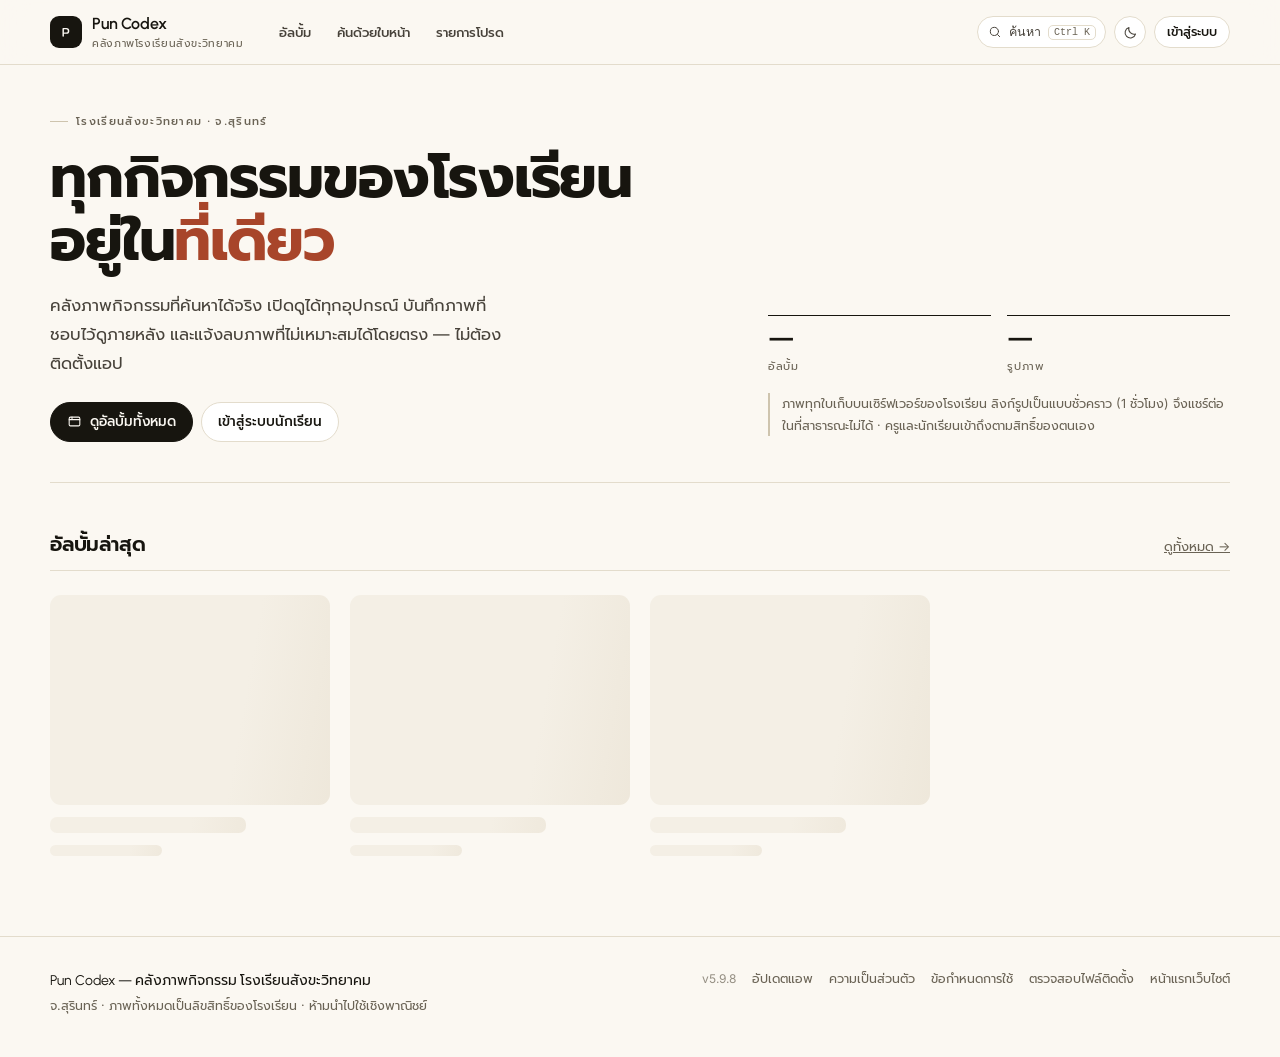
<file: app/index.html>
<!DOCTYPE html>
<html lang="th">
  <head>
    <meta charset="UTF-8" />
    <meta name="viewport" content="width=device-width, initial-scale=1.0, viewport-fit=cover" />
    <title>Pun Codex — คลังภาพกิจกรรม โรงเรียนสังขะวิทยาคม</title>
    <meta
      name="description"
      content="คลังภาพกิจกรรมของโรงเรียนสังขะวิทยาคม จ.สุรินทร์ — ดูอัลบั้ม ค้นหา บันทึกภาพโปรด และแจ้งลบภาพที่ไม่เหมาะสมได้จากเว็บ"
    />
    <meta name="theme-color" content="#17150f" />
    <link rel="manifest" href="./manifest.webmanifest" />
    <link rel="apple-touch-icon" href="./apple-touch-icon.png" />
    <meta name="apple-mobile-web-app-capable" content="yes" />
    <meta name="apple-mobile-web-app-status-bar-style" content="black-translucent" />
    <meta name="apple-mobile-web-app-title" content="Pun Codex" />
    <meta name="referrer" content="strict-origin-when-cross-origin" />
    <link
      rel="icon"
      href="data:image/svg+xml,%3Csvg xmlns='http://www.w3.org/2000/svg' viewBox='0 0 32 32'%3E%3Crect width='32' height='32' rx='8' fill='%2317150f'/%3E%3Cpath d='M10 22V10h5.5a4 4 0 0 1 0 8H12' stroke='%23fbf8f2' stroke-width='2.4' fill='none' stroke-linecap='round' stroke-linejoin='round'/%3E%3C/svg%3E"
    />
    <link rel="preconnect" href="https://fonts.googleapis.com" />
    <link rel="preconnect" href="https://fonts.gstatic.com" crossorigin />
    <link rel="preconnect" href="https://vnniykarguajyquamznz.supabase.co" />
    <link
      href="https://fonts.googleapis.com/css2?family=Inter:wght@400;500;600&family=Prompt:wght@400;500;600&family=Urbanist:wght@500;600;700&display=swap"
      rel="stylesheet"
    />
    <script type="module" crossorigin src="./assets/index-7ZL0_z1b.js"></script>
    <link rel="modulepreload" crossorigin href="./assets/vendor-BRnhmgIC.js">
    <link rel="modulepreload" crossorigin href="./assets/supabase-D5xPhma_.js">
    <link rel="stylesheet" crossorigin href="./assets/index-_y86llgP.css">
  </head>
  <body>
    <div id="boot" class="boot">
      <div class="boot-mark" aria-hidden="true">
        <svg width="26" height="26" viewBox="0 0 32 32" fill="none" stroke="currentColor" stroke-width="2.4" stroke-linecap="round" stroke-linejoin="round">
          <path d="M10 22V10h5.5a4 4 0 0 1 0 8H12" />
        </svg>
      </div>
      <p class="boot-label" role="status">กำลังเปิดคลังภาพ…</p>
    </div>
    <div id="root"></div>
    <noscript>
      <div style="max-width: 40rem; margin: 4rem auto; padding: 0 1.5rem; font-family: system-ui, sans-serif; line-height: 1.7">
        <h1 style="font-size: 1.4rem">ต้องเปิดใช้ JavaScript</h1>
        <p>คลังภาพนี้เป็นเว็บแอป ต้องเปิดใช้ JavaScript ในเบราว์เซอร์เพื่อดูอัลบั้มและรูปภาพ</p>
      </div>
    </noscript>
  </body>
</html>
</file>
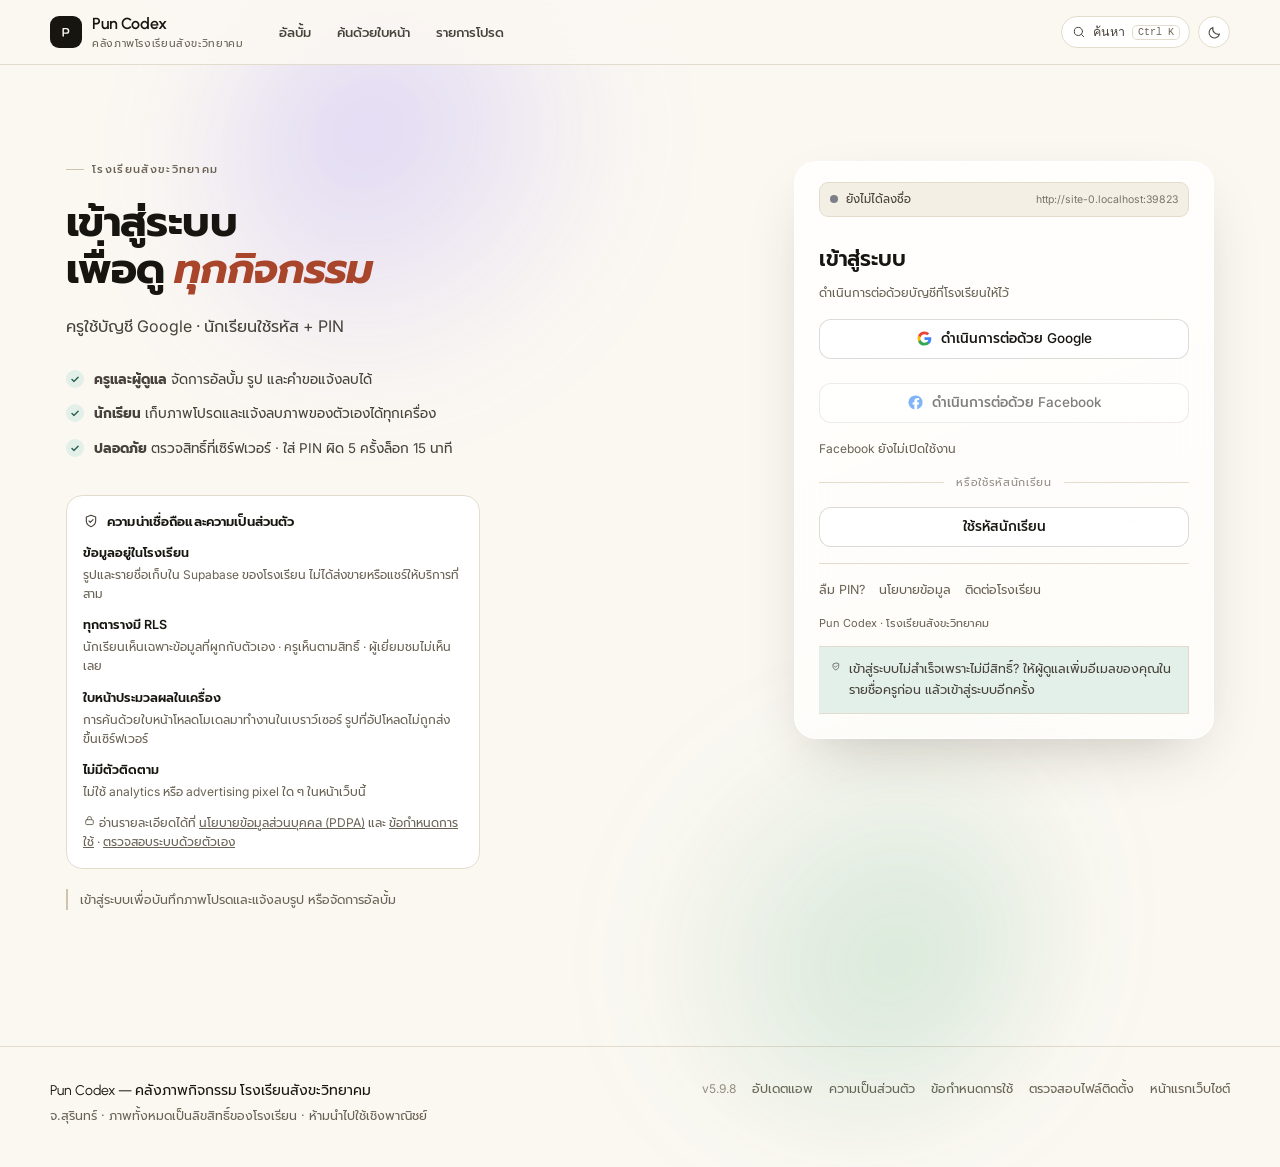
<file: login.html>
<!DOCTYPE html>
<html lang="th">
<head>
<meta charset="UTF-8">
<meta name="viewport" content="width=device-width, initial-scale=1.0">
<title>เข้าสู่ระบบ — Pun Codex</title>
<meta name="robots" content="noindex">
<meta name="theme-color" content="#eef6ef">
<link rel="icon" type="image/png" href="favicon.png">
<link rel="preconnect" href="https://fonts.googleapis.com">
<link rel="preconnect" href="https://fonts.gstatic.com" crossorigin>
<link href="https://fonts.googleapis.com/css2?family=Prompt:wght@400;500;600&family=Urbanist:wght@700;800&display=swap" rel="stylesheet">
<style>
  :root {
    --forest: #123a2b;
    --forest-2: #1d5540;
    --mint: #eef6ef;
    --ink: #16241d;
    --muted: #5c6f64;
    --line: rgba(18, 58, 43, .16);
  }
  * { box-sizing: border-box; }
  body {
    margin: 0;
    min-height: 100vh;
    display: grid;
    place-items: center;
    padding: 24px;
    background:
      radial-gradient(1200px 600px at 15% -10%, #ffffff 0%, transparent 60%),
      radial-gradient(900px 500px at 100% 0%, #dff0e4 0%, transparent 55%),
      var(--mint);
    color: var(--ink);
    font: 400 15px/1.7 'Prompt', system-ui, sans-serif;
    -webkit-font-smoothing: antialiased;
  }
  .card {
    width: min(440px, 100%);
    padding: 34px 30px 28px;
    border-radius: 24px;
    background: rgba(255, 255, 255, .82);
    border: 1px solid var(--line);
    box-shadow: 0 40px 80px -50px rgba(18, 58, 43, .55);
    text-align: center;
    backdrop-filter: blur(14px);
  }
  .mark {
    display: inline-grid;
    place-items: center;
    width: 46px;
    height: 46px;
    border-radius: 14px;
    background: var(--forest);
    color: #f3faf5;
    font: 800 15px/1 'Urbanist', sans-serif;
    letter-spacing: .02em;
  }
  h1 {
    margin: 18px 0 6px;
    font: 600 22px/1.35 'Prompt', sans-serif;
    color: var(--forest);
  }
  p {
    margin: 0 0 22px;
    font-size: 13.5px;
    color: var(--muted);
  }
  .btn {
    display: inline-flex;
    align-items: center;
    justify-content: center;
    width: 100%;
    height: 46px;
    border-radius: 999px;
    background: var(--forest);
    color: #f6fbf7;
    text-decoration: none;
    font: 500 14px 'Prompt', sans-serif;
    transition: background .18s ease;
  }
  .btn:hover { background: var(--forest-2); }
  .spin {
    width: 15px;
    height: 15px;
    margin: 0 auto 16px;
    border-radius: 50%;
    border: 2px solid rgba(18, 58, 43, .18);
    border-top-color: var(--forest);
    animation: spin .8s linear infinite;
  }
  @keyframes spin { to { transform: rotate(360deg); } }
  .foot {
    margin-top: 18px;
    font-size: 11.5px;
    color: var(--muted);
  }
  @media (prefers-reduced-motion: reduce) {
    .spin { animation-duration: .001ms !important; }
  }
</style>
</head>
<body>
  <main class="card">
    <span class="mark" aria-hidden="true">PC</span>
    <h1>เข้าสู่ระบบ</h1>
    <p>หน้าเข้าสู่ระบบย้ายไปอยู่ในเว็บแอปแล้ว — กำลังพาไปที่นั่น</p>
    <div class="spin" aria-hidden="true"></div>
    <a class="btn" href="./app/#/login">ไปที่หน้าเข้าสู่ระบบ</a>
    <div class="foot">Pun Codex · โรงเรียนสังขะวิทยาคม</div>
  </main>
  <script>
    // The web app owns authentication now (Google OAuth + student PIN on one
    // Supabase session). Keep old links working and pass an already-typed student
    // code straight through so the student only has to enter the PIN.
    var code = new URLSearchParams(location.search).get('code') || '';
    var target = './app/#/login' + (code ? '?code=' + encodeURIComponent(code) : '');
    location.replace(target);
  </script>
</body>
</html>
</file>
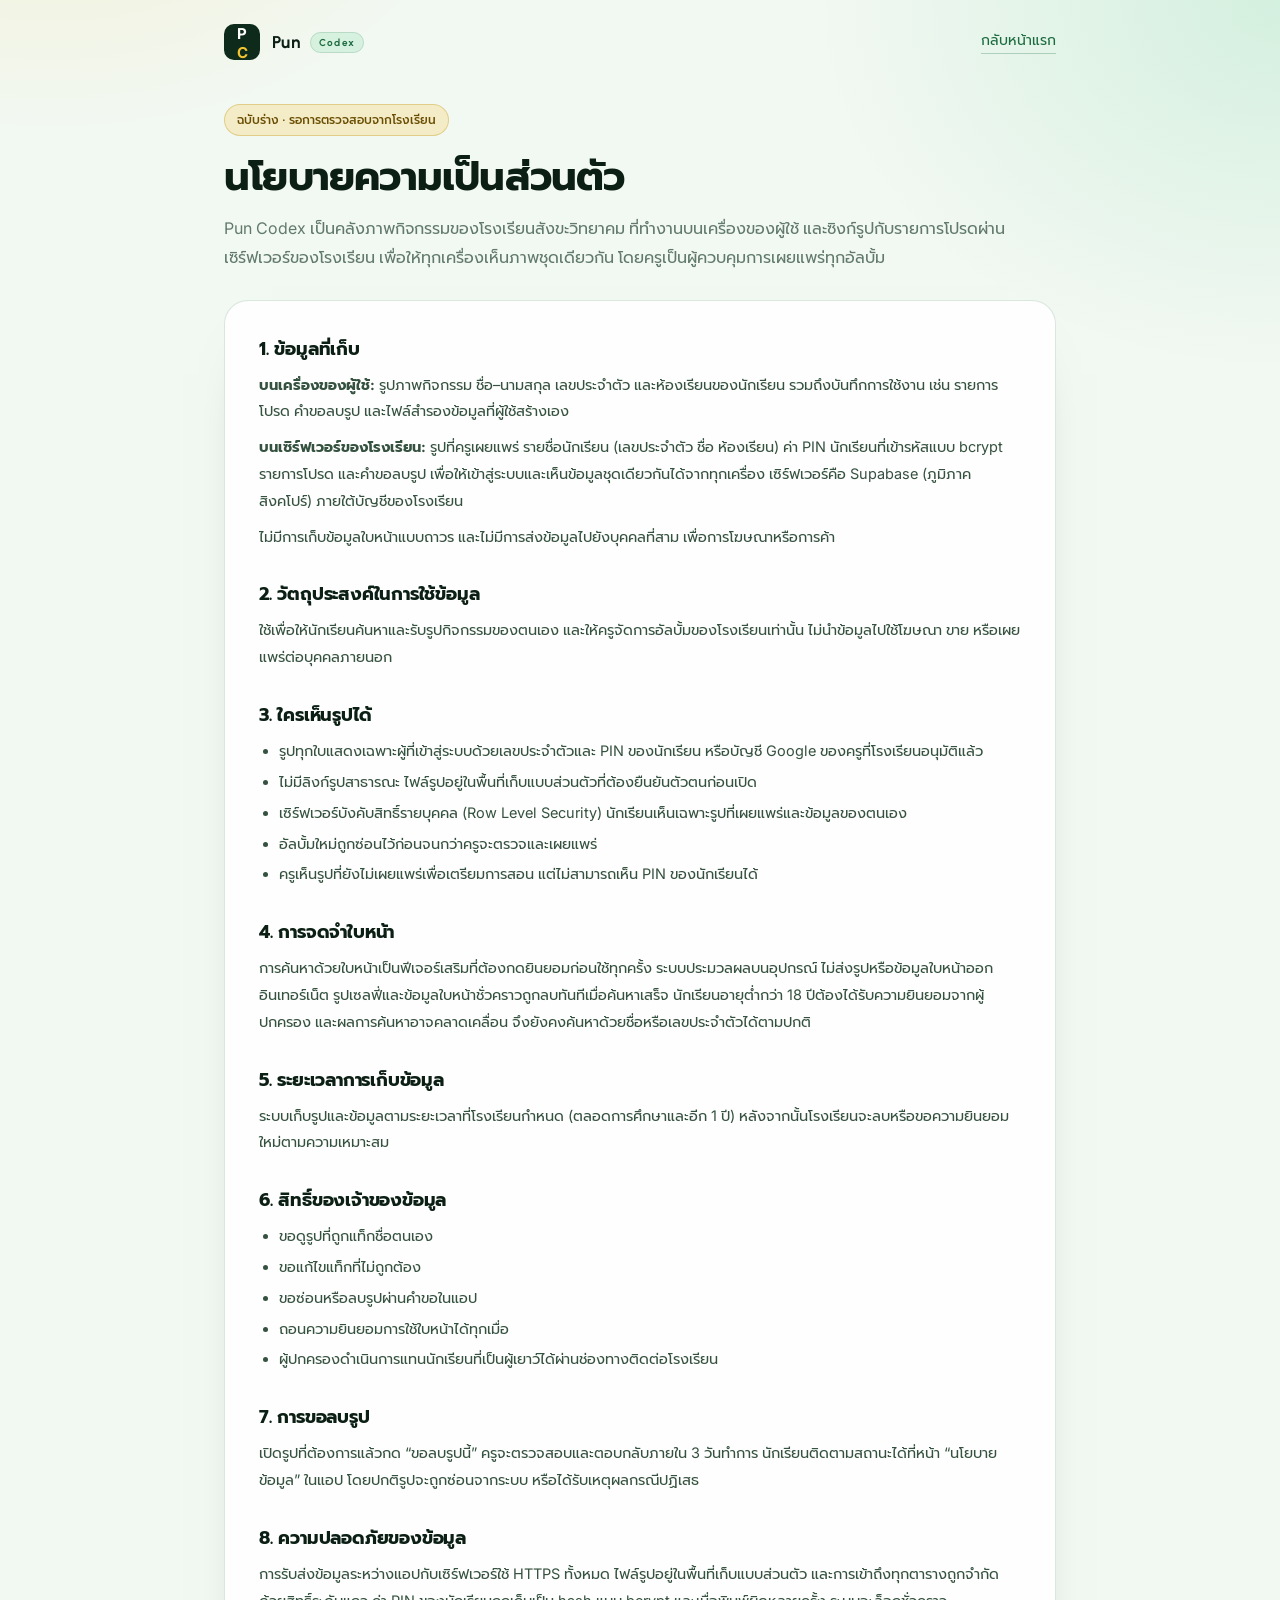
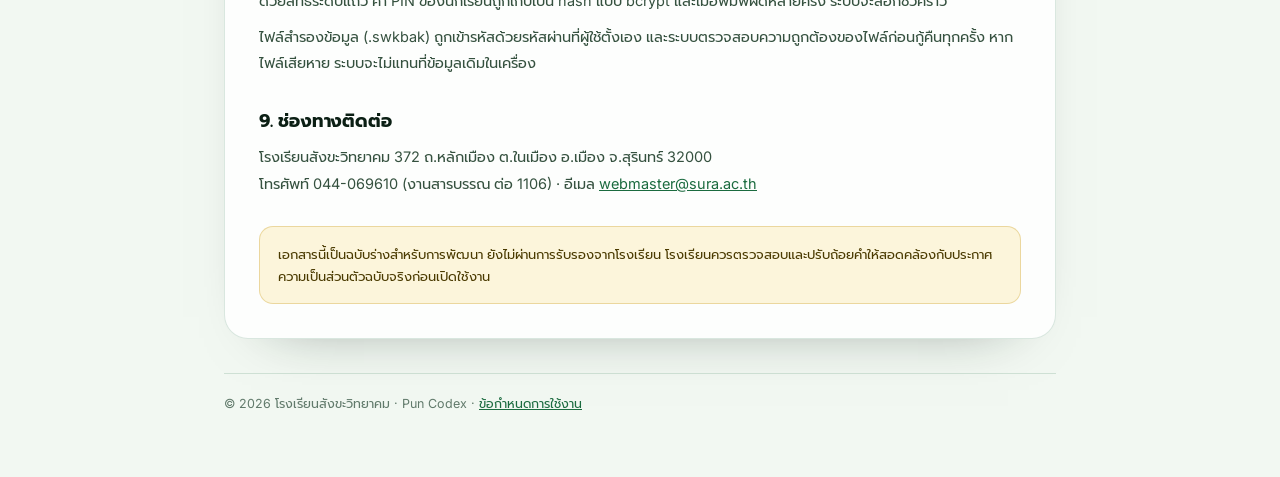
<file: privacy.html>
<!doctype html>
<html lang="th">
  <head>
    <meta charset="UTF-8" />
    <link rel="icon" type="image/png" href="./favicon.png" />
    <meta name="viewport" content="width=device-width, initial-scale=1.0" />
    <meta
      name="description"
      content="นโยบายความเป็นส่วนตัวของ Pun Codex คลังรูปกิจกรรมโรงเรียนสังขะวิทยาคม"
    />
    <link rel="preconnect" href="https://fonts.googleapis.com" />
    <link rel="preconnect" href="https://fonts.gstatic.com" crossorigin />
    <link
      href="https://fonts.googleapis.com/css2?family=Inter:wght@400;500;600&family=Prompt:wght@400;500;600&family=Urbanist:wght@600;700&display=swap"
      rel="stylesheet"
    />
    <link rel="stylesheet" href="./legal.css" />
    <title>นโยบายความเป็นส่วนตัว — Pun Codex</title>
  </head>
  <body>
    <div class="wrap">
      <header class="top">
        <a class="brand" href="./">
          <span class="brand-mark" aria-hidden="true">P<b>C</b></span>
          <strong>Pun <em>Codex</em></strong>
        </a>
        <a class="back" href="./">กลับหน้าแรก</a>
      </header>

      <span class="badge">ฉบับร่าง · รอการตรวจสอบจากโรงเรียน</span>
      <h1>นโยบายความเป็นส่วนตัว</h1>
      <p class="lead">
        Pun Codex เป็นคลังภาพกิจกรรมของโรงเรียนสังขะวิทยาคม ที่ทำงานบนเครื่องของผู้ใช้
        และซิงก์รูปกับรายการโปรดผ่านเซิร์ฟเวอร์ของโรงเรียน เพื่อให้ทุกเครื่องเห็นภาพชุดเดียวกัน
        โดยครูเป็นผู้ควบคุมการเผยแพร่ทุกอัลบั้ม
      </p>

      <article>
        <h2>1. ข้อมูลที่เก็บ</h2>
        <p>
          <strong>บนเครื่องของผู้ใช้:</strong> รูปภาพกิจกรรม ชื่อ–นามสกุล เลขประจำตัว
          และห้องเรียนของนักเรียน รวมถึงบันทึกการใช้งาน เช่น รายการโปรด คำขอลบรูป
          และไฟล์สำรองข้อมูลที่ผู้ใช้สร้างเอง
        </p>
        <p>
          <strong>บนเซิร์ฟเวอร์ของโรงเรียน:</strong> รูปที่ครูเผยแพร่ รายชื่อนักเรียน
          (เลขประจำตัว ชื่อ ห้องเรียน) ค่า PIN นักเรียนที่เข้ารหัสแบบ bcrypt รายการโปรด
          และคำขอลบรูป เพื่อให้เข้าสู่ระบบและเห็นข้อมูลชุดเดียวกันได้จากทุกเครื่อง
          เซิร์ฟเวอร์คือ Supabase (ภูมิภาคสิงคโปร์) ภายใต้บัญชีของโรงเรียน
        </p>
        <p>
          ไม่มีการเก็บข้อมูลใบหน้าแบบถาวร และไม่มีการส่งข้อมูลไปยังบุคคลที่สาม
          เพื่อการโฆษณาหรือการค้า
        </p>

        <h2>2. วัตถุประสงค์ในการใช้ข้อมูล</h2>
        <p>
          ใช้เพื่อให้นักเรียนค้นหาและรับรูปกิจกรรมของตนเอง และให้ครูจัดการอัลบั้มของโรงเรียนเท่านั้น
          ไม่นำข้อมูลไปใช้โฆษณา ขาย หรือเผยแพร่ต่อบุคคลภายนอก
        </p>

        <h2>3. ใครเห็นรูปได้</h2>
        <ul>
          <li>รูปทุกใบแสดงเฉพาะผู้ที่เข้าสู่ระบบด้วยเลขประจำตัวและ PIN ของนักเรียน หรือบัญชี Google ของครูที่โรงเรียนอนุมัติแล้ว</li>
          <li>ไม่มีลิงก์รูปสาธารณะ ไฟล์รูปอยู่ในพื้นที่เก็บแบบส่วนตัวที่ต้องยืนยันตัวตนก่อนเปิด</li>
          <li>เซิร์ฟเวอร์บังคับสิทธิ์รายบุคคล (Row Level Security) นักเรียนเห็นเฉพาะรูปที่เผยแพร่และข้อมูลของตนเอง</li>
          <li>อัลบั้มใหม่ถูกซ่อนไว้ก่อนจนกว่าครูจะตรวจและเผยแพร่</li>
          <li>ครูเห็นรูปที่ยังไม่เผยแพร่เพื่อเตรียมการสอน แต่ไม่สามารถเห็น PIN ของนักเรียนได้</li>
        </ul>

        <h2>4. การจดจำใบหน้า</h2>
        <p>
          การค้นหาด้วยใบหน้าเป็นฟีเจอร์เสริมที่ต้องกดยินยอมก่อนใช้ทุกครั้ง
          ระบบประมวลผลบนอุปกรณ์ ไม่ส่งรูปหรือข้อมูลใบหน้าออกอินเทอร์เน็ต
          รูปเซลฟี่และข้อมูลใบหน้าชั่วคราวถูกลบทันทีเมื่อค้นหาเสร็จ
          นักเรียนอายุต่ำกว่า 18 ปีต้องได้รับความยินยอมจากผู้ปกครอง
          และผลการค้นหาอาจคลาดเคลื่อน จึงยังคงค้นหาด้วยชื่อหรือเลขประจำตัวได้ตามปกติ
        </p>

        <h2>5. ระยะเวลาการเก็บข้อมูล</h2>
        <p>
          ระบบเก็บรูปและข้อมูลตามระยะเวลาที่โรงเรียนกำหนด (ตลอดการศึกษาและอีก 1 ปี)
          หลังจากนั้นโรงเรียนจะลบหรือขอความยินยอมใหม่ตามความเหมาะสม
        </p>

        <h2>6. สิทธิ์ของเจ้าของข้อมูล</h2>
        <ul>
          <li>ขอดูรูปที่ถูกแท็กชื่อตนเอง</li>
          <li>ขอแก้ไขแท็กที่ไม่ถูกต้อง</li>
          <li>ขอซ่อนหรือลบรูปผ่านคำขอในแอป</li>
          <li>ถอนความยินยอมการใช้ใบหน้าได้ทุกเมื่อ</li>
          <li>ผู้ปกครองดำเนินการแทนนักเรียนที่เป็นผู้เยาว์ได้ผ่านช่องทางติดต่อโรงเรียน</li>
        </ul>

        <h2>7. การขอลบรูป</h2>
        <p>
          เปิดรูปที่ต้องการแล้วกด “ขอลบรูปนี้” ครูจะตรวจสอบและตอบกลับภายใน 3 วันทำการ
          นักเรียนติดตามสถานะได้ที่หน้า “นโยบายข้อมูล” ในแอป
          โดยปกติรูปจะถูกซ่อนจากระบบ หรือได้รับเหตุผลกรณีปฏิเสธ
        </p>

        <h2>8. ความปลอดภัยของข้อมูล</h2>
        <p>
          การรับส่งข้อมูลระหว่างแอปกับเซิร์ฟเวอร์ใช้ HTTPS ทั้งหมด
          ไฟล์รูปอยู่ในพื้นที่เก็บแบบส่วนตัว และการเข้าถึงทุกตารางถูกจำกัดด้วยสิทธิ์ระดับแถว
          ค่า PIN ของนักเรียนถูกเก็บเป็น hash แบบ bcrypt และเมื่อพิมพ์ผิดหลายครั้ง
          ระบบจะล็อกชั่วคราว
        </p>
        <p>
          ไฟล์สำรองข้อมูล (.swkbak) ถูกเข้ารหัสด้วยรหัสผ่านที่ผู้ใช้ตั้งเอง
          และระบบตรวจสอบความถูกต้องของไฟล์ก่อนกู้คืนทุกครั้ง
          หากไฟล์เสียหาย ระบบจะไม่แทนที่ข้อมูลเดิมในเครื่อง
        </p>

        <h2>9. ช่องทางติดต่อ</h2>
        <p>
          โรงเรียนสังขะวิทยาคม 372 ถ.หลักเมือง ต.ในเมือง อ.เมือง จ.สุรินทร์ 32000<br />
          โทรศัพท์ 044-069610 (งานสารบรรณ ต่อ 1106) · อีเมล
          <a href="mailto:webmaster@sura.ac.th">webmaster@sura.ac.th</a>
        </p>

        <p class="note">
          เอกสารนี้เป็นฉบับร่างสำหรับการพัฒนา ยังไม่ผ่านการรับรองจากโรงเรียน
          โรงเรียนควรตรวจสอบและปรับถ้อยคำให้สอดคล้องกับประกาศความเป็นส่วนตัวฉบับจริงก่อนเปิดใช้งาน
        </p>
      </article>

      <footer>
        © 2026 โรงเรียนสังขะวิทยาคม · Pun Codex ·
        <a href="./terms.html">ข้อกำหนดการใช้งาน</a>
      </footer>
    </div>
  </body>
</html>
</file>
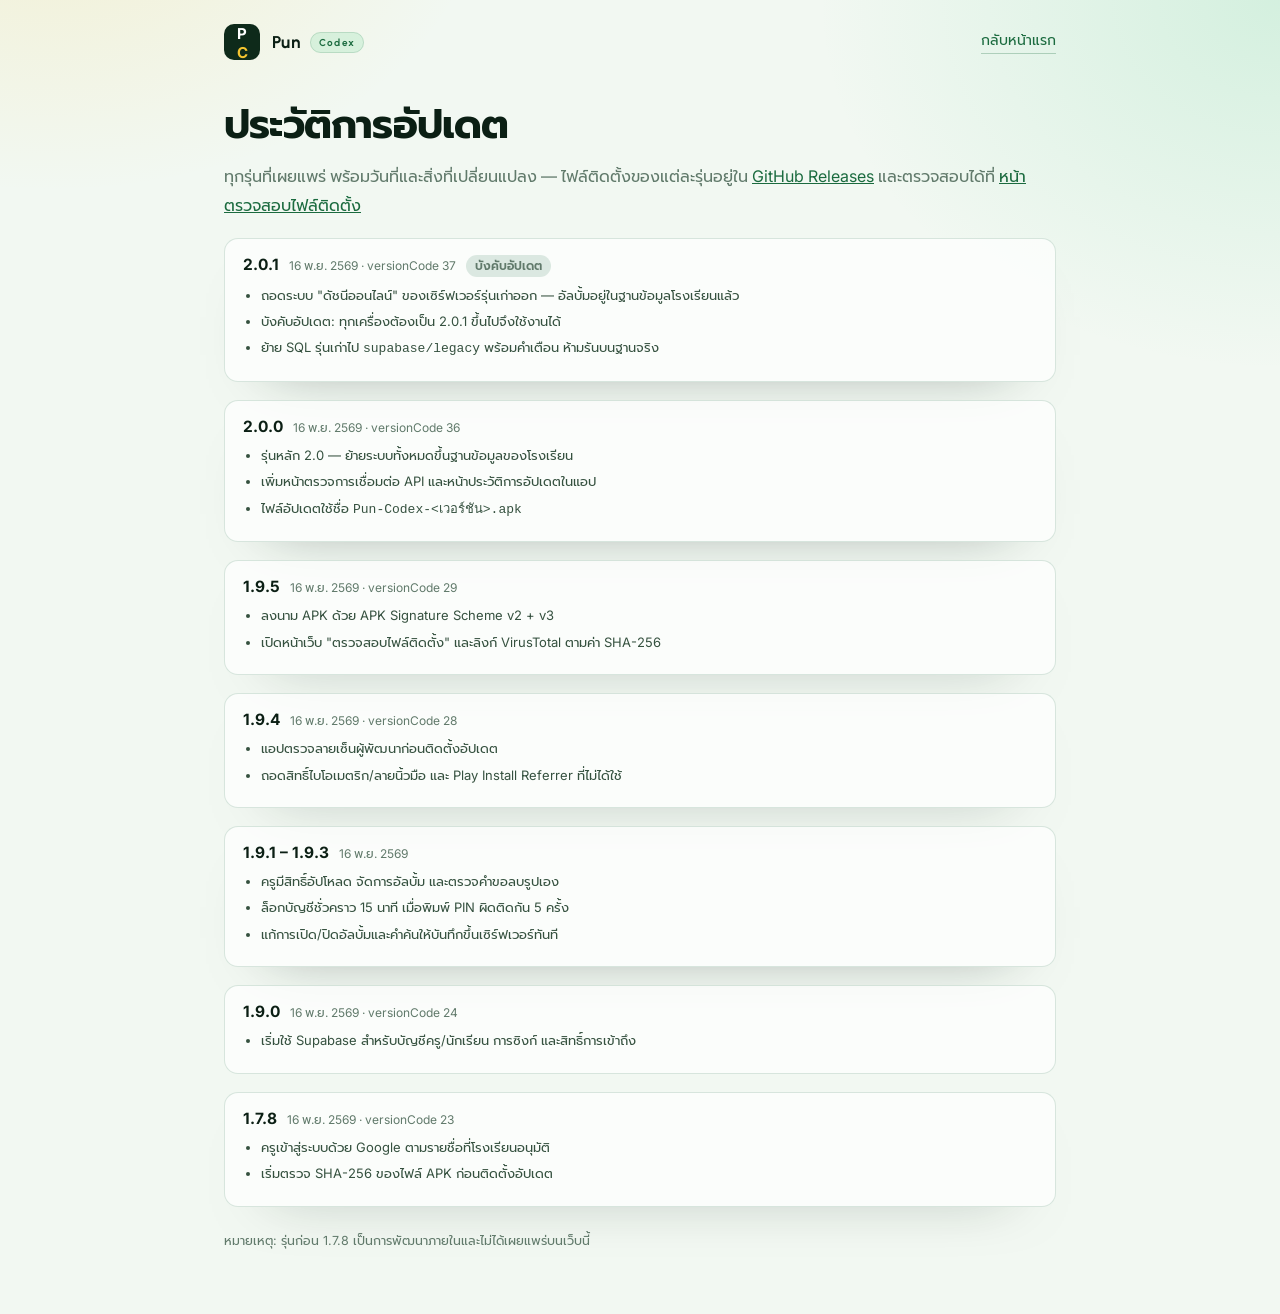
<file: releases.html>
<!doctype html>
<html lang="th">
  <head>
    <meta charset="UTF-8" />
    <link rel="icon" type="image/png" href="./favicon.png" />
    <meta name="viewport" content="width=device-width, initial-scale=1.0" />
    <meta
      name="description"
      content="ประวัติการอัปเดต Pun Codex ทุกรุ่น พร้อมวันที่และสิ่งที่เปลี่ยนแปลง"
    />
    <meta name="theme-color" content="#1b6b3f" />
    <meta name="referrer" content="strict-origin-when-cross-origin" />
    <link rel="preconnect" href="https://fonts.googleapis.com" />
    <link rel="preconnect" href="https://fonts.gstatic.com" crossorigin />
    <link
      href="https://fonts.googleapis.com/css2?family=Inter:wght@400;500;600&family=Prompt:wght@400;500;600&family=Urbanist:wght@600;700&display=swap"
      rel="stylesheet"
    />
    <link rel="stylesheet" href="./legal.css" />
    <title>ประวัติการอัปเดต — Pun Codex</title>
    <style>
      .release {
        margin-top: 18px;
        padding: 16px 18px;
        border: 1px solid rgba(27, 107, 63, 0.16);
        border-radius: 14px;
        background: rgba(255, 255, 255, 0.7);
      }
      .release-head {
        display: flex;
        flex-wrap: wrap;
        align-items: baseline;
        gap: 10px;
        margin-bottom: 8px;
      }
      .release-head strong { font-size: 15.5px; color: #0b1f14; }
      .release-head span { font-size: 12px; color: #617a6b; }
      .tag {
        font-size: 11px;
        font-weight: 600;
        padding: 2px 9px;
        border-radius: 999px;
        color: #0e2a1a;
        background: rgba(201, 162, 39, 0.25);
      }
      .tag-now { background: rgba(27, 107, 63, 0.14); color: #1b6b3f; }
      .release ul { margin: 0; padding-left: 18px; }
      .release li { font-size: 13px; line-height: 1.65; margin-bottom: 5px; }
      .release a { color: #1b6b3f; }
    </style>
  </head>
  <body>
    <div class="wrap">
      <header class="top">
        <a class="brand" href="./">
          <span class="brand-mark" aria-hidden="true">P<b>C</b></span>
          <strong>Pun <em>Codex</em></strong>
        </a>
        <a class="back" href="./">กลับหน้าแรก</a>
      </header>

      <h1>ประวัติการอัปเดต</h1>
      <p class="lead">
        ทุกรุ่นที่เผยแพร่ พร้อมวันที่และสิ่งที่เปลี่ยนแปลง — ไฟล์ติดตั้งของแต่ละรุ่นอยู่ใน
        <a href="https://github.com/punnasilarty-cyber/puncodex/releases">GitHub Releases</a>
        และตรวจสอบได้ที่ <a href="./verify.html">หน้าตรวจสอบไฟล์ติดตั้ง</a>
      </p>

      <div id="releases">
        <article class="release">
          <div class="release-head">
            <strong>2.0.1</strong>
            <span>16 พ.ย. 2569 · versionCode 37</span>
            <span class="tag tag-now">บังคับอัปเดต</span>
          </div>
          <ul>
            <li>ถอดระบบ "ดัชนีออนไลน์" ของเซิร์ฟเวอร์รุ่นเก่าออก — อัลบั้มอยู่ในฐานข้อมูลโรงเรียนแล้ว</li>
            <li>บังคับอัปเดต: ทุกเครื่องต้องเป็น 2.0.1 ขึ้นไปจึงใช้งานได้</li>
            <li>ย้าย SQL รุ่นเก่าไป <code>supabase/legacy</code> พร้อมคำเตือน ห้ามรันบนฐานจริง</li>
          </ul>
        </article>

        <article class="release">
          <div class="release-head">
            <strong>2.0.0</strong>
            <span>16 พ.ย. 2569 · versionCode 36</span>
          </div>
          <ul>
            <li>รุ่นหลัก 2.0 — ย้ายระบบทั้งหมดขึ้นฐานข้อมูลของโรงเรียน</li>
            <li>เพิ่มหน้าตรวจการเชื่อมต่อ API และหน้าประวัติการอัปเดตในแอป</li>
            <li>ไฟล์อัปเดตใช้ชื่อ <code>Pun-Codex-&lt;เวอร์ชัน&gt;.apk</code></li>
          </ul>
        </article>

        <article class="release">
          <div class="release-head">
            <strong>1.9.5</strong>
            <span>16 พ.ย. 2569 · versionCode 29</span>
          </div>
          <ul>
            <li>ลงนาม APK ด้วย APK Signature Scheme v2 + v3</li>
            <li>เปิดหน้าเว็บ "ตรวจสอบไฟล์ติดตั้ง" และลิงก์ VirusTotal ตามค่า SHA-256</li>
          </ul>
        </article>

        <article class="release">
          <div class="release-head">
            <strong>1.9.4</strong>
            <span>16 พ.ย. 2569 · versionCode 28</span>
          </div>
          <ul>
            <li>แอปตรวจลายเซ็นผู้พัฒนาก่อนติดตั้งอัปเดต</li>
            <li>ถอดสิทธิ์ไบโอเมตริก/ลายนิ้วมือ และ Play Install Referrer ที่ไม่ได้ใช้</li>
          </ul>
        </article>

        <article class="release">
          <div class="release-head">
            <strong>1.9.1 – 1.9.3</strong>
            <span>16 พ.ย. 2569</span>
          </div>
          <ul>
            <li>ครูมีสิทธิ์อัปโหลด จัดการอัลบั้ม และตรวจคำขอลบรูปเอง</li>
            <li>ล็อกบัญชีชั่วคราว 15 นาที เมื่อพิมพ์ PIN ผิดติดกัน 5 ครั้ง</li>
            <li>แก้การเปิด/ปิดอัลบั้มและคำค้นให้บันทึกขึ้นเซิร์ฟเวอร์ทันที</li>
          </ul>
        </article>

        <article class="release">
          <div class="release-head">
            <strong>1.9.0</strong>
            <span>16 พ.ย. 2569 · versionCode 24</span>
          </div>
          <ul>
            <li>เริ่มใช้ Supabase สำหรับบัญชีครู/นักเรียน การซิงก์ และสิทธิ์การเข้าถึง</li>
          </ul>
        </article>

        <article class="release">
          <div class="release-head">
            <strong>1.7.8</strong>
            <span>16 พ.ย. 2569 · versionCode 23</span>
          </div>
          <ul>
            <li>ครูเข้าสู่ระบบด้วย Google ตามรายชื่อที่โรงเรียนอนุมัติ</li>
            <li>เริ่มตรวจ SHA-256 ของไฟล์ APK ก่อนติดตั้งอัปเดต</li>
          </ul>
        </article>
      </div>

      <p class="muted" style="color: #617a6b; font-size: 12.5px; margin-top: 22px">
        หมายเหตุ: รุ่นก่อน 1.7.8 เป็นการพัฒนาภายในและไม่ได้เผยแพร่บนเว็บนี้
      </p>
    </div>
  </body>
</html>
</file>
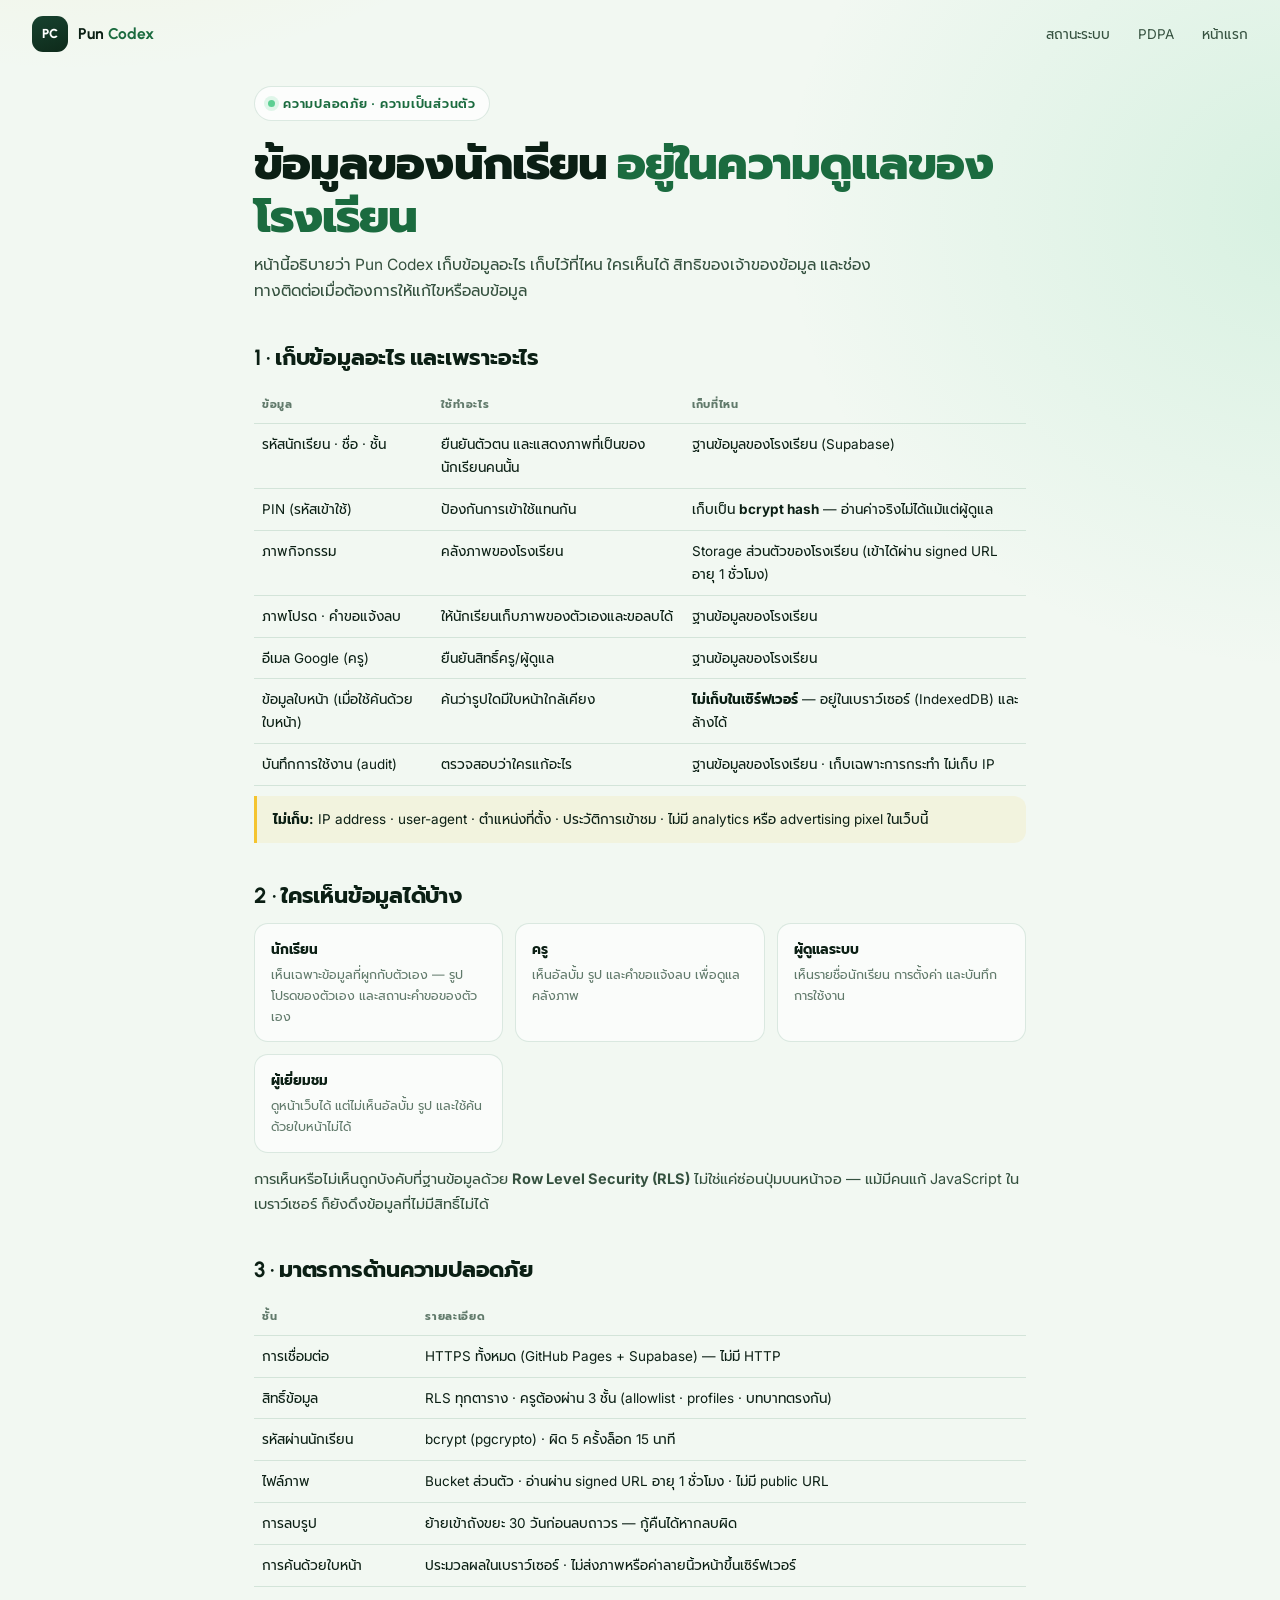
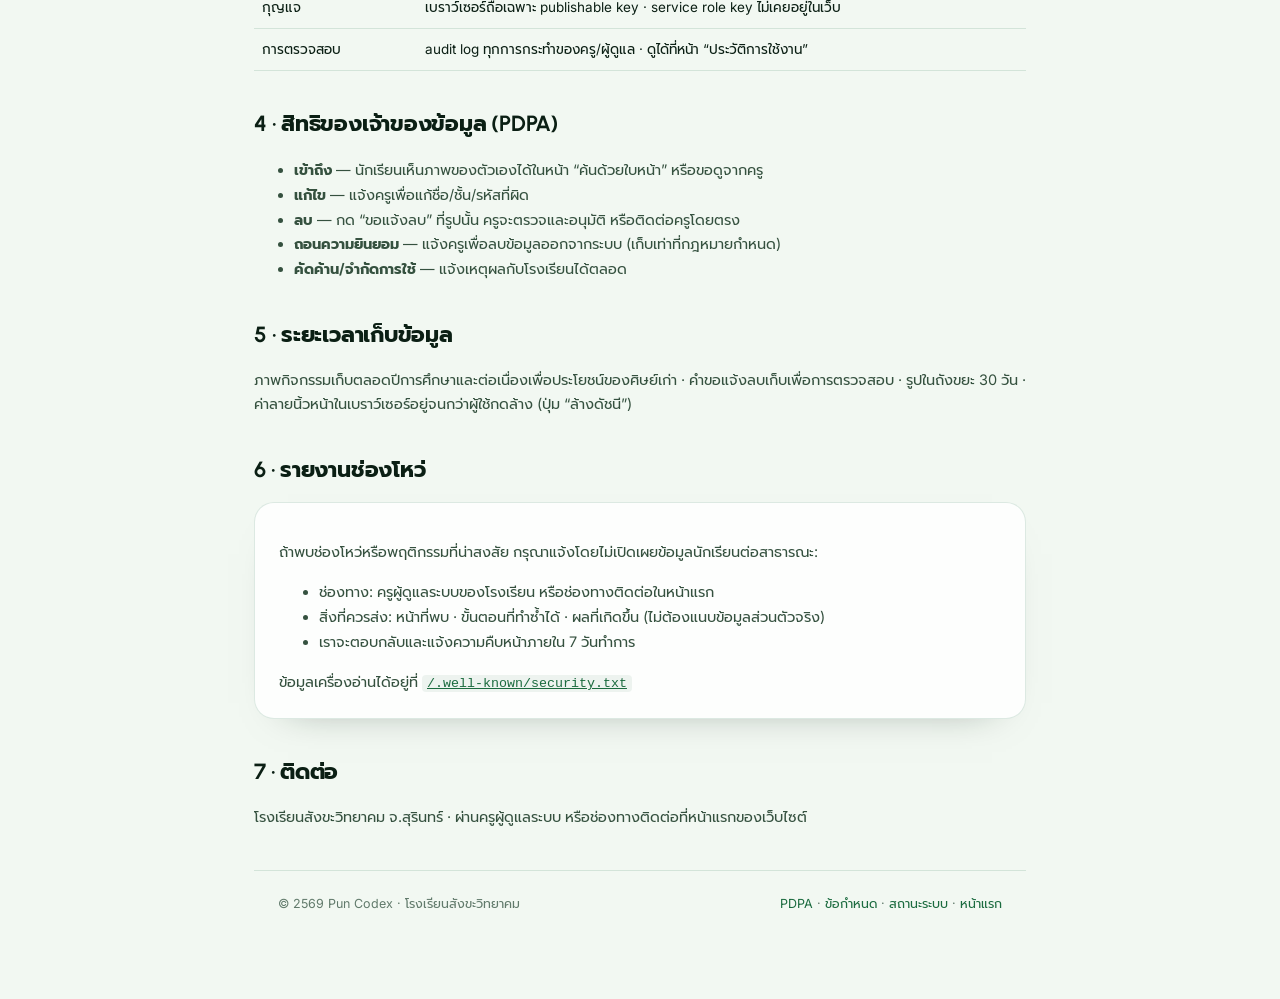
<file: security.html>
<!DOCTYPE html>
<html lang="th">
<head>
<meta charset="UTF-8">
<meta name="viewport" content="width=device-width, initial-scale=1.0">
<title>ความปลอดภัยและความเป็นส่วนตัว — Pun Codex</title>
<meta name="description" content="Pun Codex เก็บข้อมูลอะไร เก็บที่ไหน ใครเห็นได้บ้าง สิทธิของเจ้าของข้อมูล และช่องทางแจ้งลบหรือรายงานช่องโหว่">
<link rel="icon" type="image/png" href="favicon.png">
<link rel="preconnect" href="https://fonts.googleapis.com">
<link rel="preconnect" href="https://fonts.gstatic.com" crossorigin>
<link href="https://fonts.googleapis.com/css2?family=Inter:wght@400;500;600;700&family=Prompt:wght@400;500;600&family=Urbanist:wght@600;700;800&display=swap" rel="stylesheet">
<style>
  :root {
    --ink:#0b1f14; --ink-soft:#35513f; --muted:#617a6b;
    --green:#1b6b3f; --green-deep:#0e2a1a; --mint:#5ccf92; --gold:#f4c430;
    --bg:#f2f8f2; --surface:rgba(255,255,255,.8); --line:rgba(27,107,63,.14);
    --body:"Inter","Prompt",system-ui,sans-serif; --display:"Urbanist","Prompt",system-ui,sans-serif;
  }
  *{box-sizing:border-box}
  body{margin:0;color:var(--ink);font-family:var(--body);line-height:1.7;background:
    radial-gradient(900px 620px at 6% -12%,rgba(244,196,48,.14),transparent 62%),
    radial-gradient(820px 720px at 102% 8%,rgba(92,207,146,.18),transparent 64%),var(--bg);
    -webkit-font-smoothing:antialiased}
  a{color:var(--green)}
  header.top{display:flex;align-items:center;gap:14px;padding:16px 32px}
  .brand{display:flex;align-items:center;gap:10px;text-decoration:none;color:inherit}
  .brand-mark{width:36px;height:36px;border-radius:11px;display:grid;place-items:center;
    background:linear-gradient(160deg,#17422f,var(--green-deep));color:#fff;font-family:var(--display);font-weight:800;font-size:13px}
  .brand-text{font-family:var(--display);font-weight:700;font-size:15.5px}
  .brand-text span{color:var(--green)}
  header.top .spacer{flex:1}
  header.top a.link{font-size:13.5px;text-decoration:none;color:var(--ink-soft);margin-left:14px}
  main{max-width:820px;margin:0 auto;padding:18px 24px 64px}
  .eyebrow{display:inline-flex;align-items:center;gap:8px;padding:6px 13px;border-radius:999px;
    border:1px solid var(--line);background:rgba(255,255,255,.72);color:var(--green);
    font-size:12.5px;font-weight:600;letter-spacing:.06em}
  .eyebrow::before{content:"";width:7px;height:7px;border-radius:50%;background:var(--mint);box-shadow:0 0 0 4px rgba(92,207,146,.18)}
  h1{font-family:var(--display);font-weight:800;font-size:clamp(30px,4.2vw,46px);line-height:1.14;
    letter-spacing:-.02em;margin:16px 0 10px}
  h1 em{font-style:normal;color:var(--green)}
  .lede{color:var(--ink-soft);font-size:15.5px;margin:0 0 26px;max-width:62ch}
  h2{font-family:var(--display);font-size:22px;margin:34px 0 8px;letter-spacing:-.01em}
  h3{font-size:15px;margin:18px 0 4px}
  p,li{font-size:14.5px;color:var(--ink-soft)}
  .card{background:var(--surface);border:1px solid var(--line);border-radius:20px;padding:22px 24px;margin:14px 0;
    box-shadow:0 18px 40px -34px rgba(11,31,20,.5)}
  table{width:100%;border-collapse:collapse;margin:10px 0;font-size:13.5px}
  th,td{text-align:left;padding:9px 8px;border-bottom:1px solid var(--line);vertical-align:top}
  th{font-size:11px;text-transform:uppercase;letter-spacing:.06em;color:var(--muted)}
  code{font-family:ui-monospace,SFMono-Regular,monospace;font-size:.92em;background:rgba(27,107,63,.07);
    padding:1px 5px;border-radius:4px}
  .grid{display:grid;grid-template-columns:repeat(auto-fit,minmax(230px,1fr));gap:12px}
  .tile{border:1px solid var(--line);border-radius:14px;padding:14px 16px;background:rgba(255,255,255,.6)}
  .tile b{display:block;font-size:13.5px;margin-bottom:3px}
  .tile p{margin:0;font-size:12.5px;color:var(--muted)}
  .callout{border-left:3px solid var(--gold);background:rgba(244,196,48,.1);padding:12px 16px;border-radius:0 12px 12px 0;font-size:13.5px}
  footer{border-top:1px solid var(--line);margin-top:40px;padding:22px 24px;font-size:12.5px;color:var(--muted)}
  footer .inner{max-width:820px;margin:0 auto;display:flex;gap:14px;flex-wrap:wrap;justify-content:space-between}
  footer a{text-decoration:none}
  @media (prefers-reduced-motion: reduce){*{transition-duration:.001ms!important;animation-duration:.001ms!important}}
</style>
</head>
<body>

<header class="top">
  <a class="brand" href="./"><span class="brand-mark">PC</span><span class="brand-text">Pun <span>Codex</span></span></a>
  <span class="spacer"></span>
  <a class="link" href="./status.html">สถานะระบบ</a>
  <a class="link" href="./privacy.html">PDPA</a>
  <a class="link" href="./">หน้าแรก</a>
</header>

<main>
  <span class="eyebrow">ความปลอดภัย · ความเป็นส่วนตัว</span>
  <h1>ข้อมูลของนักเรียน <em>อยู่ในความดูแลของโรงเรียน</em></h1>
  <p class="lede">
    หน้านี้อธิบายว่า Pun Codex เก็บข้อมูลอะไร เก็บไว้ที่ไหน ใครเห็นได้ สิทธิของเจ้าของข้อมูล
    และช่องทางติดต่อเมื่อต้องการให้แก้ไขหรือลบข้อมูล
  </p>

  <h2>1 · เก็บข้อมูลอะไร และเพราะอะไร</h2>
  <table>
    <thead><tr><th>ข้อมูล</th><th>ใช้ทำอะไร</th><th>เก็บที่ไหน</th></tr></thead>
    <tbody>
      <tr><td>รหัสนักเรียน · ชื่อ · ชั้น</td><td>ยืนยันตัวตน และแสดงภาพที่เป็นของนักเรียนคนนั้น</td><td>ฐานข้อมูลของโรงเรียน (Supabase)</td></tr>
      <tr><td>PIN (รหัสเข้าใช้)</td><td>ป้องกันการเข้าใช้แทนกัน</td><td>เก็บเป็น <b>bcrypt hash</b> — อ่านค่าจริงไม่ได้แม้แต่ผู้ดูแล</td></tr>
      <tr><td>ภาพกิจกรรม</td><td>คลังภาพของโรงเรียน</td><td>Storage ส่วนตัวของโรงเรียน (เข้าได้ผ่าน signed URL อายุ 1 ชั่วโมง)</td></tr>
      <tr><td>ภาพโปรด · คำขอแจ้งลบ</td><td>ให้นักเรียนเก็บภาพของตัวเองและขอลบได้</td><td>ฐานข้อมูลของโรงเรียน</td></tr>
      <tr><td>อีเมล Google (ครู)</td><td>ยืนยันสิทธิ์ครู/ผู้ดูแล</td><td>ฐานข้อมูลของโรงเรียน</td></tr>
      <tr><td>ข้อมูลใบหน้า (เมื่อใช้ค้นด้วยใบหน้า)</td><td>ค้นว่ารูปใดมีใบหน้าใกล้เคียง</td><td><b>ไม่เก็บในเซิร์ฟเวอร์</b> — อยู่ในเบราว์เซอร์ (IndexedDB) และล้างได้</td></tr>
      <tr><td>บันทึกการใช้งาน (audit)</td><td>ตรวจสอบว่าใครแก้อะไร</td><td>ฐานข้อมูลของโรงเรียน · เก็บเฉพาะการกระทำ ไม่เก็บ IP</td></tr>
    </tbody>
  </table>
  <div class="callout">
    <b>ไม่เก็บ:</b> IP address · user-agent · ตำแหน่งที่ตั้ง · ประวัติการเข้าชม · ไม่มี analytics หรือ advertising pixel ในเว็บนี้
  </div>

  <h2>2 · ใครเห็นข้อมูลได้บ้าง</h2>
  <div class="grid">
    <div class="tile"><b>นักเรียน</b><p>เห็นเฉพาะข้อมูลที่ผูกกับตัวเอง — รูปโปรดของตัวเอง และสถานะคำขอของตัวเอง</p></div>
    <div class="tile"><b>ครู</b><p>เห็นอัลบั้ม รูป และคำขอแจ้งลบ เพื่อดูแลคลังภาพ</p></div>
    <div class="tile"><b>ผู้ดูแลระบบ</b><p>เห็นรายชื่อนักเรียน การตั้งค่า และบันทึกการใช้งาน</p></div>
    <div class="tile"><b>ผู้เยี่ยมชม</b><p>ดูหน้าเว็บได้ แต่ไม่เห็นอัลบั้ม รูป และใช้ค้นด้วยใบหน้าไม่ได้</p></div>
  </div>
  <p>
    การเห็นหรือไม่เห็นถูกบังคับที่ฐานข้อมูลด้วย <b>Row Level Security (RLS)</b> ไม่ใช่แค่ซ่อนปุ่มบนหน้าจอ
    — แม้มีคนแก้ JavaScript ในเบราว์เซอร์ ก็ยังดึงข้อมูลที่ไม่มีสิทธิ์ไม่ได้
  </p>

  <h2>3 · มาตรการด้านความปลอดภัย</h2>
  <table>
    <thead><tr><th>ชั้น</th><th>รายละเอียด</th></tr></thead>
    <tbody>
      <tr><td>การเชื่อมต่อ</td><td>HTTPS ทั้งหมด (GitHub Pages + Supabase) — ไม่มี HTTP</td></tr>
      <tr><td>สิทธิ์ข้อมูล</td><td>RLS ทุกตาราง · ครูต้องผ่าน 3 ชั้น (allowlist · profiles · บทบาทตรงกัน)</td></tr>
      <tr><td>รหัสผ่านนักเรียน</td><td>bcrypt (pgcrypto) · ผิด 5 ครั้งล็อก 15 นาที</td></tr>
      <tr><td>ไฟล์ภาพ</td><td>Bucket ส่วนตัว · อ่านผ่าน signed URL อายุ 1 ชั่วโมง · ไม่มี public URL</td></tr>
      <tr><td>การลบรูป</td><td>ย้ายเข้าถังขยะ 30 วันก่อนลบถาวร — กู้คืนได้หากลบผิด</td></tr>
      <tr><td>การค้นด้วยใบหน้า</td><td>ประมวลผลในเบราว์เซอร์ · ไม่ส่งภาพหรือค่าลายนิ้วหน้าขึ้นเซิร์ฟเวอร์</td></tr>
      <tr><td>กุญแจ</td><td>เบราว์เซอร์ถือเฉพาะ publishable key · service role key ไม่เคยอยู่ในเว็บ</td></tr>
      <tr><td>การตรวจสอบ</td><td>audit log ทุกการกระทำของครู/ผู้ดูแล · ดูได้ที่หน้า “ประวัติการใช้งาน”</td></tr>
    </tbody>
  </table>

  <h2>4 · สิทธิของเจ้าของข้อมูล (PDPA)</h2>
  <ul>
    <li><b>เข้าถึง</b> — นักเรียนเห็นภาพของตัวเองได้ในหน้า “ค้นด้วยใบหน้า” หรือขอดูจากครู</li>
    <li><b>แก้ไข</b> — แจ้งครูเพื่อแก้ชื่อ/ชั้น/รหัสที่ผิด</li>
    <li><b>ลบ</b> — กด “ขอแจ้งลบ” ที่รูปนั้น ครูจะตรวจและอนุมัติ หรือติดต่อครูโดยตรง</li>
    <li><b>ถอนความยินยอม</b> — แจ้งครูเพื่อลบข้อมูลออกจากระบบ (เก็บเท่าที่กฎหมายกำหนด)</li>
    <li><b>คัดค้าน/จำกัดการใช้</b> — แจ้งเหตุผลกับโรงเรียนได้ตลอด</li>
  </ul>

  <h2>5 · ระยะเวลาเก็บข้อมูล</h2>
  <p>
    ภาพกิจกรรมเก็บตลอดปีการศึกษาและต่อเนื่องเพื่อประโยชน์ของศิษย์เก่า · คำขอแจ้งลบเก็บเพื่อการตรวจสอบ ·
    รูปในถังขยะ 30 วัน · ค่าลายนิ้วหน้าในเบราว์เซอร์อยู่จนกว่าผู้ใช้กดล้าง (ปุ่ม “ล้างดัชนี”)
  </p>

  <h2>6 · รายงานช่องโหว่</h2>
  <div class="card">
    <p>
      ถ้าพบช่องโหว่หรือพฤติกรรมที่น่าสงสัย กรุณาแจ้งโดยไม่เปิดเผยข้อมูลนักเรียนต่อสาธารณะ:
    </p>
    <ul>
      <li>ช่องทาง: ครูผู้ดูแลระบบของโรงเรียน หรือช่องทางติดต่อในหน้าแรก</li>
      <li>สิ่งที่ควรส่ง: หน้าที่พบ · ขั้นตอนที่ทำซ้ำได้ · ผลที่เกิดขึ้น (ไม่ต้องแนบข้อมูลส่วนตัวจริง)</li>
      <li>เราจะตอบกลับและแจ้งความคืบหน้าภายใน 7 วันทำการ</li>
    </ul>
    <p style="margin-bottom:0">
      ข้อมูลเครื่องอ่านได้อยู่ที่ <a href="./.well-known/security.txt"><code>/.well-known/security.txt</code></a>
    </p>
  </div>

  <h2>7 · ติดต่อ</h2>
  <p>
    โรงเรียนสังขะวิทยาคม จ.สุรินทร์ · ผ่านครูผู้ดูแลระบบ หรือช่องทางติดต่อที่หน้าแรกของเว็บไซต์
  </p>

  <footer>
    <div class="inner">
      <span>© 2569 Pun Codex · โรงเรียนสังขะวิทยาคม</span>
      <span>
        <a href="./privacy.html">PDPA</a> ·
        <a href="./terms.html">ข้อกำหนด</a> ·
        <a href="./status.html">สถานะระบบ</a> ·
        <a href="./">หน้าแรก</a>
      </span>
    </div>
  </footer>
</main>
</body>
</html>
</file>
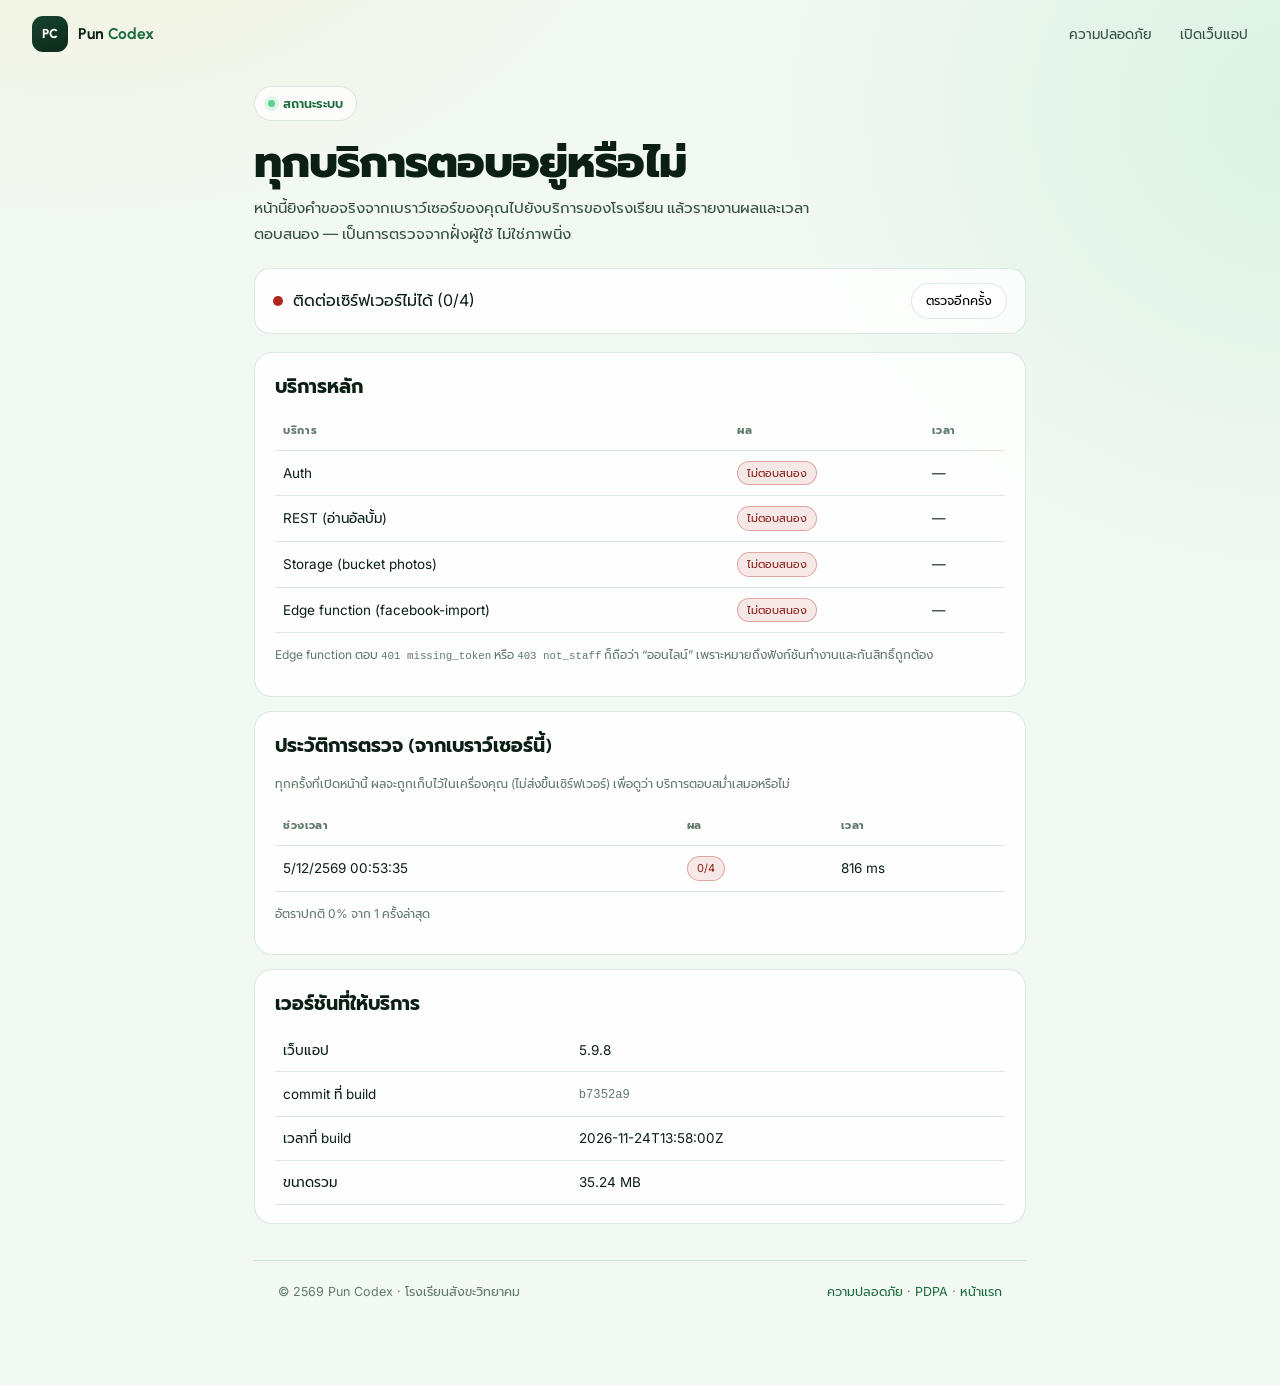
<file: status.html>
<!DOCTYPE html>
<html lang="th">
<head>
<meta charset="UTF-8">
<meta name="viewport" content="width=device-width, initial-scale=1.0">
<title>สถานะระบบ — Pun Codex</title>
<meta name="description" content="ตรวจสถานะการเชื่อมต่อของ Pun Codex แบบสด: Auth, REST, Storage และเวอร์ชันที่ให้บริการอยู่">
<link rel="icon" type="image/png" href="favicon.png">
<link rel="preconnect" href="https://fonts.googleapis.com">
<link rel="preconnect" href="https://fonts.gstatic.com" crossorigin>
<link href="https://fonts.googleapis.com/css2?family=Inter:wght@400;500;600;700&family=Prompt:wght@400;500;600&family=Urbanist:wght@600;700;800&display=swap" rel="stylesheet">
<style>
  :root{--ink:#0b1f14;--ink-soft:#35513f;--muted:#617a6b;--green:#1b6b3f;--green-deep:#0e2a1a;
    --mint:#5ccf92;--gold:#f4c430;--bg:#f2f8f2;--surface:rgba(255,255,255,.8);--line:rgba(27,107,63,.14);
    --body:"Inter","Prompt",system-ui,sans-serif;--display:"Urbanist","Prompt",system-ui,sans-serif;
    --mono:ui-monospace,SFMono-Regular,monospace}
  *{box-sizing:border-box}
  body{margin:0;color:var(--ink);font-family:var(--body);line-height:1.7;background:
    radial-gradient(900px 620px at 6% -12%,rgba(244,196,48,.12),transparent 62%),
    radial-gradient(820px 720px at 102% 8%,rgba(92,207,146,.16),transparent 64%),var(--bg)}
  a{color:var(--green)}
  header.top{display:flex;align-items:center;gap:14px;padding:16px 32px}
  .brand{display:flex;align-items:center;gap:10px;text-decoration:none;color:inherit}
  .brand-mark{width:36px;height:36px;border-radius:11px;display:grid;place-items:center;
    background:linear-gradient(160deg,#17422f,var(--green-deep));color:#fff;font-family:var(--display);font-weight:800;font-size:13px}
  .brand-text{font-family:var(--display);font-weight:700;font-size:15.5px}
  .brand-text span{color:var(--green)}
  header.top .spacer{flex:1}
  header.top a.link{font-size:13.5px;text-decoration:none;color:var(--ink-soft);margin-left:14px}
  main{max-width:820px;margin:0 auto;padding:18px 24px 64px}
  .eyebrow{display:inline-flex;align-items:center;gap:8px;padding:6px 13px;border-radius:999px;
    border:1px solid var(--line);background:rgba(255,255,255,.72);color:var(--green);font-size:12.5px;font-weight:600}
  .eyebrow::before{content:"";width:7px;height:7px;border-radius:50%;background:var(--mint);
    box-shadow:0 0 0 4px rgba(92,207,146,.18)}
  h1{font-family:var(--display);font-weight:800;font-size:clamp(30px,4.2vw,44px);line-height:1.14;
    letter-spacing:-.02em;margin:16px 0 8px}
  .lede{color:var(--ink-soft);font-size:15px;margin:0 0 22px;max-width:62ch}
  .overall{display:flex;align-items:center;gap:10px;padding:14px 18px;border-radius:16px;
    border:1px solid var(--line);background:var(--surface);margin-bottom:18px}
  .dot{width:10px;height:10px;border-radius:50%;background:var(--muted)}
  .dot.ok{background:#2f6b4f}.dot.bad{background:#b3261e}.dot.warn{background:#8a6d1f}
  table{width:100%;border-collapse:collapse;font-size:13.5px;margin-top:6px}
  th,td{text-align:left;padding:10px 8px;border-bottom:1px solid var(--line)}
  th{font-size:11px;text-transform:uppercase;letter-spacing:.06em;color:var(--muted)}
  code{font-family:var(--mono);font-size:.9em;color:var(--muted)}
  .card{background:var(--surface);border:1px solid var(--line);border-radius:18px;padding:18px 20px;margin:14px 0}
  .card h2{font-family:var(--display);font-size:19px;margin:0 0 8px}
  .pill{display:inline-block;padding:2px 9px;border-radius:999px;border:1px solid var(--line);font-size:11px;color:var(--ink-soft)}
  .pill.ok{background:rgba(92,207,146,.16);border-color:rgba(92,207,146,.5);color:#1b6b3f}
  .pill.bad{background:rgba(179,38,30,.1);border-color:rgba(179,38,30,.35);color:#8f2018}
  .hint{font-size:12px;color:var(--muted)}
  footer{border-top:1px solid var(--line);margin-top:36px;padding:20px 24px;font-size:12.5px;color:var(--muted)}
  footer .inner{max-width:820px;margin:0 auto;display:flex;gap:14px;flex-wrap:wrap;justify-content:space-between}
  footer a{text-decoration:none}
</style>
</head>
<body>

<header class="top">
  <a class="brand" href="./"><span class="brand-mark">PC</span><span class="brand-text">Pun <span>Codex</span></span></a>
  <span class="spacer"></span>
  <a class="link" href="./security.html">ความปลอดภัย</a>
  <a class="link" href="./app/">เปิดเว็บแอป</a>
</header>

<main>
  <span class="eyebrow">สถานะระบบ</span>
  <h1>ทุกบริการตอบอยู่หรือไม่</h1>
  <p class="lede">
    หน้านี้ยิงคำขอจริงจากเบราว์เซอร์ของคุณไปยังบริการของโรงเรียน แล้วรายงานผลและเวลาตอบสนอง
    — เป็นการตรวจจากฝั่งผู้ใช้ ไม่ใช่ภาพนิ่ง
  </p>

  <div class="overall" id="overall">
    <span class="dot" id="overall-dot"></span>
    <span id="overall-text">กำลังตรวจสอบ…</span>
    <span class="spacer" style="flex:1"></span>
    <button id="rerun" style="border:1px solid var(--line);background:#fff;border-radius:999px;padding:6px 14px;font:inherit;font-size:12.5px;cursor:pointer">ตรวจอีกครั้ง</button>
  </div>

  <div class="card">
    <h2>บริการหลัก</h2>
    <table>
      <thead><tr><th>บริการ</th><th>ผล</th><th>เวลา</th></tr></thead>
      <tbody id="checks">
        <tr><td>Auth</td><td><span class="pill">รอ…</span></td><td class="mono">—</td></tr>
        <tr><td>REST (อ่านอัลบั้ม)</td><td><span class="pill">รอ…</span></td><td class="mono">—</td></tr>
        <tr><td>Storage (bucket photos)</td><td><span class="pill">รอ…</span></td><td class="mono">—</td></tr>
        <tr><td>Edge function (facebook-import)</td><td><span class="pill">รอ…</span></td><td class="mono">—</td></tr>
      </tbody>
    </table>
    <p class="hint">
      Edge function ตอบ <code>401 missing_token</code> หรือ <code>403 not_staff</code> ก็ถือว่า “ออนไลน์”
      เพราะหมายถึงฟังก์ชันทำงานและกันสิทธิ์ถูกต้อง
    </p>
  </div>

  <div class="card">
    <h2>ประวัติการตรวจ (จากเบราว์เซอร์นี้)</h2>
    <p class="hint">
      ทุกครั้งที่เปิดหน้านี้ ผลจะถูกเก็บไว้ในเครื่องคุณ (ไม่ส่งขึ้นเซิร์ฟเวอร์) เพื่อดูว่า
      บริการตอบสม่ำเสมอหรือไม่
    </p>
    <table>
      <thead><tr><th>ช่วงเวลา</th><th>ผล</th><th>เวลา</th></tr></thead>
      <tbody id="history"><tr><td colspan="3" class="hint">ยังไม่มีประวัติ — กด "ตรวจอีกครั้ง"</td></tr></tbody>
    </table>
    <p class="hint" id="uptime-line"></p>
  </div>

  <div class="card">
    <h2>เวอร์ชันที่ให้บริการ</h2>
    <table>
      <tbody>
        <tr><td>เว็บแอป</td><td><span id="app-version">—</span></td></tr>
        <tr><td>commit ที่ build</td><td><code id="app-commit">—</code></td></tr>
        <tr><td>เวลาที่ build</td><td><span id="app-built">—</span></td></tr>
        <tr><td>ขนาดรวม</td><td><span id="app-bytes">—</span></td></tr>
      </tbody>
    </table>
  </div>

  <footer>
    <div class="inner">
      <span>© 2569 Pun Codex · โรงเรียนสังขะวิทยาคม</span>
      <span>
        <a href="./security.html">ความปลอดภัย</a> ·
        <a href="./privacy.html">PDPA</a> ·
        <a href="./">หน้าแรก</a>
      </span>
    </div>
  </footer>
</main>

<script>
  const SUPABASE_URL = 'https://vnniykarguajyquamznz.supabase.co';
  const SUPABASE_KEY = 'sb_publishable_FRtUeGEpcVF363stKPWdsA_1B43Wd0C';

  const CHECKS = [
    { name: 'Auth', url: `${SUPABASE_URL}/auth/v1/settings`, method: 'GET', headers: { apikey: SUPABASE_KEY } },
    { name: 'REST (อ่านอัลบั้ม)', url: `${SUPABASE_URL}/rest/v1/albums?select=id&limit=1`, method: 'GET',
      headers: { apikey: SUPABASE_KEY, Authorization: `Bearer ${SUPABASE_KEY}` } },
    { name: 'Storage (bucket photos)', url: `${SUPABASE_URL}/storage/v1/object/list/photos`, method: 'POST',
      headers: { apikey: SUPABASE_KEY, Authorization: `Bearer ${SUPABASE_KEY}`, 'Content-Type': 'application/json' },
      body: JSON.stringify({ prefix: '', limit: 1 }), accept: [200, 400, 401, 403] },
    { name: 'Edge function (facebook-import)', url: `${SUPABASE_URL}/functions/v1/facebook-import`, method: 'POST',
      headers: { apikey: SUPABASE_KEY, 'Content-Type': 'application/json' }, body: '{}',
      accept: [200, 401, 403, 400] },
  ];

  function pill(ok, text) {
    const span = document.createElement('span');
    span.className = 'pill ' + (ok ? 'ok' : 'bad');
    span.textContent = text;
    return span;
  }

  async function run() {
    const startedAll = performance.now();
    const tbody = document.getElementById('checks');
    tbody.innerHTML = '';
    let healthy = 0;

    for (const check of CHECKS) {
      const row = document.createElement('tr');
      const nameCell = document.createElement('td');
      nameCell.textContent = check.name;
      const statusCell = document.createElement('td');
      const timeCell = document.createElement('td');
      timeCell.className = 'mono';
      timeCell.textContent = '—';
      row.append(nameCell, statusCell, timeCell);
      tbody.append(row);

      const started = performance.now();
      try {
        const res = await fetch(check.url, { method: check.method, headers: check.headers, body: check.body });
        const ms = Math.round(performance.now() - started);
        const accepted = check.accept ? check.accept.includes(res.status) : res.ok;
        if (accepted) healthy += 1;
        statusCell.append(pill(accepted, `${res.status}`));
        timeCell.textContent = `${ms} ms`;
      } catch (error) {
        statusCell.append(pill(false, 'ไม่ตอบสนอง'));
        timeCell.textContent = '—';
      }
    }

    const total = CHECKS.length;
    saveHistory({ at: new Date().toISOString(), healthy, total, totalMs: Math.round(performance.now() - startedAll) });
    renderHistory();
    const dot = document.getElementById('overall-dot');
    const text = document.getElementById('overall-text');
    dot.className = 'dot ' + (healthy === total ? 'ok' : healthy > 0 ? 'warn' : 'bad');
    text.textContent = healthy === total
      ? `ทุกบริการตอบสนอง (${healthy}/${total})`
      : healthy > 0
        ? `บางบริการมีปัญหา (${healthy}/${total})`
        : `ติดต่อเซิร์ฟเวอร์ไม่ได้ (0/${total})`;

    try {
      const res = await fetch('./app/web-version.json', { cache: 'no-store' });
      if (res.ok) {
        const marker = await res.json();
        document.getElementById('app-version').textContent = marker.version ?? '—';
        document.getElementById('app-commit').textContent = marker.sourceCommit ?? '—';
        document.getElementById('app-built').textContent = marker.builtAt ?? '—';
        document.getElementById('app-bytes').textContent =
          typeof marker.bytes === 'number' ? `${(marker.bytes / 1024 / 1024).toFixed(2)} MB` : '—';
      }
    } catch { /* the version block is informational */ }
  }

  // Uptime history, kept in localStorage: this page has no backend of its own, so the
  // record is per device - which is honest and still answers "does it fail often?".
  const HISTORY_KEY = 'puncodex-status-history';

  function readHistory() {
    try {
      const raw = localStorage.getItem(HISTORY_KEY);
      const list = raw ? JSON.parse(raw) : [];
      return Array.isArray(list) ? list : [];
    } catch {
      return [];
    }
  }

  function saveHistory(entry) {
    const list = readHistory();
    list.push(entry);
    while (list.length > 50) list.shift();
    try {
      localStorage.setItem(HISTORY_KEY, JSON.stringify(list));
    } catch {
      /* private mode */
    }
  }

  function renderHistory() {
    const list = readHistory().slice().reverse();
    const body = document.getElementById('history');
    const line = document.getElementById('uptime-line');
    if (!body) return;
    if (list.length === 0) {
      body.innerHTML = '<tr><td colspan="3" class="hint">ยังไม่มีประวัติ — กด "ตรวจอีกครั้ง"</td></tr>';
      if (line) line.textContent = '';
      return;
    }
    body.innerHTML = list
      .map((entry) => {
        const ok = entry.healthy === entry.total;
        return `<tr><td>${new Date(entry.at).toLocaleString('th-TH')}</td>` +
          `<td><span class="pill ${ok ? 'ok' : 'bad'}">${entry.healthy}/${entry.total}</span></td>` +
          `<td>${entry.totalMs} ms</td></tr>`;
      })
      .join('');
    const okRuns = list.filter((entry) => entry.healthy === entry.total).length;
    if (line) line.textContent = `อัตราปกติ ${Math.round((okRuns / list.length) * 100)}% จาก ${list.length} ครั้งล่าสุด`;
  }

  document.getElementById('rerun').addEventListener('click', run);
  renderHistory();
  run();
</script>
</body>
</html>
</file>
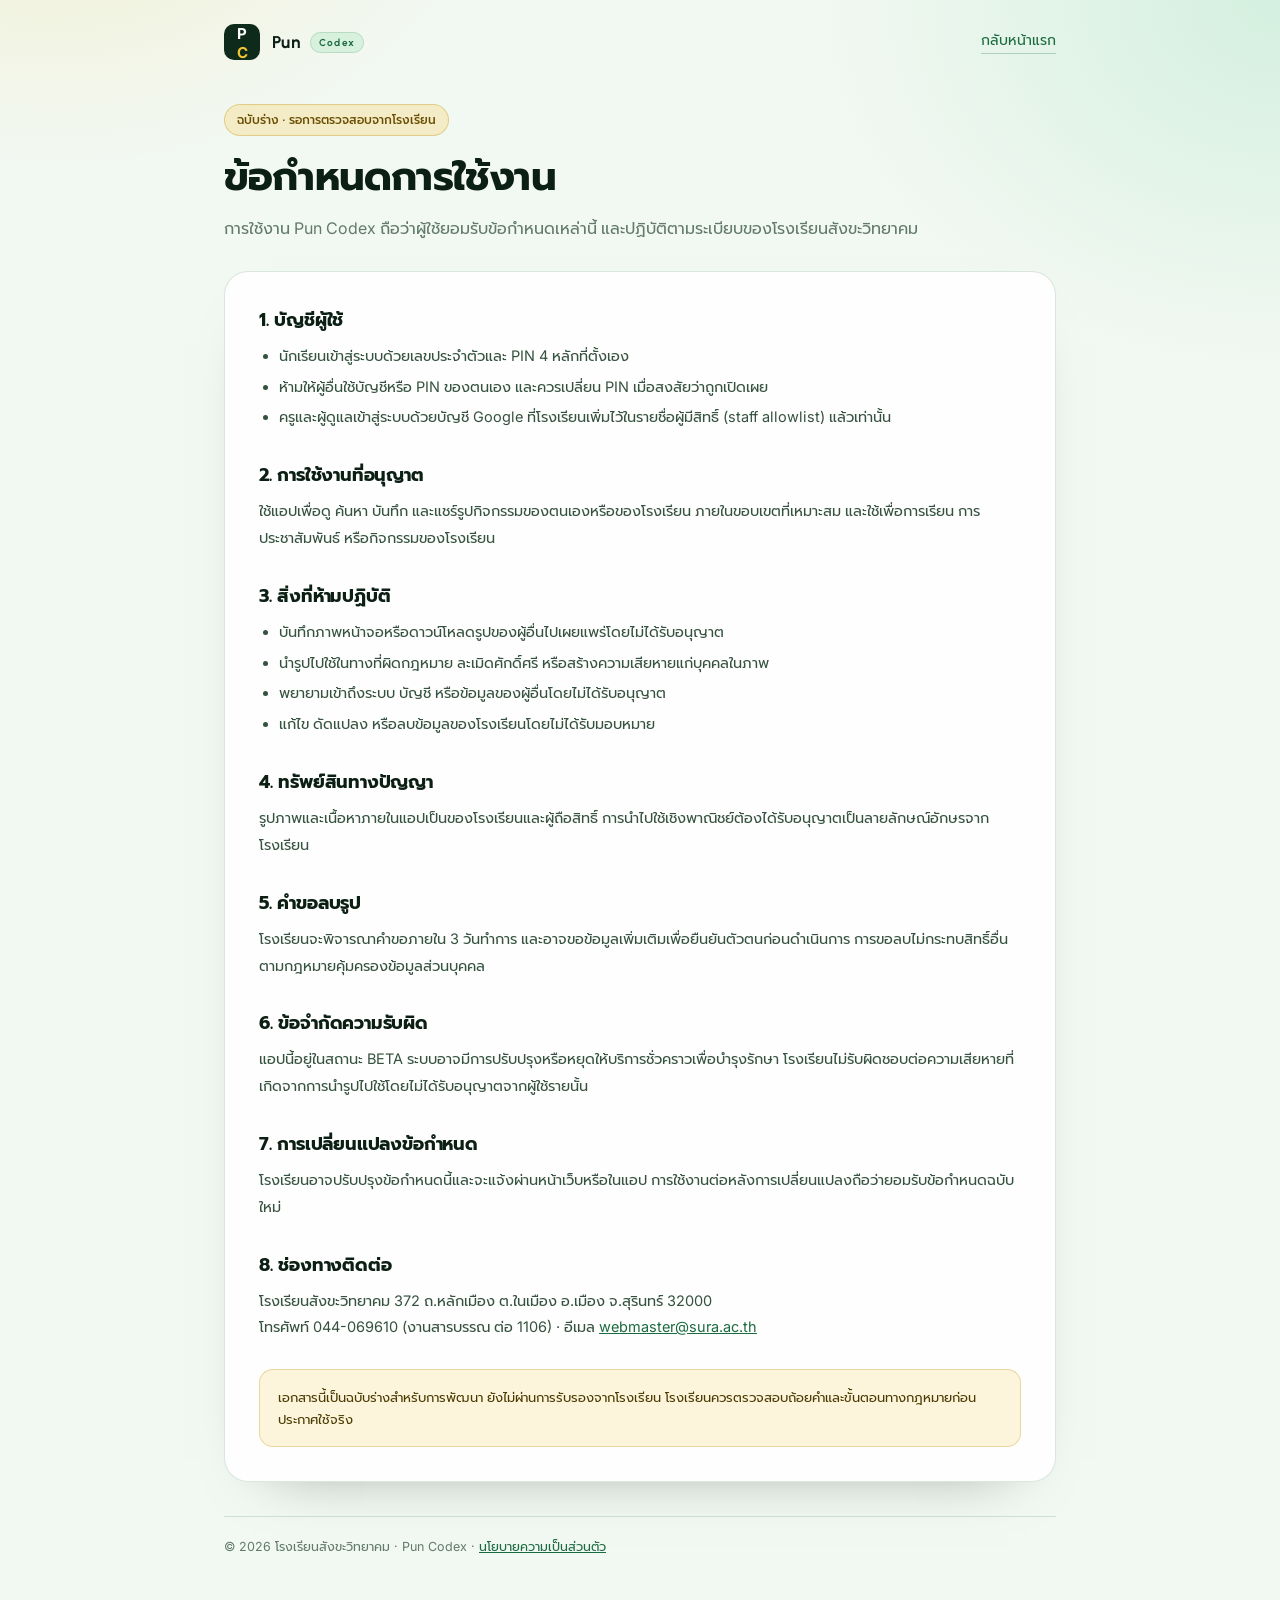
<file: terms.html>
<!doctype html>
<html lang="th">
  <head>
    <meta charset="UTF-8" />
    <link rel="icon" type="image/png" href="./favicon.png" />
    <meta name="viewport" content="width=device-width, initial-scale=1.0" />
    <meta
      name="description"
      content="ข้อกำหนดการใช้งาน Pun Codex คลังรูปกิจกรรมโรงเรียนสังขะวิทยาคม"
    />
    <link rel="preconnect" href="https://fonts.googleapis.com" />
    <link rel="preconnect" href="https://fonts.gstatic.com" crossorigin />
    <link
      href="https://fonts.googleapis.com/css2?family=Inter:wght@400;500;600&family=Prompt:wght@400;500;600&family=Urbanist:wght@600;700&display=swap"
      rel="stylesheet"
    />
    <link rel="stylesheet" href="./legal.css" />
    <title>ข้อกำหนดการใช้งาน — Pun Codex</title>
  </head>
  <body>
    <div class="wrap">
      <header class="top">
        <a class="brand" href="./">
          <span class="brand-mark" aria-hidden="true">P<b>C</b></span>
          <strong>Pun <em>Codex</em></strong>
        </a>
        <a class="back" href="./">กลับหน้าแรก</a>
      </header>

      <span class="badge">ฉบับร่าง · รอการตรวจสอบจากโรงเรียน</span>
      <h1>ข้อกำหนดการใช้งาน</h1>
      <p class="lead">
        การใช้งาน Pun Codex ถือว่าผู้ใช้ยอมรับข้อกำหนดเหล่านี้
        และปฏิบัติตามระเบียบของโรงเรียนสังขะวิทยาคม
      </p>

      <article>
        <h2>1. บัญชีผู้ใช้</h2>
        <ul>
          <li>นักเรียนเข้าสู่ระบบด้วยเลขประจำตัวและ PIN 4 หลักที่ตั้งเอง</li>
          <li>ห้ามให้ผู้อื่นใช้บัญชีหรือ PIN ของตนเอง และควรเปลี่ยน PIN เมื่อสงสัยว่าถูกเปิดเผย</li>
          <li>ครูและผู้ดูแลเข้าสู่ระบบด้วยบัญชี Google ที่โรงเรียนเพิ่มไว้ในรายชื่อผู้มีสิทธิ์ (staff allowlist) แล้วเท่านั้น</li>
        </ul>

        <h2>2. การใช้งานที่อนุญาต</h2>
        <p>
          ใช้แอปเพื่อดู ค้นหา บันทึก และแชร์รูปกิจกรรมของตนเองหรือของโรงเรียน
          ภายในขอบเขตที่เหมาะสม และใช้เพื่อการเรียน การประชาสัมพันธ์ หรือกิจกรรมของโรงเรียน
        </p>

        <h2>3. สิ่งที่ห้ามปฏิบัติ</h2>
        <ul>
          <li>บันทึกภาพหน้าจอหรือดาวน์โหลดรูปของผู้อื่นไปเผยแพร่โดยไม่ได้รับอนุญาต</li>
          <li>นำรูปไปใช้ในทางที่ผิดกฎหมาย ละเมิดศักดิ์ศรี หรือสร้างความเสียหายแก่บุคคลในภาพ</li>
          <li>พยายามเข้าถึงระบบ บัญชี หรือข้อมูลของผู้อื่นโดยไม่ได้รับอนุญาต</li>
          <li>แก้ไข ดัดแปลง หรือลบข้อมูลของโรงเรียนโดยไม่ได้รับมอบหมาย</li>
        </ul>

        <h2>4. ทรัพย์สินทางปัญญา</h2>
        <p>
          รูปภาพและเนื้อหาภายในแอปเป็นของโรงเรียนและผู้ถือสิทธิ์
          การนำไปใช้เชิงพาณิชย์ต้องได้รับอนุญาตเป็นลายลักษณ์อักษรจากโรงเรียน
        </p>

        <h2>5. คำขอลบรูป</h2>
        <p>
          โรงเรียนจะพิจารณาคำขอภายใน 3 วันทำการ
          และอาจขอข้อมูลเพิ่มเติมเพื่อยืนยันตัวตนก่อนดำเนินการ
          การขอลบไม่กระทบสิทธิ์อื่นตามกฎหมายคุ้มครองข้อมูลส่วนบุคคล
        </p>

        <h2>6. ข้อจำกัดความรับผิด</h2>
        <p>
          แอปนี้อยู่ในสถานะ BETA ระบบอาจมีการปรับปรุงหรือหยุดให้บริการชั่วคราวเพื่อบำรุงรักษา
          โรงเรียนไม่รับผิดชอบต่อความเสียหายที่เกิดจากการนำรูปไปใช้โดยไม่ได้รับอนุญาตจากผู้ใช้รายนั้น
        </p>

        <h2>7. การเปลี่ยนแปลงข้อกำหนด</h2>
        <p>
          โรงเรียนอาจปรับปรุงข้อกำหนดนี้และจะแจ้งผ่านหน้าเว็บหรือในแอป
          การใช้งานต่อหลังการเปลี่ยนแปลงถือว่ายอมรับข้อกำหนดฉบับใหม่
        </p>

        <h2>8. ช่องทางติดต่อ</h2>
        <p>
          โรงเรียนสังขะวิทยาคม 372 ถ.หลักเมือง ต.ในเมือง อ.เมือง จ.สุรินทร์ 32000<br />
          โทรศัพท์ 044-069610 (งานสารบรรณ ต่อ 1106) · อีเมล
          <a href="mailto:webmaster@sura.ac.th">webmaster@sura.ac.th</a>
        </p>

        <p class="note">
          เอกสารนี้เป็นฉบับร่างสำหรับการพัฒนา ยังไม่ผ่านการรับรองจากโรงเรียน
          โรงเรียนควรตรวจสอบถ้อยคำและขั้นตอนทางกฎหมายก่อนประกาศใช้จริง
        </p>
      </article>

      <footer>
        © 2026 โรงเรียนสังขะวิทยาคม · Pun Codex ·
        <a href="./privacy.html">นโยบายความเป็นส่วนตัว</a>
      </footer>
    </div>
  </body>
</html>
</file>
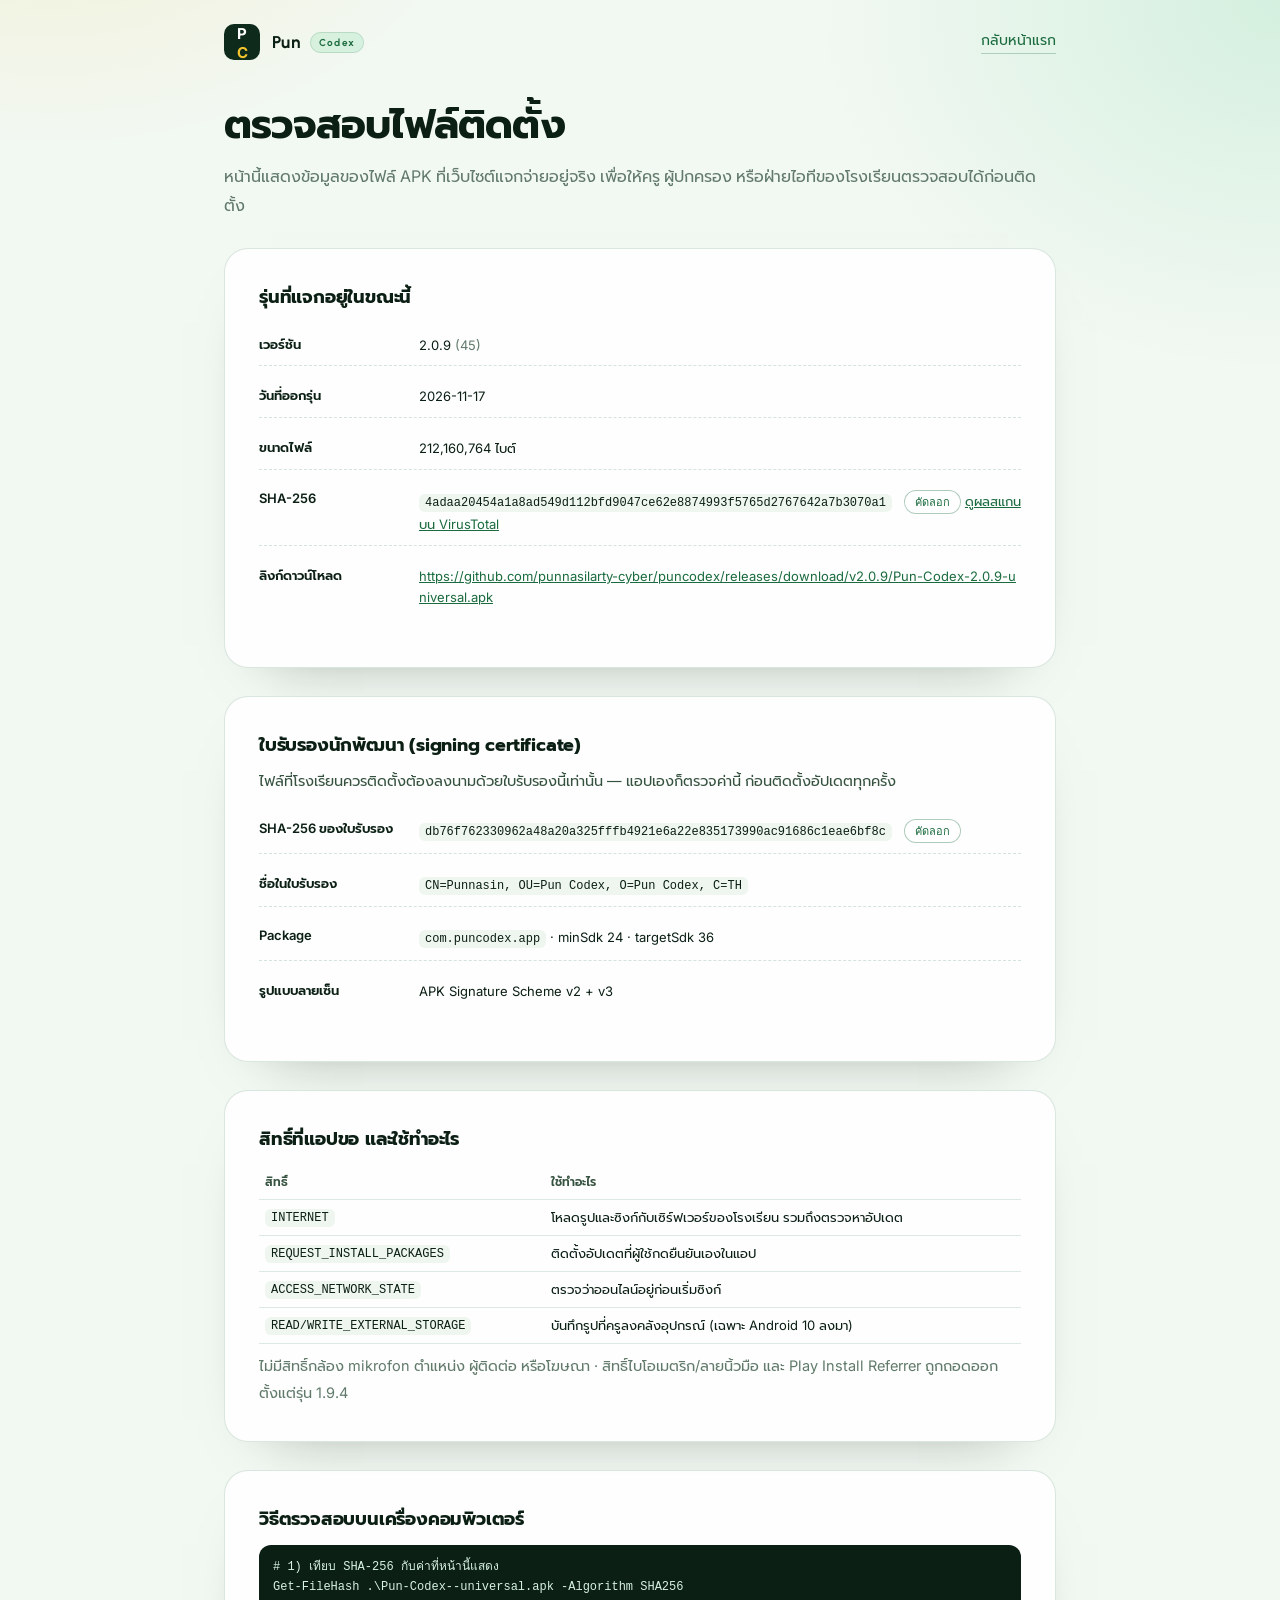
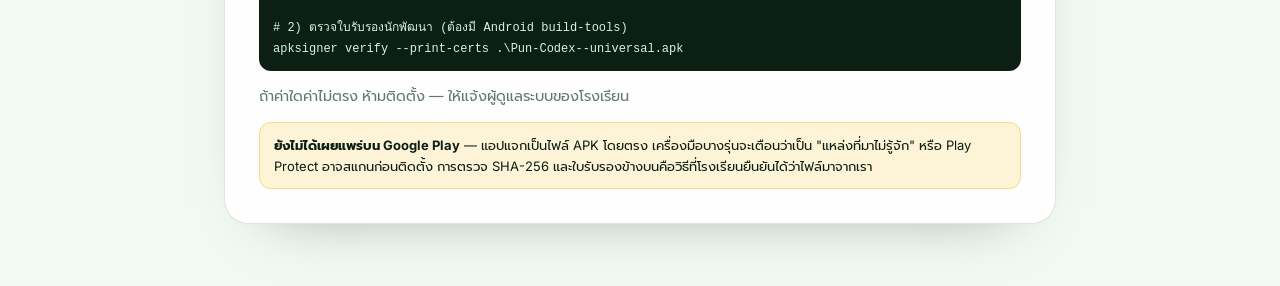
<file: verify.html>
<!doctype html>
<html lang="th">
  <head>
    <meta charset="UTF-8" />
    <link rel="icon" type="image/png" href="./favicon.png" />
    <meta name="viewport" content="width=device-width, initial-scale=1.0" />
    <meta
      name="description"
      content="ตรวจสอบไฟล์ติดตั้ง Pun Codex — เวอร์ชัน SHA-256 ใบรับรองนักพัฒนา และสิทธิ์ที่แอปขอ"
    />
    <link rel="preconnect" href="https://fonts.googleapis.com" />
    <link rel="preconnect" href="https://fonts.gstatic.com" crossorigin />
    <link
      href="https://fonts.googleapis.com/css2?family=Inter:wght@400;500;600&family=Prompt:wght@400;500;600&family=Urbanist:wght@600;700&display=swap"
      rel="stylesheet"
    />
    <link rel="stylesheet" href="./legal.css" />
    <title>ตรวจสอบไฟล์ติดตั้ง — Pun Codex</title>
    <style>
      .verify-grid { display: grid; gap: 10px; margin-top: 14px; }
      .row {
        display: grid;
        grid-template-columns: 150px 1fr;
        gap: 10px;
        align-items: start;
        padding: 10px 0;
        border-bottom: 1px dashed rgba(27, 107, 63, 0.18);
      }
      .row:last-child { border-bottom: 0; }
      .row dt { font-weight: 600; font-size: 13px; color: #0b1f14; }
      .row dd { margin: 0; font-size: 13px; line-height: 1.6; word-break: break-all; }
      code.mono {
        font-family: ui-monospace, "SFMono-Regular", Menlo, Consolas, monospace;
        font-size: 12px;
        background: #eef6ef;
        border-radius: 6px;
        padding: 2px 6px;
      }
      .copy {
        margin-left: 8px;
        font-size: 11px;
        border: 1px solid rgba(27, 107, 63, 0.35);
        background: #fff;
        color: #1b6b3f;
        border-radius: 999px;
        padding: 2px 10px;
        cursor: pointer;
      }
      .copy:hover { background: #eef6ef; }
      table.perm { width: 100%; border-collapse: collapse; margin-top: 12px; font-size: 13px; }
      table.perm th, table.perm td {
        text-align: left;
        padding: 8px 6px;
        border-bottom: 1px solid rgba(27, 107, 63, 0.14);
        vertical-align: top;
      }
      table.perm th { font-size: 12px; color: #35513f; font-weight: 600; }
      pre.cmd {
        background: #0b1f14;
        color: #d7f1e3;
        border-radius: 12px;
        padding: 12px 14px;
        overflow-x: auto;
        font-size: 12px;
        line-height: 1.7;
      }
      .warn {
        margin-top: 12px;
        padding: 12px 14px;
        border-radius: 12px;
        background: #fdf3d7;
        border: 1px solid rgba(244, 196, 48, 0.5);
        font-size: 13px;
        line-height: 1.6;
      }
      .muted { color: #617a6b; }
    </style>
  </head>
  <body>
    <div class="wrap">
      <header class="top">
        <a class="brand" href="./">
          <span class="brand-mark" aria-hidden="true">P<b>C</b></span>
          <strong>Pun <em>Codex</em></strong>
        </a>
        <a class="back" href="./">กลับหน้าแรก</a>
      </header>

      <h1>ตรวจสอบไฟล์ติดตั้ง</h1>
      <p class="lead">
        หน้านี้แสดงข้อมูลของไฟล์ APK ที่เว็บไซต์แจกจ่ายอยู่จริง เพื่อให้ครู ผู้ปกครอง
        หรือฝ่ายไอทีของโรงเรียนตรวจสอบได้ก่อนติดตั้ง
      </p>

      <article>
        <h2>รุ่นที่แจกอยู่ในขณะนี้</h2>
        <dl class="verify-grid" id="release">
          <div class="row"><dt>เวอร์ชัน</dt><dd><span id="v-name">—</span> <span class="muted">(<span id="v-code">—</span>)</span></dd></div>
          <div class="row"><dt>วันที่ออกรุ่น</dt><dd id="v-date">—</dd></div>
          <div class="row"><dt>ขนาดไฟล์</dt><dd><span id="v-size">—</span> ไบต์</dd></div>
          <div class="row">
            <dt>SHA-256</dt>
            <dd>
              <code class="mono" id="v-sha">—</code>
              <button class="copy" type="button" data-copy="v-sha">คัดลอก</button>
              <a id="v-vt" href="https://www.virustotal.com/" target="_blank" rel="noopener noreferrer">ดูผลสแกนบน VirusTotal</a>
            </dd>
          </div>
          <div class="row"><dt>ลิงก์ดาวน์โหลด</dt><dd><a id="v-url" href="#" target="_blank" rel="noopener noreferrer">—</a></dd></div>
        </dl>
        <p class="muted" id="v-error" hidden>โหลดข้อมูลรุ่นไม่สำเร็จ กรุณาลองใหม่ภายหลัง</p>
      </article>

      <article>
        <h2>ใบรับรองนักพัฒนา (signing certificate)</h2>
        <p>
          ไฟล์ที่โรงเรียนควรติดตั้งต้องลงนามด้วยใบรับรองนี้เท่านั้น — แอปเองก็ตรวจค่านี้
          ก่อนติดตั้งอัปเดตทุกครั้ง
        </p>
        <dl class="verify-grid">
          <div class="row">
            <dt>SHA-256 ของใบรับรอง</dt>
            <dd>
              <code class="mono">db76f762330962a48a20a325fffb4921e6a22e835173990ac91686c1eae6bf8c</code>
              <button class="copy" type="button" data-copy-text="db76f762330962a48a20a325fffb4921e6a22e835173990ac91686c1eae6bf8c">คัดลอก</button>
            </dd>
          </div>
          <div class="row"><dt>ชื่อในใบรับรอง</dt><dd><code class="mono">CN=Punnasin, OU=Pun Codex, O=Pun Codex, C=TH</code></dd></div>
          <div class="row"><dt>Package</dt><dd><code class="mono">com.puncodex.app</code> · minSdk 24 · targetSdk 36</dd></div>
          <div class="row"><dt>รูปแบบลายเซ็น</dt><dd>APK Signature Scheme v2 + v3</dd></div>
        </dl>
      </article>

      <article>
        <h2>สิทธิ์ที่แอปขอ และใช้ทำอะไร</h2>
        <table class="perm">
          <thead>
            <tr><th>สิทธิ์</th><th>ใช้ทำอะไร</th></tr>
          </thead>
          <tbody>
            <tr><td><code class="mono">INTERNET</code></td><td>โหลดรูปและซิงก์กับเซิร์ฟเวอร์ของโรงเรียน รวมถึงตรวจหาอัปเดต</td></tr>
            <tr><td><code class="mono">REQUEST_INSTALL_PACKAGES</code></td><td>ติดตั้งอัปเดตที่ผู้ใช้กดยืนยันเองในแอป</td></tr>
            <tr><td><code class="mono">ACCESS_NETWORK_STATE</code></td><td>ตรวจว่าออนไลน์อยู่ก่อนเริ่มซิงก์</td></tr>
            <tr><td><code class="mono">READ/WRITE_EXTERNAL_STORAGE</code></td><td>บันทึกรูปที่ครูลงคลังอุปกรณ์ (เฉพาะ Android 10 ลงมา)</td></tr>
          </tbody>
        </table>
        <p class="muted">
          ไม่มีสิทธิ์กล้อง mikrofon ตำแหน่ง ผู้ติดต่อ หรือโฆษณา · สิทธิ์ไบโอเมตริก/ลายนิ้วมือ
          และ Play Install Referrer ถูกถอดออกตั้งแต่รุ่น 1.9.4
        </p>
      </article>

      <article>
        <h2>วิธีตรวจสอบบนเครื่องคอมพิวเตอร์</h2>
        <pre class="cmd"># 1) เทียบ SHA-256 กับค่าที่หน้านี้แสดง
Get-FileHash .\Pun-Codex-<version>-universal.apk -Algorithm SHA256

# 2) ตรวจใบรับรองนักพัฒนา (ต้องมี Android build-tools)
apksigner verify --print-certs .\Pun-Codex-<version>-universal.apk</pre>
        <p class="muted">
          ถ้าค่าใดค่าไม่ตรง ห้ามติดตั้ง — ให้แจ้งผู้ดูแลระบบของโรงเรียน
        </p>
        <div class="warn">
          <strong>ยังไม่ได้เผยแพร่บน Google Play</strong> — แอปแจกเป็นไฟล์ APK โดยตรง
          เครื่องมือบางรุ่นจะเตือนว่าเป็น "แหล่งที่มาไม่รู้จัก" หรือ Play Protect อาจสแกนก่อนติดตั้ง
          การตรวจ SHA-256 และใบรับรองข้างบนคือวิธีที่โรงเรียนยืนยันได้ว่าไฟล์มาจากเรา
        </div>
      </article>
    </div>

    <script>
      (function () {
        const byId = (id) => document.getElementById(id);
        const sha = byId('v-sha');

        document.querySelectorAll('button.copy').forEach((button) => {
          button.addEventListener('click', async () => {
            const id = button.dataset.copy;
            const text = id ? byId(id).textContent.trim() : button.dataset.copyText;
            try {
              await navigator.clipboard.writeText(text);
              const original = button.textContent;
              button.textContent = 'คัดลอกแล้ว';
              setTimeout(() => { button.textContent = original; }, 1500);
            } catch (_) {
              window.prompt('คัดลอกด้วยตนเอง', text);
            }
          });
        });

        fetch('./version.json?t=' + Date.now(), { cache: 'no-store' })
          .then((response) => {
            if (!response.ok) throw new Error('HTTP ' + response.status);
            return response.json();
          })
          .then((manifest) => {
            const apk = manifest.apk || {};
            byId('v-name').textContent = manifest.versionName || '—';
            byId('v-code').textContent = manifest.versionCode ?? '—';
            byId('v-date').textContent = manifest.releasedAt || '—';
            byId('v-size').textContent = apk.sizeBytes
              ? Number(apk.sizeBytes).toLocaleString('en-US')
              : '—';
            sha.textContent = apk.sha256 || '—';
            const url = byId('v-url');
            if (apk.url) {
              url.textContent = apk.url;
              url.href = apk.url;
            }
            const vt = byId('v-vt');
            if (apk.sha256) {
              vt.href = 'https://www.virustotal.com/gui/file/' + apk.sha256;
            }
          })
          .catch(() => {
            byId('v-error').hidden = false;
          });
      })();
    </script>
  </body>
</html>
</file>
<file: app/assets/index-_y86llgP.css>
:root{--font-sans: "Inter", "Prompt", system-ui, -apple-system, sans-serif;--font-serif: "Urbanist", "Prompt", system-ui, -apple-system, sans-serif;--font-mono: "Inter", "Prompt", ui-monospace, SFMono-Regular, monospace;--paper: #fbf8f2;--paper-2: #f4efe5;--paper-3: #ece5d7;--panel: #ffffff;--ink: #17150f;--ink-soft: #47423a;--ink-muted: #6a6355;--line: #e3dccc;--line-strong: #cec4ae;--clay: #a8452a;--clay-soft: #f7e8e1;--clay-ink: #fff8f4;--pine: #1e5a48;--pine-soft: #e3efe9;--gold: #9a7320;--gold-soft: #f6eed6;--danger: #a3372b;--danger-soft: #f9e6e2;--ok: #2f6b4f;--ok-soft: #e4f0e8;--r-xs: 4px;--r-sm: 7px;--r-md: 11px;--r-lg: 16px;--r-xl: 24px;--r-full: 999px;--s-1: 4px;--s-2: 8px;--s-3: 12px;--s-4: 16px;--s-5: 20px;--s-6: 24px;--s-8: 32px;--s-10: 40px;--s-12: 48px;--s-16: 64px;--s-20: 80px;--dur-fast: .12s;--dur-base: .22s;--dur-slow: .38s;--ease: cubic-bezier(.22, 1, .36, 1);--shadow-sm: 0 1px 2px rgba(23, 21, 15, .06);--shadow-md: 0 10px 30px -22px rgba(23, 21, 15, .5);--shadow-lg: 0 30px 70px -40px rgba(23, 21, 15, .55);--measure: 62ch;--shell: 1180px}[data-theme=dark]{--paper: #12110e;--paper-2: #191813;--paper-3: #211f19;--panel: #1b1a15;--ink: #f4f0e6;--ink-soft: #c9c2b3;--ink-muted: #948c7c;--line: #2c2a23;--line-strong: #3d3a30;--clay: #e08a6c;--clay-soft: #2a1d17;--clay-ink: #17150f;--pine: #82c3a9;--pine-soft: #16241d;--gold: #d8b265;--gold-soft: #241f11;--danger: #ef8f7f;--danger-soft: #2a1715;--ok: #82c3a9;--ok-soft: #16241d;--shadow-sm: 0 1px 2px rgba(0, 0, 0, .5);--shadow-md: 0 10px 30px -22px rgba(0, 0, 0, .8);--shadow-lg: 0 30px 70px -40px rgba(0, 0, 0, .9)}*,*:before,*:after{box-sizing:border-box}html{-webkit-text-size-adjust:100%}body{margin:0;background:var(--paper);color:var(--ink);font:400 15px/1.65 var(--font-sans);-webkit-font-smoothing:antialiased;text-rendering:optimizeLegibility}::selection{background:var(--clay);color:var(--clay-ink)}.boot{position:fixed;top:0;right:0;bottom:0;left:0;z-index:90;display:grid;place-content:center;justify-items:center;gap:var(--s-4);background:var(--paper);transition:opacity var(--dur-base) var(--ease)}.boot[hidden]{display:none}.boot-mark{display:grid;place-items:center;width:46px;height:46px;border-radius:13px;background:var(--ink);color:var(--paper)}.boot-label{margin:0;font:400 12.5px var(--font-mono);letter-spacing:.04em;color:var(--ink-muted)}@media(prefers-reduced-motion:reduce){*,*:before,*:after{animation-duration:.001ms!important;animation-iteration-count:1!important;transition-duration:.001ms!important;scroll-behavior:auto!important}}.shell{display:flex;flex-direction:column;min-height:100vh;min-height:100dvh}.wrap{width:min(var(--shell),100% - 56px);margin-inline:auto}@media(max-width:700px){.wrap{width:min(var(--shell),100% - 32px)}}.topbar{position:sticky;top:0;z-index:40;background:color-mix(in srgb,var(--paper) 88%,transparent);-webkit-backdrop-filter:blur(14px) saturate(140%);backdrop-filter:blur(14px) saturate(140%);border-bottom:1px solid var(--line)}.topbar-inner{display:flex;align-items:center;gap:var(--s-6);height:64px}.brand{display:inline-flex;align-items:center;gap:10px;text-decoration:none;color:inherit;flex-shrink:0}.brand-mark{display:grid;place-items:center;width:32px;height:32px;border-radius:9px;background:var(--ink);color:var(--paper);flex-shrink:0}.brand-text{display:grid;line-height:1.1}.brand-name{font:600 16px var(--font-serif);letter-spacing:-.01em}.brand-sub{font:400 10.5px var(--font-mono);letter-spacing:.06em;text-transform:uppercase;color:var(--ink-muted);margin-top:3px}.nav{display:flex;align-items:center;gap:var(--s-1);min-width:0;overflow-x:auto;scrollbar-width:none}.nav::-webkit-scrollbar{display:none}.nav-link{display:inline-flex;align-items:center;gap:6px;height:34px;padding:0 11px;border-radius:var(--r-full);color:var(--ink-soft);text-decoration:none;font:500 13px var(--font-sans);white-space:nowrap;transition:background var(--dur-fast) var(--ease),color var(--dur-fast) var(--ease)}.nav-link:hover{background:var(--paper-2);color:var(--ink)}.nav-link[aria-current=page]{background:var(--paper-3);color:var(--ink)}.topbar-actions{display:flex;align-items:center;gap:var(--s-2);margin-left:auto;flex-shrink:0}.account-chip{display:inline-flex;align-items:center;gap:8px;height:32px;padding:0 4px 0 10px;border:1px solid var(--line);border-radius:var(--r-full);background:var(--panel);font:500 12.5px var(--font-sans);color:var(--ink-soft);text-decoration:none;max-width:210px}.account-chip>span{overflow:hidden;text-overflow:ellipsis;white-space:nowrap}.account-chip b{font-weight:600;color:var(--ink)}@media(max-width:860px){.topbar-inner{height:56px;gap:var(--s-3)}.brand-sub{display:none}.account-chip>span{display:none}.account-chip{padding:0;width:32px;justify-content:center}}.btn{display:inline-flex;align-items:center;justify-content:center;gap:7px;height:38px;padding:0 15px;border:1px solid var(--line-strong);border-radius:var(--r-sm);background:var(--panel);color:var(--ink);font:500 13.5px var(--font-sans);text-decoration:none;cursor:pointer;white-space:nowrap;transition:background var(--dur-fast) var(--ease),border-color var(--dur-fast) var(--ease),transform var(--dur-fast) var(--ease)}.btn:hover{background:var(--paper-2);border-color:var(--ink-muted)}.btn:focus-visible{outline:2px solid var(--clay);outline-offset:2px}.btn.primary:hover{background:#2a271d;border-color:#2a271d}[data-theme=dark] .btn.primary:hover{background:#e6e0d2}.btn.clay{background:var(--clay);border-color:var(--clay);color:var(--clay-ink)}.btn.clay:hover{filter:brightness(1.06)}.btn.danger{color:var(--danger);border-color:color-mix(in srgb,var(--danger) 45%,var(--line));background:var(--panel)}.btn.danger:hover{background:var(--danger-soft)}.btn.ghost{border-color:transparent;background:transparent;color:var(--ink-soft)}.btn.ghost:hover{background:var(--paper-2);color:var(--ink)}.btn.sm{height:30px;padding:0 10px;font-size:12.5px}.btn[disabled]{opacity:.5;cursor:not-allowed;transform:none}.icon-btn{display:inline-grid;place-items:center;width:32px;height:32px;border:1px solid var(--line);border-radius:var(--r-full);background:var(--panel);color:var(--ink-soft);cursor:pointer;transition:background var(--dur-fast) var(--ease),color var(--dur-fast) var(--ease)}.icon-btn:hover{background:var(--paper-2);color:var(--ink)}.icon-btn:focus-visible{outline:2px solid var(--clay);outline-offset:2px}.page{flex:1;padding:var(--s-10) 0 var(--s-20)}@media(max-width:700px){.page{padding:var(--s-6) 0 var(--s-12)}}.eyebrow{display:inline-flex;align-items:center;gap:8px;font:500 11px var(--font-mono);letter-spacing:.12em;text-transform:uppercase;color:var(--ink-muted)}.eyebrow:before{content:"";width:18px;height:1px;background:var(--line-strong)}h1,h2,h3,h4{font-family:var(--font-serif);font-weight:600;letter-spacing:-.01em;margin:0}h1{font-size:clamp(30px,4.6vw,46px);line-height:1.16}h2{font-size:clamp(22px,2.6vw,28px);line-height:1.24}h3{font-size:18px}p{margin:0}.lede{max-width:var(--measure);font-size:16px;line-height:1.75;color:var(--ink-soft)}.muted{color:var(--ink-muted)}.mono{font-family:var(--font-mono);font-size:12px}.rule{height:1px;background:var(--line);border:0;margin:0}a{color:inherit}.breadcrumb{display:flex;align-items:center;gap:7px;font:400 12px var(--font-mono);color:var(--ink-muted);margin-bottom:var(--s-5);flex-wrap:wrap}.breadcrumb a{color:var(--ink-muted);text-decoration:none}.breadcrumb a:hover{color:var(--ink);text-decoration:underline;text-underline-offset:3px}.breadcrumb span[aria-hidden]{opacity:.55}.page-head{display:grid;gap:var(--s-4);margin-bottom:var(--s-8)}.page-head .lede{font-size:15px}.page-head-row{display:flex;align-items:flex-end;justify-content:space-between;gap:var(--s-5);flex-wrap:wrap}.section{margin-top:var(--s-12)}.section-head{display:flex;align-items:baseline;justify-content:space-between;gap:var(--s-4);padding-bottom:var(--s-3);border-bottom:1px solid var(--line);margin-bottom:var(--s-6)}.section-head h2{font-size:20px}.section-sub{font-size:13px;color:var(--ink-muted)}.hero{display:grid;grid-template-columns:minmax(0,1.45fr) minmax(0,1fr);gap:var(--s-12);align-items:end;padding-bottom:var(--s-10);border-bottom:1px solid var(--line)}@media(max-width:900px){.hero{grid-template-columns:1fr;gap:var(--s-8);align-items:start}}.hero-title{margin:var(--s-4) 0 var(--s-5);font-size:clamp(34px,5.4vw,58px);line-height:1.08;letter-spacing:-.02em}.hero-title em{font-style:normal;color:var(--clay)}.hero-lede{max-width:46ch;font-size:16.5px;line-height:1.75;color:var(--ink-soft)}.hero-actions{display:flex;flex-wrap:wrap;gap:var(--s-2);margin-top:var(--s-6)}.hero-meta{display:grid;gap:var(--s-4);padding-bottom:6px}.stat-row{display:grid;grid-template-columns:repeat(2,1fr);gap:var(--s-4)}.stat{border-top:1px solid var(--ink);padding-top:var(--s-2)}.stat b{display:block;font:600 26px var(--font-serif);line-height:1.1}.stat span{font:400 11px var(--font-mono);letter-spacing:.07em;text-transform:uppercase;color:var(--ink-muted)}.hero-note{font-size:12.5px;line-height:1.7;color:var(--ink-muted);border-left:2px solid var(--line-strong);padding-left:var(--s-3)}.album-grid{display:grid;grid-template-columns:repeat(auto-fill,minmax(268px,1fr));gap:var(--s-6) var(--s-5)}@media(max-width:620px){.album-grid{grid-template-columns:repeat(auto-fill,minmax(150px,1fr));gap:var(--s-5) var(--s-3)}}.album-card{display:grid;gap:var(--s-3);text-decoration:none;color:inherit;border:0;padding:0;background:none;text-align:left;cursor:pointer;font:inherit}.album-cover{position:relative;display:block;aspect-ratio:4 / 3;border-radius:var(--r-md);overflow:hidden;background:var(--paper-2);border:1px solid var(--line);transition:transform var(--dur-base) var(--ease),box-shadow var(--dur-base) var(--ease)}.album-card:hover .album-cover{transform:translateY(-3px);box-shadow:var(--shadow-md)}.album-cover img{width:100%;height:100%;object-fit:cover;display:block}.album-cover .cover-empty{position:absolute;top:0;right:0;bottom:0;left:0;display:grid;place-items:center;gap:6px;color:var(--ink-muted);font:400 11px var(--font-mono);background:repeating-linear-gradient(-45deg,transparent 0 9px,color-mix(in srgb,var(--line) 55%,transparent) 9px 10px)}.album-card:focus-visible{outline:none}.album-card:focus-visible .album-cover{outline:2px solid var(--clay);outline-offset:3px}.album-body{display:grid;gap:3px}.album-title{font:500 16.5px/1.4 var(--font-serif);color:var(--ink)}.album-meta{font:400 11.5px var(--font-mono);color:var(--ink-muted);display:flex;gap:8px;align-items:center;flex-wrap:wrap}.album-meta .dot{width:3px;height:3px;border-radius:50%;background:currentColor;opacity:.6}.badge{display:inline-flex;align-items:center;gap:5px;height:21px;padding:0 8px;border-radius:var(--r-full);border:1px solid var(--line-strong);font:500 10.5px var(--font-mono);letter-spacing:.04em;text-transform:uppercase;color:var(--ink-soft);background:var(--paper);white-space:nowrap}.badge.draft{color:var(--gold);border-color:color-mix(in srgb,var(--gold) 40%,var(--line));background:var(--gold-soft)}.badge.ok{color:var(--ok);border-color:color-mix(in srgb,var(--ok) 35%,var(--line));background:var(--ok-soft)}.badge.pending{color:var(--gold);border-color:color-mix(in srgb,var(--gold) 40%,var(--line));background:var(--gold-soft)}.badge.rejected{color:var(--danger);border-color:color-mix(in srgb,var(--danger) 35%,var(--line));background:var(--danger-soft)}.badge.hidden{color:var(--ink-muted)}.photo-grid{display:grid;grid-template-columns:repeat(auto-fill,minmax(232px,1fr));gap:10px}@media(max-width:620px){.photo-grid{grid-template-columns:repeat(auto-fill,minmax(140px,1fr));gap:6px}}.photo-tile{position:relative;display:block;width:100%;padding:0;border:1px solid var(--line);border-radius:var(--r-sm);overflow:hidden;background:var(--paper-2);cursor:zoom-in;aspect-ratio:4 / 3}.photo-tile.tall{aspect-ratio:3 / 4}.photo-tile img{width:100%;height:100%;object-fit:cover;display:block;opacity:0;transition:opacity var(--dur-slow) var(--ease),transform var(--dur-slow) var(--ease)}.photo-tile img.loaded{opacity:1}.photo-tile:hover img{transform:scale(1.025)}.photo-tile:focus-visible{outline:2px solid var(--clay);outline-offset:2px}.photo-tile .ph{position:absolute;top:0;right:0;bottom:0;left:0;display:grid;place-items:center;color:var(--ink-muted);font:400 11px var(--font-mono);background:linear-gradient(100deg,var(--paper-2) 30%,var(--paper-3) 50%,var(--paper-2) 70%);background-size:240% 100%;animation:shimmer 1.8s linear infinite}.photo-tile.hidden-photo{opacity:.55}.photo-tile .tile-flag{position:absolute;top:7px;left:7px;z-index:2}@keyframes shimmer{0%{background-position:130% 0}to{background-position:-30% 0}}.grid-actions{display:flex;align-items:center;gap:var(--s-2);flex-wrap:wrap}.toolbar{display:flex;align-items:center;gap:var(--s-3);padding:var(--s-3) 0;border-top:1px solid var(--line);border-bottom:1px solid var(--line);margin-bottom:var(--s-5);flex-wrap:wrap}.toolbar .spacer{flex:1}.empty{display:grid;justify-items:center;gap:var(--s-3);text-align:center;padding:var(--s-16) var(--s-6);border:1px dashed var(--line-strong);border-radius:var(--r-lg);background:color-mix(in srgb,var(--paper-2) 55%,transparent)}.empty-icon{display:grid;place-items:center;width:46px;height:46px;border-radius:var(--r-full);background:var(--paper);border:1px solid var(--line);color:var(--ink-muted)}.empty-title{font:600 19px var(--font-serif)}.empty-text{max-width:44ch;font-size:13.5px;line-height:1.7;color:var(--ink-muted)}.empty .row{margin-top:var(--s-2)}.error-box{display:grid;gap:var(--s-2);padding:var(--s-4);border:1px solid color-mix(in srgb,var(--danger) 40%,var(--line));border-radius:var(--r-md);background:var(--danger-soft);color:var(--ink);font-size:13.5px}.error-box b{font-weight:600}.skeleton{border-radius:var(--r-sm);background:linear-gradient(100deg,var(--paper-2) 30%,var(--paper-3) 50%,var(--paper-2) 70%);background-size:240% 100%;animation:shimmer 1.8s linear infinite}.skeleton-grid{display:grid;grid-template-columns:repeat(auto-fill,minmax(268px,1fr));gap:var(--s-6) var(--s-5)}.skeleton-card{display:grid;gap:var(--s-3)}.skeleton-card .skeleton:first-child{aspect-ratio:4 / 3;border-radius:var(--r-md)}.skeleton-card .skeleton:nth-child(2){height:16px;width:70%}.skeleton-card .skeleton:nth-child(3){height:11px;width:40%}.loading-inline{display:inline-flex;align-items:center;gap:8px;font:400 12px var(--font-mono);color:var(--ink-muted)}.spinner{width:13px;height:13px;border-radius:50%;border:1.6px solid var(--line-strong);border-top-color:var(--ink);animation:spin .75s linear infinite}@keyframes spin{to{transform:rotate(360deg)}}.viewer{position:fixed;top:0;right:0;bottom:0;left:0;z-index:80;display:flex;flex-direction:column;background:#0a0a08f0;color:#f4f0e6;animation:viewer-in var(--dur-base) var(--ease)}@keyframes viewer-in{0%{opacity:0}}.viewer-bar{display:flex;align-items:center;gap:var(--s-3);padding:10px 14px;border-bottom:1px solid rgba(255,255,255,.1);flex-shrink:0}.viewer-title{font:400 12px var(--font-mono);color:#f4f0e6b8;overflow:hidden;text-overflow:ellipsis;white-space:nowrap}.viewer-bar .spacer{flex:1}.viewer-btn{display:inline-flex;align-items:center;gap:6px;height:32px;padding:0 11px;border:1px solid rgba(255,255,255,.18);border-radius:var(--r-full);background:#ffffff0f;color:#f4f0e6;font:500 12.5px var(--font-sans);cursor:pointer;white-space:nowrap;transition:background var(--dur-fast) var(--ease)}.viewer-btn:hover{background:#ffffff24}.viewer-btn:focus-visible{outline:2px solid var(--clay);outline-offset:2px}.viewer-btn[aria-pressed=true]{background:var(--clay);border-color:var(--clay);color:var(--clay-ink)}.viewer-stage{position:relative;flex:1;min-height:0;display:grid;place-items:center;padding:18px}.viewer-stage img{max-width:100%;max-height:100%;object-fit:contain;border-radius:3px;box-shadow:0 40px 90px -50px #000000e6}.viewer-stage .loading-inline{color:#f4f0e699}.viewer-nav{position:absolute;top:50%;transform:translateY(-50%);z-index:2;display:grid;place-items:center;width:42px;height:42px;border-radius:50%;border:1px solid rgba(255,255,255,.18);background:#0006;color:#fff;cursor:pointer;transition:background var(--dur-fast) var(--ease)}.viewer-nav:hover{background:#ffffff29}.viewer-nav.prev{left:12px}.viewer-nav.next{right:12px}.viewer-caption{padding:10px 14px 16px;display:flex;gap:var(--s-4);align-items:center;justify-content:center;flex-wrap:wrap;font:400 12px var(--font-mono);color:#f4f0e6a8;flex-shrink:0}@media(max-width:700px){.viewer-nav{width:34px;height:34px}.viewer-btn span.label{display:none}.viewer-btn{width:34px;padding:0;justify-content:center}}.modal-backdrop{position:fixed;top:0;right:0;bottom:0;left:0;z-index:70;display:grid;place-items:center;padding:var(--s-5);background:#12110d80;animation:fade-in var(--dur-fast) var(--ease)}@keyframes fade-in{0%{opacity:0}}.modal{width:min(520px,100%);max-height:min(86vh,720px);overflow:auto;background:var(--panel);border:1px solid var(--line-strong);border-radius:var(--r-lg);box-shadow:var(--shadow-lg);animation:modal-in var(--dur-base) var(--ease)}@keyframes modal-in{0%{opacity:0;transform:translateY(10px) scale(.99)}}.modal-head{display:flex;align-items:flex-start;gap:var(--s-3);padding:var(--s-5) var(--s-5) var(--s-3)}.modal-head h3{font-size:19px}.modal-head .spacer{flex:1}.modal-body{padding:0 var(--s-5) var(--s-4);display:grid;gap:var(--s-4)}.modal-foot{display:flex;justify-content:flex-end;gap:var(--s-2);padding:var(--s-4) var(--s-5) var(--s-5);border-top:1px solid var(--line)}.form{display:grid;gap:var(--s-4)}.field{display:grid;gap:6px}.field>label,.field-label{font:500 11px var(--font-mono);letter-spacing:.08em;text-transform:uppercase;color:var(--ink-muted)}.field input,.field select,.field textarea,.input{width:100%;min-height:40px;padding:9px 12px;border:1px solid var(--line-strong);border-radius:var(--r-sm);background:var(--panel);color:var(--ink);font:400 14px var(--font-sans);transition:border-color var(--dur-fast) var(--ease),box-shadow var(--dur-fast) var(--ease)}.field textarea{min-height:88px;resize:vertical;line-height:1.6}.field input:focus,.field select:focus,.field textarea:focus,.input:focus{outline:none;border-color:var(--ink);box-shadow:0 0 0 3px color-mix(in srgb,var(--ink) 8%,transparent)}.field input::placeholder,.field textarea::placeholder{color:var(--ink-muted);opacity:.8}.field input[aria-invalid=true],.field textarea[aria-invalid=true]{border-color:var(--danger)}.hint{font-size:12px;color:var(--ink-muted);line-height:1.6}.error-text{font-size:12.5px;color:var(--danger);font-weight:500}.form-row{display:grid;grid-template-columns:repeat(2,minmax(0,1fr));gap:var(--s-3)}@media(max-width:560px){.form-row{grid-template-columns:1fr}}.switch{display:flex;align-items:flex-start;gap:10px;font-size:13.5px;color:var(--ink-soft);cursor:pointer}.switch input{width:17px;height:17px;margin-top:2px;accent-color:var(--clay)}.search-input{position:relative;flex:1;min-width:180px}.search-input-wide{position:static}.search-input input{width:100%;height:38px;padding:0 12px 0 34px;border:1px solid var(--line-strong);border-radius:var(--r-full);background:var(--panel);color:var(--ink);font:400 13.5px var(--font-sans)}.search-input input:focus{outline:none;border-color:var(--ink);box-shadow:0 0 0 3px color-mix(in srgb,var(--ink) 8%,transparent)}.search-input svg{position:absolute;left:11px;top:11px;width:15px;height:15px;color:var(--ink-muted);pointer-events:none}.auth{display:grid;grid-template-columns:minmax(0,1fr) minmax(0,420px);gap:var(--s-16);align-items:start;padding-top:var(--s-6)}@media(max-width:900px){.auth{grid-template-columns:1fr;gap:var(--s-8)}}.auth-aside{display:grid;gap:var(--s-5);max-width:46ch}.auth-aside h1{font-size:clamp(30px,4vw,42px)}.auth-points{display:grid;gap:var(--s-3);margin:var(--s-2) 0 0;padding:0;list-style:none}.auth-points li{display:flex;gap:10px;font-size:13.5px;line-height:1.65;color:var(--ink-soft)}.auth-points .tick{flex-shrink:0;width:18px;height:18px;margin-top:2px;border-radius:50%;display:grid;place-items:center;background:var(--pine-soft);color:var(--pine);font-size:11px;font-weight:600}.auth-card{border:1px solid var(--line);border-radius:var(--r-lg);background:var(--panel);padding:var(--s-6);box-shadow:var(--shadow-sm);display:grid;gap:var(--s-4)}.auth-card h2{font-size:21px}.tabs{display:grid;grid-auto-flow:column;gap:4px;padding:4px;border-radius:var(--r-full);background:var(--paper-2);border:1px solid var(--line)}.tab{height:32px;border:0;border-radius:var(--r-full);background:transparent;color:var(--ink-muted);font:500 13px var(--font-sans);cursor:pointer;transition:background var(--dur-fast) var(--ease),color var(--dur-fast) var(--ease)}.tab[aria-selected=true]{background:var(--panel);color:var(--ink);box-shadow:var(--shadow-sm)}.tab:focus-visible{outline:2px solid var(--clay);outline-offset:1px}.who{display:flex;align-items:center;gap:var(--s-3);padding:var(--s-3) var(--s-4);border:1px solid var(--line);border-radius:var(--r-md);background:var(--paper-2)}.who .avatar{display:grid;place-items:center;width:36px;height:36px;border-radius:50%;background:var(--pine-soft);color:var(--pine);font:500 14px var(--font-serif);flex-shrink:0}.who b{display:block;font-weight:600;font-size:14px}.who span{font:400 11.5px var(--font-mono);color:var(--ink-muted)}.divider{display:flex;align-items:center;gap:12px;font:400 11px var(--font-mono);letter-spacing:.06em;color:var(--ink-muted);text-align:center}.divider:before,.divider:after{content:"";flex:1;height:1px;background:var(--line)}.consent{display:flex;gap:10px;align-items:flex-start;font-size:13px;line-height:1.65;color:var(--ink-soft);cursor:pointer}.consent input{flex-shrink:0;width:17px;height:17px;margin-top:2px;accent-color:var(--clay)}.consent a{color:var(--clay);text-decoration:underline;text-underline-offset:2px}.auth-foot{display:flex;align-items:baseline;gap:14px;flex-wrap:wrap;padding-top:var(--s-4);border-top:1px solid var(--line);font-size:12.5px;color:var(--ink-muted)}.auth-foot a{color:var(--ink-muted);text-decoration:none}.auth-foot a:hover{color:var(--ink);text-decoration:underline;text-underline-offset:3px}.auth-card .note{margin-top:-2px}.staff{display:grid;grid-template-columns:208px minmax(0,1fr);gap:var(--s-8);align-items:start}@media(max-width:860px){.staff{grid-template-columns:1fr;gap:var(--s-5)}}.staff-nav{position:sticky;top:84px;display:grid;gap:2px}@media(max-width:860px){.staff-nav{position:static;display:flex;gap:6px;overflow-x:auto;padding-bottom:4px}}.staff-nav a{display:flex;align-items:center;gap:9px;height:36px;padding:0 11px;border-radius:var(--r-sm);color:var(--ink-soft);text-decoration:none;font-size:13.5px;white-space:nowrap}.staff-nav a:hover{background:var(--paper-2);color:var(--ink)}.staff-nav a[aria-current=page]{background:var(--paper-3);color:var(--ink);font-weight:500}.staff-nav .count{margin-left:auto;font:400 10.5px var(--font-mono);color:var(--ink-muted)}.staff-body{display:grid;gap:var(--s-6);min-width:0}.panel{border:1px solid var(--line);border-radius:var(--r-md);background:var(--panel);overflow:hidden;box-shadow:var(--shadow-sm, 0 1px 3px rgba(0,0,0,.05))}.panel-head{display:flex;align-items:center;gap:var(--s-3);padding:12px 16px;border-bottom:1px solid var(--line);flex-wrap:wrap;background:color-mix(in srgb,var(--paper-2) 40%,transparent)}.panel-head h2{font-size:15px;font-weight:600;margin:0}.panel-head .spacer{flex:1}.panel-body{padding:16px}.panel-body.tight{padding:0}.metric-grid{display:grid;grid-template-columns:repeat(auto-fit,minmax(150px,1fr));gap:1px;background:var(--line);border:1px solid var(--line);border-radius:var(--r-lg);overflow:hidden}.metric{background:var(--panel);padding:var(--s-4) var(--s-5);display:grid;gap:2px}.metric b{font:600 24px var(--font-serif);line-height:1.15}.metric span{font:400 10.5px var(--font-mono);letter-spacing:.07em;text-transform:uppercase;color:var(--ink-muted)}.table{width:100%;border-collapse:collapse;font-size:13px}.table th{text-align:left;font:500 10.5px var(--font-mono);letter-spacing:.07em;text-transform:uppercase;color:var(--ink-muted);padding:9px 14px;border-bottom:1px solid var(--line);white-space:nowrap}.table td{padding:11px 14px;border-bottom:1px solid var(--line);vertical-align:middle}.table tr:last-child td{border-bottom:0}.table tr:hover td{background:color-mix(in srgb,var(--paper-2) 60%,transparent)}.table .num{font-family:var(--font-mono);font-size:12px;color:var(--ink-muted)}.table .actions{text-align:right;white-space:nowrap}.request{display:grid;grid-template-columns:76px minmax(0,1fr);gap:var(--s-4);padding:var(--s-4) var(--s-5);border-bottom:1px solid var(--line)}.request:last-child{border-bottom:0}.request .thumb{width:76px;height:57px;border-radius:var(--r-xs);overflow:hidden;border:1px solid var(--line);background:var(--paper-2)}.request .thumb img{width:100%;height:100%;object-fit:cover}.request-body{display:grid;gap:6px;min-width:0}.request-top{display:flex;align-items:center;gap:var(--s-2);flex-wrap:wrap}.request-reason{font-size:13.5px;color:var(--ink-soft);line-height:1.65}.request-meta{font:400 11px var(--font-mono);color:var(--ink-muted);display:flex;gap:10px;flex-wrap:wrap}.request-actions{display:flex;gap:var(--s-2);margin-top:2px}.timeline{display:grid;gap:0}.timeline-row{display:grid;grid-template-columns:128px 150px minmax(0,1fr);gap:var(--s-4);padding:10px var(--s-5);border-bottom:1px solid var(--line);font-size:12.5px;align-items:baseline}.timeline-row:last-child{border-bottom:0}.timeline-row .when,.timeline-row .what{font-family:var(--font-mono);font-size:11.5px;color:var(--ink-muted)}.timeline-row .what{color:var(--ink-soft)}@media(max-width:700px){.timeline-row{grid-template-columns:1fr;gap:3px}.request{grid-template-columns:56px minmax(0,1fr);padding:var(--s-4)}.request .thumb{width:56px;height:42px}}.drop{display:grid;place-items:center;gap:var(--s-3);padding:var(--s-10) var(--s-5);border:1.5px dashed var(--line-strong);border-radius:var(--r-lg);background:color-mix(in srgb,var(--paper-2) 45%,transparent);text-align:center;cursor:pointer;transition:border-color var(--dur-fast) var(--ease),background var(--dur-fast) var(--ease)}.drop:hover,.drop.over{border-color:var(--clay);background:color-mix(in srgb,var(--clay-soft) 55%,transparent)}.drop input[type=file]{display:none}.drop b{font:600 16px var(--font-serif)}.drop span{font-size:12.5px;color:var(--ink-muted)}.upload-list{display:grid;gap:1px;background:var(--line);border:1px solid var(--line);border-radius:var(--r-md);overflow:hidden;max-height:320px;overflow-y:auto}.upload-row{display:flex;align-items:center;gap:var(--s-3);padding:8px 12px;background:var(--panel);font-size:12.5px}.upload-row .name{flex:1;min-width:0;overflow:hidden;text-overflow:ellipsis;white-space:nowrap;color:var(--ink-soft)}.upload-row .state{font:400 11px var(--font-mono);color:var(--ink-muted);white-space:nowrap}.upload-row .state.done{color:var(--ok)}.upload-row .state.error{color:var(--danger)}.progress{height:3px;border-radius:2px;background:var(--line);overflow:hidden}.progress>i{display:block;height:100%;background:var(--clay);transition:width var(--dur-base) var(--ease)}.toasts{position:fixed;right:16px;bottom:16px;z-index:95;display:grid;gap:8px;max-width:min(360px,calc(100vw - 32px))}.toast{display:flex;gap:10px;align-items:flex-start;padding:11px 13px;border-radius:var(--r-md);border:1px solid var(--line-strong);background:var(--ink);color:var(--paper);box-shadow:var(--shadow-lg);font-size:13px;line-height:1.55;animation:toast-in var(--dur-base) var(--ease)}.toast.error{background:#5d1f18;border-color:#7c2a20;color:#fff3ef}.toast.ok{background:#14432f;border-color:#1d5c40;color:#eefaf2}@keyframes toast-in{0%{opacity:0;transform:translateY(8px)}}.footer{border-top:1px solid var(--line);padding:var(--s-8) 0 var(--s-10);margin-top:auto}.footer-inner{display:flex;gap:var(--s-6);justify-content:space-between;align-items:flex-start;flex-wrap:wrap;font-size:12.5px;color:var(--ink-muted)}.footer-inner nav{display:flex;gap:var(--s-4);flex-wrap:wrap}.footer-inner a{color:var(--ink-muted);text-decoration:none}.footer-inner a:hover{color:var(--ink);text-decoration:underline;text-underline-offset:3px}.row{display:flex;align-items:center;gap:var(--s-2);flex-wrap:wrap}.stack{display:grid;gap:var(--s-3)}.stack.lg{gap:var(--s-5)}.spacer{flex:1}.sr-only{position:absolute;width:1px;height:1px;padding:0;margin:-1px;overflow:hidden;clip:rect(0,0,0,0);white-space:nowrap;border:0}.note{display:flex;gap:9px;padding:10px 13px;border:1px solid var(--line);border-left:3px solid var(--line-strong);border-radius:var(--r-sm);background:var(--paper-2);font-size:12.5px;line-height:1.65;color:var(--ink-soft)}.note.warn{border-left-color:var(--gold);background:var(--gold-soft)}.note.info{border-left-color:var(--pine);background:var(--pine-soft)}.provider-btn{justify-content:center;gap:10px;background:var(--panel, #fff);border:1px solid var(--line, #e4e2db);color:var(--ink, #15161a)}.provider-btn:hover{border-color:var(--line-strong, #d3d0c6)}.provider-btn.facebook{margin-top:8px}.provider-btn:disabled{opacity:1;cursor:not-allowed;color:var(--ink-muted, #7c7e88);background:var(--paper-2, #f7f6f2)}.provider-btn+.hint.error-text{margin-top:4px}.gate-card{margin-top:10px;padding:14px;border-radius:var(--r-md, 10px);border:1px solid color-mix(in srgb,var(--gold, #8a6d1f) 38%,transparent);background:color-mix(in srgb,var(--gold, #8a6d1f) 8%,transparent);color:var(--ink, #15161a);font-size:12.5px}.gate-head{display:flex;align-items:center;gap:8px;margin-bottom:6px}.gate-head b{font-size:13px}.gate-email{margin:0 0 8px;font-size:11.5px;opacity:.78}.gate-layers{list-style:none;margin:0 0 8px;padding:0;display:grid;gap:6px}.gate-layers li{display:flex;gap:8px;align-items:flex-start;line-height:1.5}.gate-layers .dot{width:8px;height:8px;border-radius:50%;margin-top:5px;flex:none;background:var(--danger, #b3261e)}.gate-layers li[data-state=active] .dot{background:var(--ok, #2f6b4f)}.gate-layers li[data-state=disabled] .dot,.gate-layers li[data-state=error] .dot{background:var(--gold, #8a6d1f)}.gate-next{margin:0 0 10px;line-height:1.55;opacity:.9}.gate-next code{font-family:ui-monospace,SFMono-Regular,monospace;font-size:11.5px}.gate-actions{display:flex;gap:8px;flex-wrap:wrap}.gate-sql{margin:10px 0 0;padding:10px 12px;max-height:168px;overflow:auto;border-radius:8px;background:#14151a;color:#e7e6e2;font-size:11px;line-height:1.6}.gate-sql code{font-family:ui-monospace,SFMono-Regular,monospace}.integrations{display:grid;gap:18px}.integrations-head{display:flex;align-items:flex-start;justify-content:space-between;gap:16px;flex-wrap:wrap}.integrations-head h1{font-family:var(--font-display, inherit);font-size:clamp(24px,3vw,34px);margin:6px 0;letter-spacing:-.01em}.integrations .panel{border:1px solid var(--line, #e4e2db);border-radius:14px;background:var(--panel, #fff);padding:16px 18px 18px}.panel-head{display:flex;align-items:center;justify-content:space-between;gap:12px;margin-bottom:12px}.panel-head h2{font-size:15px;margin:0}.chip{font-size:11px;padding:3px 9px;border-radius:999px;border:1px solid var(--line, #e4e2db);color:var(--ink-soft, #4a4c54)}.chip.ok{border-color:color-mix(in srgb,#2f6b4f 40%,transparent);background:color-mix(in srgb,#2f6b4f 10%,transparent);color:#2f6b4f}.chip.warn{border-color:color-mix(in srgb,#8a6d1f 40%,transparent);background:color-mix(in srgb,#8a6d1f 10%,transparent);color:#8a6d1f}.probe-list{list-style:none;margin:0;padding:0;display:grid;gap:2px}.probe-list li{display:grid;grid-template-columns:10px 74px minmax(0,1fr) 112px auto;align-items:center;gap:10px;padding:9px 0;border-bottom:1px solid var(--line, #e4e2db);font-size:13px}.probe-list li:last-child{border-bottom:0}.probe-dot{width:8px;height:8px;border-radius:50%;background:#b3261e}.probe-list li[data-ok=true] .probe-dot{background:#2f6b4f}.probe-name{font-weight:600}.probe-desc{color:var(--ink-muted, #7c7e88);font-size:12.5px}.probe-ms{font-size:11.5px;color:var(--ink-soft, #4a4c54)}.grid-form{display:grid;grid-template-columns:repeat(auto-fit,minmax(220px,1fr));gap:12px}.grid-form .field{display:grid;gap:5px;font-size:12.5px}.grid-form .field>span{color:var(--ink-muted, #7c7e88);font-size:11.5px}.grid-form input[type=text],.grid-form input:not([type]){height:38px}.grid-form .field.checkbox{grid-auto-flow:column;align-items:center;justify-content:start;gap:8px}.grid-form small{color:var(--ink-muted, #7c7e88);font-size:11px}.form-actions{grid-column:1 / -1;display:flex;gap:8px;flex-wrap:wrap;margin-top:4px}.api-table{width:100%;border-collapse:collapse;font-size:13px}.api-table th,.api-table td{text-align:left;padding:9px 8px;border-bottom:1px solid var(--line, #e4e2db);vertical-align:middle}.api-table th{font-size:11px;text-transform:uppercase;letter-spacing:.05em;color:var(--ink-muted, #7c7e88)}.btn.tiny{padding:4px 9px;font-size:11.5px}@media(max-width:700px){.probe-list li{grid-template-columns:10px 1fr auto;row-gap:3px}.probe-desc{grid-column:2 / -1}}.search-inline{display:flex;align-items:center;gap:6px}.search-inline input{height:30px;width:190px;padding:0 10px;border:1px solid var(--line, #e4e2db);border-radius:8px;background:var(--panel, #fff);color:inherit;font-size:12.5px}.search-inline svg{color:var(--ink-muted, #7c7e88)}.row-tight{display:flex;gap:6px;flex-wrap:wrap;align-items:center}.pin-dialog{position:fixed;top:0;right:0;bottom:0;left:0;z-index:80;display:grid;place-items:center;background:#0a0e0c8c;padding:20px}.pin-card{width:min(340px,92vw);display:grid;gap:10px;padding:20px;border-radius:14px;background:var(--panel, #fff);border:1px solid var(--line, #e4e2db);box-shadow:0 30px 70px -40px #0009}.pin-card h3{margin:0;font-size:15px}.pin-card input{height:40px;padding:0 12px;border:1px solid var(--line, #e4e2db);border-radius:9px;font-size:15px;letter-spacing:.12em}.login-status{display:flex;align-items:center;gap:8px;flex-wrap:wrap;margin:-4px 0 12px;padding:7px 10px;border-radius:9px;border:1px solid var(--line, #e4e2db);background:var(--paper-2, #f7f6f2);font-size:11.5px;color:var(--ink-soft, #4a4c54)}.login-status .dot{width:8px;height:8px;border-radius:50%;background:#7c7e88;flex:none}.login-status .dot.ok{background:#2f6b4f}.login-status .dot.warn{background:#8a6d1f}.login-status-origin{margin-left:auto;opacity:.7;font-size:10.5px}.search-trigger{display:inline-flex;align-items:center;gap:7px;height:32px;padding:0 9px 0 10px;border:1px solid var(--line, #e4e2db);border-radius:999px;background:var(--panel, #fff);color:var(--ink-soft, #4a4c54);font-size:12.5px;cursor:pointer}.search-trigger:hover{border-color:var(--line-strong, #d3d0c6);color:var(--ink, #15161a)}.search-trigger kbd,.kbd{font-family:ui-monospace,SFMono-Regular,monospace;font-size:10px;padding:1px 5px;border:1px solid var(--line, #e4e2db);border-radius:5px;color:var(--ink-muted, #7c7e88)}@media(max-width:620px){.search-trigger-label{display:none}}.palette-backdrop{position:fixed;top:0;right:0;bottom:0;left:0;z-index:90;background:#080c0a73;-webkit-backdrop-filter:blur(2px);backdrop-filter:blur(2px)}.palette{position:fixed;z-index:91;top:12vh;left:50%;transform:translate(-50%);width:min(620px,94vw);max-height:74vh;display:flex;flex-direction:column;border-radius:16px;border:1px solid var(--line, #e4e2db);background:var(--panel, #fff);box-shadow:0 40px 90px -50px #000000b3;overflow:hidden}.palette-input{display:flex;align-items:center;gap:10px;padding:12px 14px;border-bottom:1px solid var(--line, #e4e2db)}.palette-input input{flex:1;border:0;outline:none;background:transparent;color:inherit;font-size:15px}.palette-results{overflow-y:auto;padding:6px 6px 10px}.palette-group-label{display:flex;justify-content:space-between;padding:8px 10px 4px;font-size:10.5px;letter-spacing:.06em;text-transform:uppercase;color:var(--ink-muted, #7c7e88)}.palette-item{display:flex;align-items:flex-start;gap:10px;width:100%;padding:9px 10px;border:0;border-radius:9px;background:transparent;color:inherit;text-align:left;cursor:pointer}.palette-item[data-active=true]{background:var(--paper-2, #f7f6f2);box-shadow:inset 0 0 0 1px var(--line, #e4e2db)}.palette-icon{display:grid;place-items:center;width:22px;height:22px;border-radius:6px;border:1px solid var(--line, #e4e2db);color:var(--ink-muted, #7c7e88);flex:none}.palette-text{display:grid;gap:1px;min-width:0}.palette-text b{font-size:13px;font-weight:600}.palette-text small{font-size:11.5px;color:var(--ink-muted, #7c7e88);overflow:hidden;text-overflow:ellipsis;white-space:nowrap}.palette-empty{padding:22px 14px;text-align:center;color:var(--ink-muted, #7c7e88);font-size:13px}.palette-foot{display:flex;align-items:center;justify-content:space-between;gap:10px;padding:9px 12px;border-top:1px solid var(--line, #e4e2db);font-size:11.5px;color:var(--ink-muted, #7c7e88)}.result-section{margin-top:26px}.result-section h2{font-family:var(--font-display, inherit);font-size:16px;margin:0 0 10px}.result-pages{display:grid;grid-template-columns:repeat(auto-fill,minmax(240px,1fr));gap:8px}.result-page{display:flex;gap:9px;align-items:flex-start;padding:10px 12px;border:1px solid var(--line, #e4e2db);border-radius:10px;text-decoration:none;color:inherit;background:var(--panel, #fff)}.result-page:hover{border-color:var(--line-strong, #d3d0c6)}.result-page b{display:block;font-size:13px}.result-page small{color:var(--ink-muted, #7c7e88);font-size:11.5px}.search-input-wide{flex:1 1 320px;display:flex;align-items:center;gap:8px;padding:4px 4px 4px 12px;border:1px solid var(--line, #e4e2db);border-radius:999px;background:var(--panel, #fff)}.search-input-wide input{flex:1;min-width:0;height:30px;border:0;outline:none;background:transparent;color:inherit;font-size:13.5px}.search-input-wide svg{color:var(--ink-muted, #7c7e88);flex:none}.search-input-wide .btn{flex:none;border-radius:999px}.photo-cell-placeholder{display:grid;place-items:center;width:100%;aspect-ratio:1;color:var(--ink-muted, #7c7e88)}.face-layout{display:grid;grid-template-columns:minmax(0,340px) minmax(0,1fr);gap:var(--s-4);margin-top:var(--s-4)}@media(max-width:860px){.face-layout{grid-template-columns:1fr}}.face-modes{display:grid;grid-template-columns:repeat(auto-fit,minmax(230px,1fr));gap:var(--s-3);margin:var(--s-4) 0 var(--s-3)}.face-mode{display:grid;gap:4px;text-align:left;padding:var(--s-3) var(--s-3);border:1px solid var(--line);border-radius:var(--r-md);background:var(--panel);color:var(--ink);font:inherit;cursor:pointer;transition:border-color var(--dur-base) var(--ease),background var(--dur-base) var(--ease)}.face-mode:hover:not(:disabled){border-color:var(--line-strong)}.face-mode[aria-selected=true]{border-color:var(--clay);background:var(--paper-2);box-shadow:inset 0 0 0 1px var(--clay)}.face-mode:disabled{cursor:not-allowed;opacity:.55}.face-mode .face-mode-name{font:600 13.5px var(--font-sans);letter-spacing:.01em}.face-mode .face-mode-tagline{font-size:12.5px;color:var(--ink-soft)}.face-mode .face-mode-index{font-size:11.5px;color:var(--ink-muted);font-family:var(--font-mono, ui-monospace, SFMono-Regular, Menlo, monospace)}.face-card{border:1px solid var(--line);border-radius:var(--r-lg);background:var(--panel);padding:var(--s-4);display:grid;gap:var(--s-3);align-content:start}.face-card h2{font:600 13px var(--font-sans);letter-spacing:.01em;margin:0;color:var(--ink-soft);text-transform:uppercase}.face-drop{display:grid;place-items:center;aspect-ratio:4 / 3;border:1px dashed var(--line-strong);border-radius:var(--r-md);overflow:hidden;background:var(--paper-2)}.face-drop img{width:100%;height:100%;object-fit:cover}.face-drop-empty{display:grid;gap:8px;justify-items:center;color:var(--ink-muted);font-size:12.5px}.face-file{font-size:12.5px}.face-actions{display:flex;gap:8px;flex-wrap:wrap}.face-results{display:grid;grid-template-columns:repeat(auto-fill,minmax(150px,1fr));gap:var(--s-3)}.face-hit{display:grid;gap:6px;text-decoration:none;color:inherit;border-radius:var(--r-md);overflow:hidden}.face-hit img,.face-hit-placeholder{width:100%;aspect-ratio:1;object-fit:cover;border-radius:var(--r-md);background:var(--paper-2);display:grid;place-items:center;color:var(--ink-muted)}.face-hit-meta b{display:block;font-size:12px;font-weight:600;overflow:hidden;text-overflow:ellipsis;white-space:nowrap}.face-hit-meta small{font-size:11px;color:var(--ink-muted)}.link-btn{border:0;background:none;padding:0;color:var(--clay);font:inherit;cursor:pointer;text-decoration:underline}.import-area{width:100%;min-height:120px;padding:10px 12px;border:1px solid var(--line);border-radius:var(--r-md);background:var(--panel);color:var(--ink);font:400 12.5px/1.7 var(--font-mono);resize:vertical}.import-summary{display:flex;gap:8px;flex-wrap:wrap;align-items:center;margin:10px 0 6px}.import-errors{margin:8px 0 0;padding-left:18px;font-size:12px;color:var(--danger)}.filter-chips{display:flex;gap:6px;flex-wrap:wrap;margin:0 0 var(--s-4)}.filter-chip{display:inline-flex;align-items:center;gap:6px;padding:6px 12px;border:1px solid var(--line);border-radius:var(--r-full);background:var(--panel);color:var(--ink-soft);font:500 12.5px var(--font-sans);cursor:pointer;transition:all var(--dur-fast) var(--ease)}.filter-chip:hover{border-color:var(--line-strong);color:var(--ink)}.filter-chip[aria-pressed=true]{background:var(--ink);border-color:var(--ink);color:var(--paper)}.filter-chip .mono{font-size:10.5px;opacity:.75}:root{--surface: var(--panel);--surface-sunken: var(--paper-2);--surface-raised: var(--panel);--border-hairline: var(--line);--border-strong: var(--line-strong);--elev-rest: var(--shadow-sm);--elev-hover: var(--shadow-md);--elev-overlay: var(--shadow-lg);--focus-ring: 0 0 0 3px color-mix(in srgb, var(--clay) 32%, transparent);--control-h: 40px;--control-h-sm: 32px;--type-display: 700 clamp(26px, 3.4vw, 40px) / 1.12 var(--font-serif);--type-title: 600 17px / 1.35 var(--font-sans);--type-body: 400 15px / 1.65 var(--font-sans);--type-label: 500 11px / 1.4 var(--font-mono)}a:focus-visible,button:focus-visible,input:focus-visible,select:focus-visible,textarea:focus-visible,[tabindex]:focus-visible{outline:none;box-shadow:var(--focus-ring);border-radius:var(--r-sm)}h1{font:var(--type-display);letter-spacing:-.015em;color:var(--ink)}h2{font:var(--type-title);color:var(--ink)}.mono,code,kbd,.muted{font-family:var(--font-mono)}code{font-size:.92em;padding:1px 5px;border-radius:var(--r-xs);background:var(--surface-sunken);border:1px solid var(--border-hairline)}.panel,.face-card,.integrations .panel,.album-card,.result-page,.gate-card{background:var(--surface);border:1px solid var(--border-hairline);border-radius:var(--r-lg);box-shadow:var(--elev-rest)}.album-card,.result-page{transition:box-shadow var(--dur-base) var(--ease),border-color var(--dur-base) var(--ease),transform var(--dur-base) var(--ease)}.album-card:hover,.result-page:hover{border-color:var(--border-strong);box-shadow:var(--elev-hover);transform:translateY(-2px)}.btn{display:inline-flex;align-items:center;justify-content:center;gap:8px;min-height:var(--control-h);padding:0 16px;border:1px solid var(--border-hairline);border-radius:var(--r-full);background:var(--surface);color:var(--ink);font:500 13.5px/1 var(--font-sans);cursor:pointer;transition:background var(--dur-fast) var(--ease),border-color var(--dur-fast) var(--ease),color var(--dur-fast) var(--ease),transform var(--dur-fast) var(--ease)}.btn:hover{border-color:var(--border-strong);background:var(--surface-sunken)}.btn:active{transform:translateY(1px)}.btn:disabled{opacity:.55;cursor:not-allowed;transform:none;box-shadow:none}.btn.primary{background:var(--ink);border-color:var(--ink);color:var(--paper)}.btn.primary:hover{background:color-mix(in srgb,var(--ink) 88%,var(--paper));border-color:transparent}.btn.sm{min-height:var(--control-h-sm);padding:0 12px;font-size:12.5px}.btn.tiny{min-height:26px;padding:0 10px;font-size:11.5px;border-radius:var(--r-full)}.btn.block{width:100%}input[type=text],input[type=search],input[type=password],input[type=email],input[type=number],select,textarea{min-height:var(--control-h);padding:0 12px;border:1px solid var(--border-hairline);border-radius:var(--r-md);background:var(--surface);color:var(--ink);font:var(--type-body);transition:border-color var(--dur-fast) var(--ease)}textarea{padding:10px 12px;line-height:1.6}input::placeholder,textarea::placeholder{color:var(--ink-muted)}input:hover,textarea:hover,select:hover{border-color:var(--border-strong)}.api-table th{font:var(--type-label);letter-spacing:.06em;text-transform:uppercase;color:var(--ink-muted);border-bottom:1px solid var(--border-strong)}.api-table td{border-bottom:1px solid var(--border-hairline)}.api-table tbody tr:hover{background:var(--surface-sunken)}.chip,.pill{display:inline-flex;align-items:center;gap:5px;padding:3px 9px;border-radius:var(--r-full);border:1px solid var(--border-hairline);font:var(--type-label);color:var(--ink-soft);background:var(--surface)}.chip.ok{border-color:color-mix(in srgb,var(--ok) 40%,transparent);background:color-mix(in srgb,var(--ok) 12%,transparent);color:var(--ok)}.chip.warn{border-color:color-mix(in srgb,var(--gold) 45%,transparent);background:color-mix(in srgb,var(--gold) 14%,transparent);color:var(--gold)}.page-head{display:grid;gap:var(--s-2);margin-bottom:var(--s-5)}.page-head .lede{max-width:var(--measure)}.toolbar,.result-section,.face-layout,.integrations{gap:var(--s-4)}@media(prefers-reduced-motion:reduce){.btn,.album-card,.result-page,.filter-chip{transition:none}}.kpi-grid{display:grid;grid-template-columns:repeat(auto-fit,minmax(180px,1fr));gap:var(--s-3)}.kpi{display:grid;gap:2px;padding:14px 16px;border:1px solid var(--border-hairline);border-radius:var(--r-lg);background:var(--surface);text-decoration:none;color:inherit;transition:border-color var(--dur-fast) var(--ease),box-shadow var(--dur-base) var(--ease)}.kpi:hover{border-color:var(--border-strong);box-shadow:var(--elev-hover)}.kpi-icon{color:var(--ink-muted)}.kpi-value{font:700 30px/1.1 var(--font-serif);letter-spacing:-.02em}.kpi-label{font:500 12.5px/1.4 var(--font-sans);color:var(--ink-soft)}.kpi-note{font:400 11px/1.5 var(--font-mono);color:var(--ink-muted)}.bo-columns{display:grid;grid-template-columns:repeat(auto-fit,minmax(300px,1fr));gap:var(--s-3)}.timeline{list-style:none;margin:0;padding:0;display:grid;gap:2px}.timeline li{display:grid;grid-template-columns:110px minmax(0,1fr);gap:10px;padding:8px 0;border-bottom:1px solid var(--border-hairline);font-size:12.5px}.timeline li:last-child{border-bottom:0}.timeline-time{color:var(--ink-muted);font-size:11px}.timeline-text{color:var(--ink-soft);overflow:hidden;text-overflow:ellipsis}.timeline-text b{color:var(--ink);font-weight:600}.quick-grid{display:grid;grid-template-columns:repeat(auto-fit,minmax(200px,1fr));gap:var(--s-3)}.quick-action{display:grid;gap:2px;padding:12px 14px;border:1px solid var(--border-hairline);border-radius:var(--r-md);background:var(--surface-sunken);text-decoration:none;color:inherit}.quick-action:hover{border-color:var(--border-strong)}.quick-action b{font:600 13px var(--font-sans)}.quick-action small{font-size:11.5px;color:var(--ink-muted)}.trash-grid{display:grid;grid-template-columns:repeat(auto-fill,minmax(190px,1fr));gap:var(--s-3)}.trash-item{display:grid;gap:8px;padding:10px;border:1px solid var(--border-hairline);border-radius:var(--r-md);background:var(--surface)}.trash-thumb{position:relative;border-radius:var(--r-sm);overflow:hidden;aspect-ratio:1;background:var(--surface-sunken)}.trash-thumb img{width:100%;height:100%;object-fit:cover;filter:grayscale(.15)}.trash-badge{position:absolute;left:6px;bottom:6px;background:var(--surface)}.trash-meta b{display:block;font-size:11.5px;overflow:hidden;text-overflow:ellipsis;white-space:nowrap}.trash-meta small{color:var(--ink-muted);font-size:11px}.gate{display:grid;justify-items:start;gap:var(--s-3);max-width:620px;margin:clamp(24px,6vh,64px) auto;padding:clamp(20px,4vw,34px);border:1px solid var(--border-hairline);border-radius:var(--r-xl);background:var(--surface);box-shadow:var(--elev-rest)}.gate-icon{display:grid;place-items:center;width:46px;height:46px;border-radius:var(--r-md);background:var(--surface-sunken);color:var(--ink-soft)}.gate h1{font:700 clamp(22px,2.6vw,30px) / 1.25 var(--font-serif);margin:0;letter-spacing:-.015em}.gate-text{margin:0;color:var(--ink-soft);font-size:14px;line-height:1.65;max-width:var(--measure)}.gate-points{list-style:none;margin:0;padding:0;display:grid;gap:8px;font-size:12.5px;color:var(--ink-soft)}.gate-points li{display:flex;gap:8px;align-items:flex-start}.gate-points svg{margin-top:2px;color:var(--ink-muted);flex:none}.gate-actions{display:flex;gap:8px;flex-wrap:wrap;margin-top:4px}.bulk-bar{display:flex;gap:8px;flex-wrap:wrap;align-items:center;margin-bottom:var(--s-3);padding:8px 10px;border:1px solid var(--border-hairline);border-radius:var(--r-md);background:var(--surface-sunken)}.face-library{display:flex;gap:6px;flex-wrap:wrap}.fav-grid{display:grid;grid-template-columns:repeat(auto-fill,minmax(160px,1fr));gap:var(--s-3)}.fav-item{display:grid;gap:6px;text-decoration:none;color:inherit}.fav-thumb img,.fav-thumb .face-hit-placeholder{width:100%;aspect-ratio:1;object-fit:cover;border-radius:var(--r-md);background:var(--surface-sunken);display:grid;place-items:center;color:var(--ink-muted)}.fav-meta b{display:block;font-size:12px;font-weight:600;overflow:hidden;text-overflow:ellipsis;white-space:nowrap}.fav-meta small{font-size:10.5px;color:var(--ink-muted)}.trust{margin-top:var(--s-6);padding:var(--s-5);border:1px solid var(--border-hairline);border-radius:var(--r-lg);background:var(--surface)}.trust-compact{margin-top:var(--s-4);padding:var(--s-4)}.trust-head{display:flex;align-items:center;gap:8px;margin-bottom:var(--s-3);color:var(--ink-soft)}.trust-head h2{font:600 13px var(--font-sans);margin:0;letter-spacing:.01em}.trust-grid{display:grid;grid-template-columns:repeat(auto-fit,minmax(220px,1fr));gap:var(--s-3)}.trust-item b{display:block;font:600 12.5px var(--font-sans);margin-bottom:3px}.trust-item p{margin:0;font-size:12px;line-height:1.6;color:var(--ink-muted)}.trust .hint{margin-top:var(--s-3)}.face-presets{margin-bottom:var(--s-3);font-size:12.5px;color:var(--ink-soft)}.face-presets summary{cursor:pointer;color:var(--ink-muted)}.guide summary{cursor:pointer;padding:4px 0;font-size:14px}.guide-body{padding-top:var(--s-3);font-size:13px;line-height:1.7;color:var(--ink-soft)}.guide-body h3{font:600 13px var(--font-sans);margin:var(--s-4) 0 4px;color:var(--ink)}.guide-body ol,.guide-body ul{margin:0;padding-left:20px;display:grid;gap:4px}.guide-body pre{background:var(--surface-sunken);border:1px solid var(--border-hairline);border-radius:var(--r-md);padding:10px 12px;overflow-x:auto;font-size:11.5px}.guide-body code{background:var(--surface-sunken);padding:1px 5px;border-radius:4px;font-size:11.5px}body{overflow-x:clip}.filter-chips,.toolbar{flex-wrap:wrap;row-gap:6px}.search-input{min-width:0}.lede,.result-page,.api-table td{overflow-wrap:anywhere}@media(max-width:780px){.topbar-inner{flex-wrap:wrap;row-gap:8px;padding-inline:14px}.brand-sub{display:none}.brand{min-width:0}.topbar-actions{margin-left:auto}.nav{order:3;width:100%;display:flex;gap:2px;overflow-x:auto;scrollbar-width:none}.nav::-webkit-scrollbar{display:none}.nav-link{white-space:nowrap;padding-inline:10px}.topbar-actions .kbd{display:none}.filter-chip{white-space:nowrap}.toolbar .search-input{flex:1 1 100%}.photo-grid,.album-grid{grid-template-columns:repeat(auto-fill,minmax(140px,1fr))}}#root,.wrap,.page,.page-head,.toolbar,.filter-chips,.result-section{max-width:100%;min-width:0}@media(max-width:780px){.wrap{padding-inline:14px}.page-head,.lede{max-width:100%}.filter-chips .chip,.filter-chips .filter-chip{flex:0 0 auto;max-width:100%}}.search-input:not(.search-input-wide){display:flex;align-items:center;gap:8px;padding:0 14px;border:1px solid var(--line-strong);border-radius:var(--r-full);background:var(--panel);overflow:hidden}.search-input:not(.search-input-wide) svg{position:static;flex:none;width:15px;height:15px;color:var(--ink-muted);pointer-events:none}.search-input:not(.search-input-wide) input{flex:1 1 auto;min-width:0;height:38px;padding:0;border:0;border-radius:0;background:transparent;line-height:38px;text-indent:0}.search-input:not(.search-input-wide) input:focus{outline:none;box-shadow:none}.search-input:not(.search-input-wide):focus-within{border-color:var(--ink);box-shadow:0 0 0 3px color-mix(in srgb,var(--ink) 8%,transparent)}.search-input input::placeholder{opacity:.62}.staff-nav-group{display:grid;gap:1px;margin-bottom:var(--s-3)}.staff-nav-title{font-size:10.5px;letter-spacing:.08em;text-transform:uppercase;color:var(--ink-muted);padding:6px 10px 4px}.staff-nav-group a{border-radius:var(--r-sm)}@media(max-width:900px){.staff-nav{display:flex;flex-wrap:wrap;gap:6px}.staff-nav-group{display:contents}.staff-nav-title{width:100%;padding-top:10px}}html,body{max-width:100%;overflow-x:hidden}*,*:before,*:after{min-width:0}img,svg,video{max-width:100%}p,li,td,th,h1,h2,h3,.brand-name,.mono,.chip,.badge{overflow-wrap:anywhere}.linklike{background:none;border:0;padding:0;font:inherit;color:inherit;cursor:pointer;text-align:left}.linklike.muted{color:var(--ink-muted)}.conn-summary{display:grid;grid-template-columns:repeat(auto-fit,minmax(180px,1fr));gap:var(--s-3);padding:var(--s-3) 0 var(--s-4);border-bottom:1px solid var(--border-hairline);margin-bottom:var(--s-3)}.conn-item{display:grid;gap:2px;min-width:0}.conn-label{font-size:10.5px;letter-spacing:.06em;text-transform:uppercase;color:var(--ink-muted)}.conn-item b{font-size:13.5px;overflow:hidden;text-overflow:ellipsis;white-space:nowrap}.conn-item small{font-size:11px;color:var(--ink-muted);overflow-wrap:anywhere}.conn-edit summary{cursor:pointer;font-size:13px;color:var(--ink-soft);padding:4px 0 10px}.conn-group{border:1px solid var(--border-hairline);border-radius:var(--r-md);padding:var(--s-3);margin:0 0 var(--s-3);display:grid;gap:var(--s-2)}.conn-group legend{padding:0 6px;font-size:11px;letter-spacing:.06em;text-transform:uppercase;color:var(--ink-muted)}.conn-group .field span em{color:var(--clay);font-style:normal}.run-stats{display:grid;grid-template-columns:repeat(auto-fit,minmax(96px,1fr));gap:var(--s-2);margin-top:var(--s-3);padding:var(--s-3);border:1px solid var(--border-hairline);border-radius:var(--r-md);background:var(--surface-sunken)}.run-cell{display:grid;gap:1px}.run-cell span{font-size:10.5px;letter-spacing:.05em;text-transform:uppercase;color:var(--ink-muted)}.run-cell b{font-size:15px}.run-bar{grid-column:1 / -1;position:relative;height:22px;border-radius:var(--r-full);background:color-mix(in srgb,var(--ink) 8%,transparent);overflow:hidden}.run-bar-fill{position:absolute;inset:0 auto 0 0;background:color-mix(in srgb,var(--pine) 70%,transparent);transition:width .4s var(--ease)}.run-bar-label{position:relative;display:grid;place-items:center;height:100%;font-size:11px;color:var(--ink)}.photo-grid>*,.album-grid>*{content-visibility:auto;contain-intrinsic-size:220px 220px}@media(max-width:780px){.topbar{position:static}.topbar-inner{height:auto;min-height:56px;padding-block:8px}}@media print{.topbar,.staff-nav,.toolbar,.integrations-head .row-tight,.btn,.hint a,footer{display:none!important}.staff,.staff-body,.integrations{display:block!important;padding:0!important;margin:0!important}.panel{break-inside:avoid;border:1px solid #ccc;box-shadow:none}body{background:#fff!important;color:#000!important}.api-table th,.api-table td{color:#000!important;border-color:#ccc!important}}.staff-related{margin-top:var(--s-5)}.related-grid{display:grid;grid-template-columns:repeat(auto-fit,minmax(180px,1fr));gap:var(--s-3)}.related-card{display:flex;flex-direction:column;gap:4px;padding:var(--s-3);border:1px solid var(--line);border-radius:var(--r-2);background:var(--surface);text-decoration:none;transition:border-color .12s var(--ease),transform .12s var(--ease)}.related-card:hover{border-color:var(--ink-3);transform:translateY(-1px)}.related-card b{font-size:var(--t-1);color:var(--ink)}.crumbs{display:flex;align-items:center;gap:var(--s-2);padding:0 0 var(--s-3);font-size:var(--t--1);color:var(--ink-3);border-bottom:1px solid var(--line);margin-bottom:var(--s-4);flex-wrap:wrap}.crumbs a{color:var(--ink-2);text-decoration:none}.crumbs a:hover{color:var(--ink);text-decoration:underline}.crumbs-group{color:var(--ink-3)}.crumbs-here{color:var(--ink);font-weight:600}@media print{.crumbs{display:none!important}}.staff-nav-group{margin-bottom:10px;padding-bottom:8px;border-bottom:1px solid var(--line)}.staff-nav-group:last-child{border-bottom:0;margin-bottom:0}.staff-nav-group.is-open{padding-bottom:10px}.staff-nav-toggle{display:flex;align-items:center;gap:8px;width:100%;padding:6px 4px;background:none;border:0;border-radius:var(--r-1);color:var(--ink-2);font:inherit;cursor:pointer;text-align:left}.staff-nav-toggle:hover{background:var(--surface-2);color:var(--ink)}.staff-nav-count{margin-left:auto;font-size:var(--t--2);color:var(--ink-4)}.staff-nav-caret{width:14px;text-align:center;color:var(--ink-4)}.staff-nav-group.is-open .staff-nav-caret{color:var(--ink-2)}.staff-nav-group.is-open a{display:block;padding:6px 10px 6px 18px;border-radius:var(--r-1)}.staff-nav-group.is-open a[aria-current=page]{background:var(--surface-2);color:var(--ink);font-weight:600}.staff-nav-more{display:block;width:100%;margin:2px 0 2px 10px;padding:4px 8px;background:none;border:0;border-left:1px dashed var(--line);color:var(--ink-4);font-size:var(--t--2);text-align:left;cursor:pointer}.staff-nav-more:hover{color:var(--ink-2)}.staff-nav-group a.is-secondary{color:var(--ink-3);font-size:var(--t--1)}.quality-tabs{display:flex;gap:var(--s-2);padding-bottom:var(--s-3);border-bottom:1px solid var(--line);margin-bottom:var(--s-4);flex-wrap:wrap}.quality-tabs a{padding:6px 12px;border-radius:999px;border:1px solid var(--line);color:var(--ink-2);text-decoration:none;font-size:var(--t--1)}.quality-tabs a:hover{border-color:var(--ink-3);color:var(--ink)}.quality-tabs a.is-active{background:var(--ink);border-color:var(--ink);color:var(--paper);font-weight:600}.staff-nav-group.is-open .staff-nav-toggle{margin-bottom:6px}.staff-nav-group.is-open a{margin:3px 0}.staff-nav-group.is-open a:first-of-type{margin-top:6px}.staff-nav-home{display:block;margin:4px 0 10px;padding:8px 10px;border-radius:var(--r-1);border:1px solid var(--line);color:var(--ink);font-weight:600;text-decoration:none;text-align:center}.staff-nav-home:hover{border-color:var(--ink-3);background:var(--surface-2)}.staff-nav-home[aria-current=page]{background:var(--ink);border-color:var(--ink);color:var(--paper)}.setup-bar{height:6px;border-radius:999px;background:var(--surface-2);overflow:hidden;margin-bottom:var(--s-4)}.setup-bar span{display:block;height:100%;background:var(--ok, #2f9e6b);transition:width .2s var(--ease)}.setup-list{list-style:none;margin:0;padding:0;display:grid;gap:var(--s-2)}.setup-list li{display:grid;grid-template-columns:24px 1fr auto auto;align-items:center;gap:var(--s-3);padding:var(--s-3);border:1px solid var(--line);border-radius:var(--r-2)}.setup-list li.is-done{border-color:color-mix(in srgb,var(--ok, #2f9e6b) 40%,var(--line));background:color-mix(in srgb,var(--ok, #2f9e6b) 6%,transparent)}.setup-mark{display:grid;place-items:center;width:24px;height:24px;border-radius:999px;background:var(--surface-2);color:var(--ink-3)}.setup-list li.is-done .setup-mark{background:color-mix(in srgb,var(--ok, #2f9e6b) 18%,transparent);color:var(--ok, #2f9e6b)}.setup-body{display:flex;flex-direction:column;gap:2px;min-width:0}.setup-progress{color:var(--ink-3);font-size:var(--t--1);white-space:nowrap}@media(max-width:640px){.setup-list li{grid-template-columns:24px 1fr;row-gap:6px}.setup-progress{grid-column:2}}.viewer-tags{display:grid;gap:var(--s-2);padding:var(--s-3);background:var(--surface);border-bottom:1px solid var(--line);max-height:40vh;overflow:auto}.viewer-tag-list{display:grid;grid-template-columns:repeat(auto-fit,minmax(200px,1fr));gap:4px}.viewer-tag-item{display:flex;align-items:center;gap:6px;font-size:var(--t--1)}.photo-tile{position:relative}.tile-heart{position:absolute;top:6px;right:6px;z-index:2;display:grid;place-items:center;width:30px;height:30px;border-radius:999px;background:color-mix(in srgb,var(--paper) 78%,transparent);color:var(--ink-3);font-size:15px;line-height:1;cursor:pointer;opacity:0;transition:opacity .12s var(--ease),color .12s var(--ease)}.photo-tile:hover .tile-heart,.photo-tile:focus-within .tile-heart,.tile-heart.is-on{opacity:1}.tile-heart.is-on{color:var(--clay, #c1553d)}.tile-heart:hover{color:var(--clay, #c1553d);transform:scale(1.06)}@media(hover:none){.tile-heart{opacity:1}}.stat-grid{display:grid;grid-template-columns:repeat(auto-fit,minmax(180px,1fr));gap:var(--s-3);margin-bottom:var(--s-5)}.stat-card{display:flex;flex-direction:column;gap:4px;padding:var(--s-4);border:1px solid var(--line);border-radius:var(--r-2);background:var(--paper);text-decoration:none;transition:border-color .12s var(--ease),transform .12s var(--ease)}.stat-card:hover{border-color:var(--ink-3);transform:translateY(-1px)}.stat-label{font-size:var(--t--1);color:var(--ink-3);text-transform:uppercase;letter-spacing:.04em}.stat-value{font-size:clamp(1.4rem,3vw,1.9rem);line-height:1.1;color:var(--ink)}.consent-bar{display:flex;height:12px;border-radius:999px;overflow:hidden;background:var(--surface-2)}.consent-part.ok{background:var(--ok, #2f9e6b)}.consent-part.clay{background:var(--clay, #c1553d)}.consent-part.warn{background:color-mix(in srgb,var(--warn, #c99a2e))}@media(max-width:720px){.stat-grid{grid-template-columns:1fr 1fr;gap:var(--s-2)}.stat-card{padding:var(--s-3)}.stat-value{font-size:1.3rem}.api-table{display:block;overflow-x:auto;white-space:nowrap}.api-table th,.api-table td{padding:8px 10px}.integrations-head{flex-direction:column;align-items:flex-start;gap:var(--s-2)}.integrations-head .row-tight{width:100%;flex-wrap:wrap}.toolbar{flex-wrap:wrap;gap:6px}.toolbar .search-input{width:100%;order:-1}.quality-tabs,.filter-chips{overflow-x:auto;flex-wrap:nowrap;padding-bottom:6px;-webkit-overflow-scrolling:touch}.related-grid{grid-template-columns:1fr}.consent-bar{height:10px}.viewer-tags{max-height:50vh}.viewer-tag-list{grid-template-columns:1fr}.staff-body{padding-inline:12px}.crumbs{font-size:var(--t--2)}.crumbs .spacer{display:none}}@media(max-width:420px){.stat-grid{grid-template-columns:1fr}.integrations-head h1{font-size:1.35rem}}.staff-hubs{display:grid;grid-template-columns:1fr;gap:8px;margin:4px 0 14px}@media(min-width:900px){.staff-hubs{grid-template-columns:1fr 1fr}.staff-hub{min-width:0}}.staff-hub{display:grid;gap:2px;padding:10px 12px;border:1px solid var(--line);border-radius:var(--r-2);background:var(--surface);text-decoration:none;transition:border-color .12s var(--ease),background .12s var(--ease)}.staff-hub b{display:flex;align-items:center;gap:6px;font-size:var(--t-0);line-height:1.25;color:var(--ink)}.staff-hub>span{display:block;font-size:var(--t--2);color:var(--ink-3);line-height:1.3;overflow-wrap:anywhere}.staff-hub:hover{border-color:var(--ink-3)}.staff-hub.is-active{background:var(--ink);border-color:var(--ink)}.staff-hub.is-active b{color:var(--paper)}.staff-hub.is-active span{color:color-mix(in srgb,var(--paper) 70%,transparent)}.staff-nav-extra{display:grid;gap:2px;padding-top:10px;border-top:1px solid var(--line)}.staff-nav-extra a{padding:6px 8px;border-radius:var(--r-1);color:var(--ink-3);font-size:var(--t--1);text-decoration:none}.staff-nav-extra a:hover{background:var(--surface-2);color:var(--ink)}.teacher-enrol{display:none}.staff-hub b>.staff-hub-glyph{display:inline-block;flex:0 0 auto;width:18px;color:var(--ink-3);font-size:.95em}.staff-hub.is-active .staff-hub-glyph{color:color-mix(in srgb,var(--paper) 80%,transparent)}.staff-nav .staff-hubs a{height:auto;min-height:0;padding:10px 12px;align-items:flex-start;justify-content:flex-start;white-space:normal;overflow:visible}.staff-nav .staff-hubs a>span{display:block;width:100%}.run-stats,.conn-summary{display:grid;grid-template-columns:repeat(auto-fit,minmax(118px,1fr));gap:6px;margin-bottom:var(--s-3)}.run-cell,.conn-item{display:flex;flex-direction:column;gap:1px;padding:8px 10px;border:1px solid var(--line);border-radius:var(--r-1);background:var(--paper);min-width:0}.run-label,.conn-label{font-size:.6rem;letter-spacing:.04em;text-transform:uppercase;color:var(--ink-3);white-space:nowrap;overflow:hidden;text-overflow:ellipsis}.run-cell b,.conn-item b{font-size:1rem;line-height:1.2;color:var(--ink);overflow-wrap:anywhere}.run-cell small,.conn-item small{font-size:.66rem;line-height:1.25;color:var(--ink-4)}.stat-grid{display:grid;grid-template-columns:repeat(auto-fit,minmax(140px,1fr));gap:8px;margin-bottom:var(--s-4)}.stat-card{padding:10px 12px;border-radius:var(--r-1)}.stat-value{font-size:1.15rem;line-height:1.2}.note{display:flex;gap:var(--s-2);align-items:flex-start;padding:var(--s-3);border:1px solid var(--line);border-left:3px solid var(--ink-3);border-radius:var(--r-2);background:var(--surface)}.note>div{min-width:0}.note b{display:block;font-size:var(--t--1);margin-bottom:2px}.note.warn{border-left-color:#c99a2e}.note.clay{border-left-color:#c1553d}.note.ok{border-left-color:#2f9e6b}@media(max-width:640px){.run-stats,.conn-summary{grid-template-columns:1fr 1fr}}.account .integrations-head h1{font-size:1.35rem}.account .integrations-head .lede{font-size:var(--t--1)}.account .panel{padding:var(--s-3) var(--s-4);margin-bottom:var(--s-3)}.account .panel-head h2{font-size:.95rem}.account .api-table th,.account .api-table td{padding:6px 10px;font-size:var(--t--1)}.account .setup-list{gap:4px}.account .setup-list li{padding:6px 8px;grid-template-columns:20px 1fr;font-size:var(--t--1)}.account .related-grid{gap:6px}.account .related-card{padding:8px 10px}.account .related-card b{font-size:var(--t--1)}@media(min-width:980px){.account .account-columns{display:grid;grid-template-columns:1fr 1fr;gap:var(--s-3);align-items:start}}.auth{position:relative;isolation:isolate;padding:clamp(24px,5vw,56px) 16px}.auth:before,.auth:after{content:"";position:absolute;z-index:-1;width:min(46vw,420px);aspect-ratio:1;border-radius:50%;filter:blur(70px);opacity:.5;pointer-events:none}.auth:before{top:-120px;left:max(-80px,calc(50% - 420px));background:radial-gradient(circle at 30% 30%,#7a5cff 0%,transparent 68%)}.auth:after{bottom:-140px;right:max(-80px,calc(50% - 400px));background:radial-gradient(circle at 70% 70%,#2f9e6b 0%,transparent 66%)}.auth-card{position:relative;border-radius:22px;border:1px solid rgba(255,255,255,.14);background:linear-gradient(160deg,#ffffff1c,#ffffff0a);backdrop-filter:blur(18px) saturate(150%);-webkit-backdrop-filter:blur(18px) saturate(150%);box-shadow:0 24px 60px -20px #000000a6,inset 0 1px #ffffff2e;overflow:hidden}.auth-card:before{content:"";position:absolute;inset:0 0 auto 0;height:1px;background:linear-gradient(90deg,transparent,rgba(255,255,255,.55),transparent)}.auth-card h1,.auth-card h2{letter-spacing:-.01em}.auth-card input,.auth-card select{background:#ffffff0f;border:1px solid rgba(255,255,255,.16);border-radius:12px;color:var(--ink);transition:border-color .14s var(--ease),background .14s var(--ease),box-shadow .14s var(--ease)}.auth-card input:focus,.auth-card select:focus{outline:none;border-color:#fff6;background:#ffffff1a;box-shadow:0 0 0 4px #ffffff14}.auth-card .btn{border-radius:12px;border:1px solid rgba(255,255,255,.16);background:#ffffff14;backdrop-filter:blur(6px);-webkit-backdrop-filter:blur(6px);transition:background .14s var(--ease),border-color .14s var(--ease),transform .14s var(--ease)}.auth-card .btn:hover{background:#ffffff24;border-color:#ffffff47}.auth-card .btn:active{transform:translateY(1px)}.auth-card .btn.primary{background:linear-gradient(180deg,#ffffffeb,#ffffffc7);border-color:#fff9;color:#10130f;font-weight:600}.auth-card .btn.primary:hover{background:#fff}.auth-card .divider{color:#ffffff8c}@supports not ((backdrop-filter: blur(2px)) or (-webkit-backdrop-filter: blur(2px))){.auth-card{background:#1c1e1cf0}}@media(prefers-reduced-transparency:reduce){.auth-card{backdrop-filter:none;-webkit-backdrop-filter:none;background:#1c1e1cf5}}@keyframes auth-float-a{0%,to{transform:translateZ(0)}50%{transform:translate3d(28px,22px,0)}}@keyframes auth-float-b{0%,to{transform:translateZ(0)}50%{transform:translate3d(-26px,-18px,0)}}.auth:before{animation:auth-float-a 22s ease-in-out infinite;will-change:transform}.auth:after{animation:auth-float-b 28s ease-in-out infinite;will-change:transform}@media(prefers-reduced-motion:reduce){.auth:before,.auth:after{filter:blur(80px);animation:none;will-change:auto}}[data-theme=light] .auth:before{background:radial-gradient(circle at 30% 30%,rgba(122,92,255,.45) 0%,transparent 68%);opacity:.55}[data-theme=light] .auth:after{background:radial-gradient(circle at 70% 70%,rgba(47,158,107,.4) 0%,transparent 66%);opacity:.55}[data-theme=light] .auth-card{border:1px solid rgba(255,255,255,.85);background:linear-gradient(160deg,#ffffffdb,#ffffff9e);box-shadow:0 24px 60px -24px #28201447,inset 0 1px #fffffff2}[data-theme=light] .auth-card:before{background:linear-gradient(90deg,transparent,rgba(255,255,255,.95),transparent)}[data-theme=light] .auth-card h1,[data-theme=light] .auth-card h2{color:var(--ink)}[data-theme=light] .auth-card input,[data-theme=light] .auth-card select{background:#ffffffe6;border:1px solid rgba(40,32,20,.14);color:var(--ink)}[data-theme=light] .auth-card input:focus,[data-theme=light] .auth-card select:focus{border-color:#28201466;background:#fff;box-shadow:0 0 0 4px #2820140f}[data-theme=light] .auth-card .btn{background:#ffffffb8;border:1px solid rgba(40,32,20,.16);color:var(--ink)}[data-theme=light] .auth-card .btn:hover{background:#fff;border-color:#2820144d}[data-theme=light] .auth-card .btn.primary{background:var(--ink);border-color:var(--ink);color:var(--paper)}[data-theme=light] .auth-card .btn.primary:hover{background:#2a271d}[data-theme=light] .auth-card .divider{color:#28201480}@supports not ((backdrop-filter: blur(2px)) or (-webkit-backdrop-filter: blur(2px))){[data-theme=light] .auth-card{background:#fffffff7}}.face-steps{display:flex;flex-wrap:wrap;gap:8px;list-style:none;margin:0 0 var(--s-4);padding:0}.face-steps li{display:flex;align-items:center;gap:6px;padding:6px 10px;border:1px solid var(--line);border-radius:999px;font-size:var(--t--1);color:var(--ink-3);background:var(--paper)}.face-steps li>span{display:grid;place-items:center;width:18px;height:18px;border-radius:999px;background:var(--surface-2);font-size:.65rem;font-weight:600}.face-steps li.is-now{border-color:var(--ink-3);color:var(--ink)}.face-steps li.is-now>span{background:var(--ink);color:var(--paper)}.face-steps li.is-done{color:var(--ink-2);border-color:color-mix(in srgb,#2f9e6b 45%,var(--line))}.face-steps li.is-done>span{background:#2f9e6b;color:#fff}@media(max-width:520px){.face-steps li{flex:1 1 auto;justify-content:center}}.face-banner{display:grid;gap:6px;padding:var(--s-3) var(--s-4);border-radius:var(--r-md);border:1px solid var(--line);background:var(--paper-2);font-size:13px;line-height:1.5;color:var(--ink-soft)}.face-banner[data-phase=working]{border-color:color-mix(in srgb,var(--clay) 40%,var(--line));background:color-mix(in srgb,var(--clay) 6%,var(--paper-2));color:var(--ink)}.face-banner[data-phase=done]{border-color:color-mix(in srgb,var(--ok) 40%,var(--line));background:color-mix(in srgb,var(--ok) 8%,var(--paper-2));color:var(--ink)}.face-banner[data-phase=error]{border-color:color-mix(in srgb,var(--danger) 40%,var(--line));background:color-mix(in srgb,var(--danger) 8%,var(--paper-2));color:var(--danger)}.face-banner-head{display:flex;align-items:center;gap:8px;font-weight:600;font-size:13px}.face-banner-head .dot{width:10px;height:10px;border-radius:50%;flex:none;background:var(--ink-muted)}.face-banner[data-phase=working] .dot{background:var(--clay);animation:face-pulse 1.2s ease-in-out infinite}.face-banner[data-phase=done] .dot{background:var(--ok)}.face-banner[data-phase=error] .dot{background:var(--danger)}@keyframes face-pulse{0%,to{opacity:1}50%{opacity:.35}}@media(prefers-reduced-motion:reduce){.face-banner[data-phase=working] .dot{animation:none}}.face-banner-detail{font-size:12.5px;color:var(--ink-soft);font-weight:400}.face-progress{height:8px;border-radius:var(--r-full);background:var(--paper-3);overflow:hidden;position:relative}.face-progress span{display:block;height:100%;background:var(--clay);border-radius:var(--r-full);transition:width .3s ease}.face-progress-label{display:flex;justify-content:space-between;font-size:11.5px;color:var(--ink-muted);font-family:var(--font-mono, ui-monospace, SFMono-Regular, Menlo, monospace);margin-top:4px}.face-stats{display:grid;grid-template-columns:repeat(auto-fit,minmax(140px,1fr));gap:var(--s-2)}.face-stat{display:grid;gap:2px;padding:10px 12px;border:1px solid var(--line);border-radius:var(--r-md);background:var(--panel);text-align:center}.face-stat b{font:700 18px var(--font-sans);color:var(--ink);letter-spacing:-.01em}.face-stat span{font-size:11px;color:var(--ink-muted);line-height:1.3}.face-stat.ok{border-color:color-mix(in srgb,var(--ok) 35%,var(--line));background:color-mix(in srgb,var(--ok) 6%,var(--panel))}.face-stat.ok b{color:var(--ok)}.face-stat.warn{border-color:color-mix(in srgb,var(--gold, #8a6d1f) 35%,var(--line));background:color-mix(in srgb,var(--gold, #8a6d1f) 6%,var(--panel))}.face-stat.warn b{color:var(--gold, #8a6d1f)}.page-progress{display:grid;gap:6px;padding:var(--s-3) var(--s-4);border:1px solid color-mix(in srgb,var(--clay) 35%,var(--line));border-radius:var(--r-md);background:color-mix(in srgb,var(--clay) 5%,var(--paper-2));margin-top:var(--s-3)}.page-progress-bar{height:6px;border-radius:var(--r-full);background:var(--paper-3);overflow:hidden}.page-progress-bar span{display:block;height:100%;background:var(--clay);border-radius:var(--r-full);transition:width .4s ease}.page-progress-stats{display:flex;gap:var(--s-3);font-size:12px;color:var(--ink-soft);font-family:var(--font-mono, ui-monospace, SFMono-Regular, Menlo, monospace)}.album-grid{display:grid;grid-template-columns:repeat(auto-fill,minmax(220px,1fr));gap:var(--s-3)}.album-card{display:flex;flex-direction:column;border:1px solid var(--line);border-radius:var(--r-2);background:var(--paper);overflow:hidden;text-decoration:none;color:inherit;transition:border-color .14s var(--ease),transform .14s var(--ease),box-shadow .14s var(--ease)}.album-card:hover{border-color:var(--ink-3);transform:translateY(-2px);box-shadow:0 10px 24px -14px #00000080}.album-cover{position:relative;display:block;aspect-ratio:4 / 3;background:var(--surface-2);overflow:hidden}.album-cover img{width:100%;height:100%;object-fit:cover;display:block;transition:transform .26s var(--ease)}.album-card:hover .album-cover img{transform:scale(1.04)}.album-count-badge{position:absolute;right:8px;bottom:8px;display:inline-flex;align-items:center;gap:4px;padding:3px 9px;border-radius:999px;background:#0000009e;color:#fff;font-size:.7rem;font-weight:600;letter-spacing:.01em;-webkit-backdrop-filter:blur(6px);backdrop-filter:blur(6px);font-variant-numeric:tabular-nums}.album-flag{position:absolute;left:8px;top:8px;padding:3px 9px;border-radius:999px;background:color-mix(in srgb,var(--gold, #8a6d1f) 88%,transparent);color:#fff;font-size:.66rem;font-weight:600;letter-spacing:.02em;-webkit-backdrop-filter:blur(6px);backdrop-filter:blur(6px)}.album-keyword{overflow:hidden;text-overflow:ellipsis;white-space:nowrap;max-width:14ch}.album-hero{display:flex;flex-wrap:wrap;align-items:flex-end;justify-content:space-between;gap:var(--s-4);margin-bottom:var(--s-4);padding:var(--s-4) var(--s-5);border:1px solid var(--line);border-radius:var(--r-md);background:var(--panel)}.album-hero-main{display:grid;gap:6px;min-width:0}.album-hero-main h1{margin:0;font-size:clamp(20px,2.4vw,27px);line-height:1.25;letter-spacing:-.015em}.album-hero-facts{display:flex;flex-wrap:wrap;align-items:center;gap:6px 14px;font-size:var(--t--1);color:var(--ink-muted)}.album-fact{display:inline-flex;align-items:center;gap:5px}.album-fact b{color:var(--ink);font-variant-numeric:tabular-nums}.album-hero-keywords{display:inline-flex;flex-wrap:wrap;gap:5px}.album-hero-actions{display:flex;flex-wrap:wrap;gap:8px}.album-strip{display:flex;flex-wrap:wrap;align-items:center;gap:10px;margin-bottom:var(--s-3);font-size:var(--t--1)}@media(max-width:620px){.album-hero{padding:var(--s-3) var(--s-4)}.album-hero-actions{width:100%}.album-hero-actions .btn{flex:1}}.album-toolbar{display:flex;flex-wrap:wrap;align-items:center;gap:10px;margin-bottom:var(--s-3)}.album-search{position:relative;display:flex;align-items:center;gap:8px;flex:1 1 280px;min-width:0;height:40px;padding:0 12px;border:1px solid var(--line);border-radius:var(--r-full);background:var(--panel);color:var(--ink-muted);transition:border-color var(--dur-fast) var(--ease),box-shadow var(--dur-fast) var(--ease)}.album-search:focus-within{border-color:var(--ink-3);box-shadow:0 0 0 3px color-mix(in srgb,var(--ink) 8%,transparent)}.album-search input{flex:1;min-width:0;height:100%;border:0;background:none;color:var(--ink);font:inherit;font-size:var(--t-0);outline:none}.album-search-clear{display:grid;place-items:center;width:22px;height:22px;flex-shrink:0;border:0;border-radius:50%;background:var(--paper-2);color:var(--ink-soft);font-size:11px;line-height:1;cursor:pointer}.album-search-clear:hover{background:var(--line);color:var(--ink)}.album-sort,.album-years{display:flex;flex-wrap:wrap;align-items:center;gap:6px}.album-years{margin-bottom:var(--s-3);padding-bottom:var(--s-3);border-bottom:1px solid var(--line)}.album-result-line{display:flex;flex-wrap:wrap;align-items:center;gap:8px;margin:0 0 var(--s-3);font-size:var(--t--1);color:var(--ink-soft)}.album-result-line b{color:var(--ink)}@media(max-width:620px){.album-sort{width:100%;overflow-x:auto;flex-wrap:nowrap;padding-bottom:2px}.album-sort .filter-chip,.album-years .filter-chip{flex-shrink:0}}.album-body{display:flex;flex-direction:column;gap:3px;padding:10px 12px 12px}.album-title{font-weight:600;font-size:var(--t-0);line-height:1.25;display:-webkit-box;-webkit-line-clamp:2;-webkit-box-orient:vertical;overflow:hidden}.toolbar{display:flex;flex-wrap:wrap;align-items:center;gap:8px;margin-bottom:var(--s-3)}.sort-select select{height:36px;padding:0 10px;border:1px solid var(--line);border-radius:var(--r-1);background:var(--paper);color:var(--ink);font:inherit;font-size:var(--t--1)}.toolbar-count{margin-left:auto;white-space:nowrap}@media(max-width:520px){.album-grid{grid-template-columns:repeat(auto-fill,minmax(150px,1fr));gap:10px}.toolbar-count{margin-left:0;width:100%}}
</file>
<file: legal.css>
:root {
  --ink: #0b1f14;
  --ink-soft: #35513f;
  --muted: #617a6b;
  --green: #1b6b3f;
  --green-deep: #0e2a1a;
  --gold: #f4c430;
  --line: rgba(27, 107, 63, 0.16);
  --bg: #f2f8f2;
}

* {
  box-sizing: border-box;
}

body {
  margin: 0;
  background:
    radial-gradient(700px 480px at 4% -8%, rgba(244, 196, 48, 0.16), transparent 62%),
    radial-gradient(700px 560px at 100% 0%, rgba(92, 207, 146, 0.2), transparent 66%),
    var(--bg);
  color: var(--ink);
  font-family: 'Inter', 'Prompt', system-ui, sans-serif;
  -webkit-font-smoothing: antialiased;
}

a {
  color: var(--green);
}

.wrap {
  max-width: 880px;
  margin: 0 auto;
  padding: 0 24px 64px;
}

.top {
  display: flex;
  align-items: center;
  justify-content: space-between;
  gap: 16px;
  padding: 24px 0;
}

.brand {
  display: inline-flex;
  align-items: center;
  gap: 12px;
  text-decoration: none;
  color: var(--ink);
}

.brand img {
  width: 38px;
  height: 38px;
  padding: 4px;
  background: #fff;
  border: 1px solid var(--line);
  border-radius: 11px;
  object-fit: contain;
}

.brand strong {
  font-family: 'Urbanist', 'Prompt', sans-serif;
  font-size: 17px;
  letter-spacing: 0.3px;
}

.brand em {
  margin-left: 6px;
  padding: 3px 8px;
  font-style: normal;
  font-size: 10px;
  font-weight: 700;
  letter-spacing: 1.1px;
  color: var(--green);
  background: rgba(92, 207, 146, 0.18);
  border: 1px solid var(--line);
  border-radius: 999px;
  vertical-align: 2px;
}

.back {
  font-size: 14px;
  text-decoration: none;
  border-bottom: 1px solid rgba(27, 107, 63, 0.28);
  padding-bottom: 2px;
}

.badge {
  display: inline-block;
  margin-top: 20px;
  padding: 6px 12px;
  font-size: 12px;
  font-weight: 500;
  color: #6a4d00;
  background: rgba(244, 196, 48, 0.22);
  border: 1px solid rgba(196, 148, 18, 0.35);
  border-radius: 999px;
}

h1 {
  margin: 16px 0 0;
  font-family: 'Urbanist', 'Prompt', sans-serif;
  font-size: 40px;
  line-height: 1.2;
  letter-spacing: -0.8px;
}

.lead {
  margin: 14px 0 0;
  color: var(--muted);
  font-size: 16px;
  line-height: 1.8;
}

article {
  margin-top: 28px;
  padding: 34px;
  background: rgba(255, 255, 255, 0.86);
  border: 1px solid var(--line);
  border-radius: 24px;
  box-shadow: 0 26px 60px -48px rgba(11, 31, 20, 0.55);
}

h2 {
  margin: 30px 0 0;
  font-family: 'Prompt', sans-serif;
  font-size: 18px;
  letter-spacing: -0.2px;
}

h2:first-child {
  margin-top: 0;
}

p {
  margin: 9px 0 0;
  font-size: 14.5px;
  line-height: 1.85;
  color: var(--ink-soft);
}

ul {
  margin: 9px 0 0;
  padding-left: 20px;
  color: var(--ink-soft);
  font-size: 14.5px;
  line-height: 1.85;
}

li + li {
  margin-top: 4px;
}

.note {
  margin-top: 28px;
  padding: 16px 18px;
  font-size: 13px;
  line-height: 1.7;
  color: #4a3a00;
  background: rgba(244, 196, 48, 0.16);
  border: 1px solid rgba(196, 148, 18, 0.3);
  border-radius: 14px;
}

footer {
  margin-top: 34px;
  padding-top: 20px;
  border-top: 1px solid var(--line);
  font-size: 12.5px;
  color: var(--muted);
}

@media (max-width: 560px) {
  h1 {
    font-size: 29px;
  }

  article {
    padding: 22px;
  }

  .top {
    flex-wrap: wrap;
  }
}

.brand-mark {
  display: inline-grid;
  place-items: center;
  width: 36px;
  height: 36px;
  border-radius: 10px;
  background: #0e2a1a;
  color: #fff;
  font-weight: 700;
  font-size: 15px;
}
.brand-mark b { color: #f4c430; }
</file>
